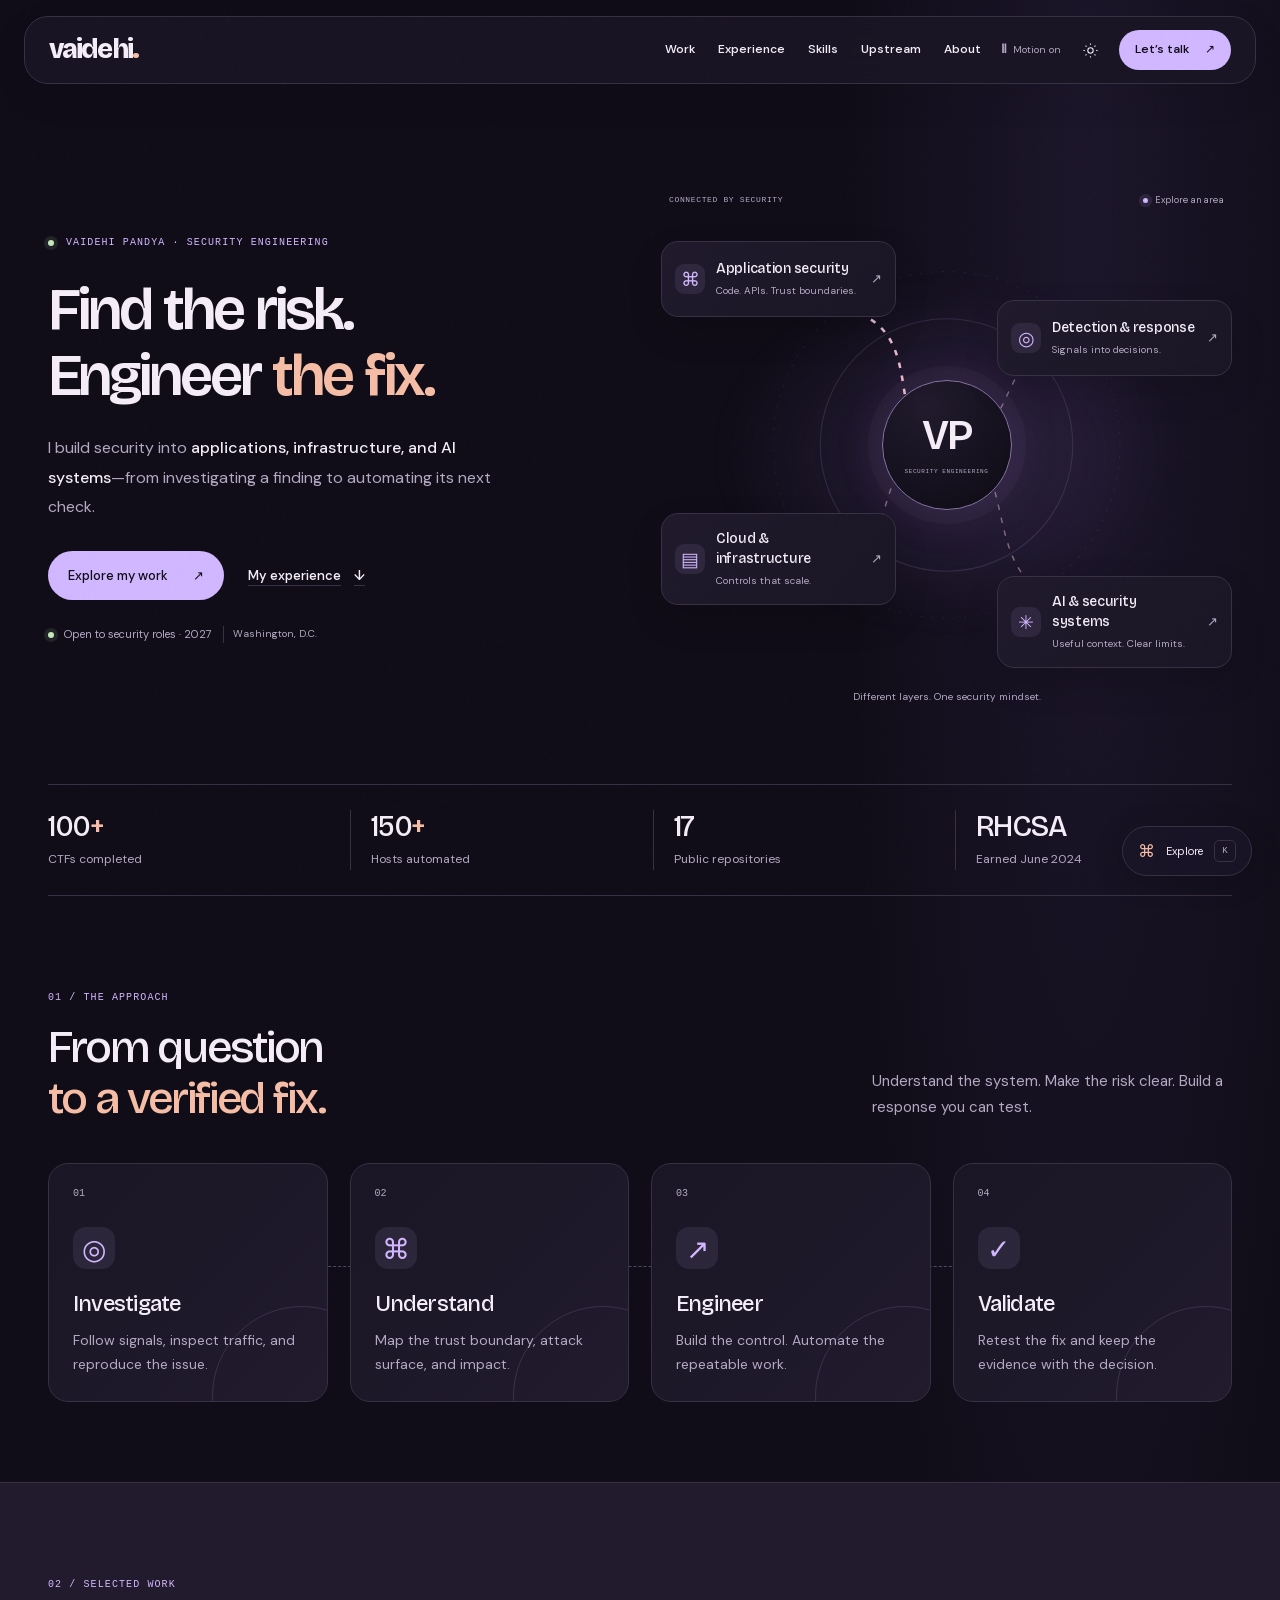
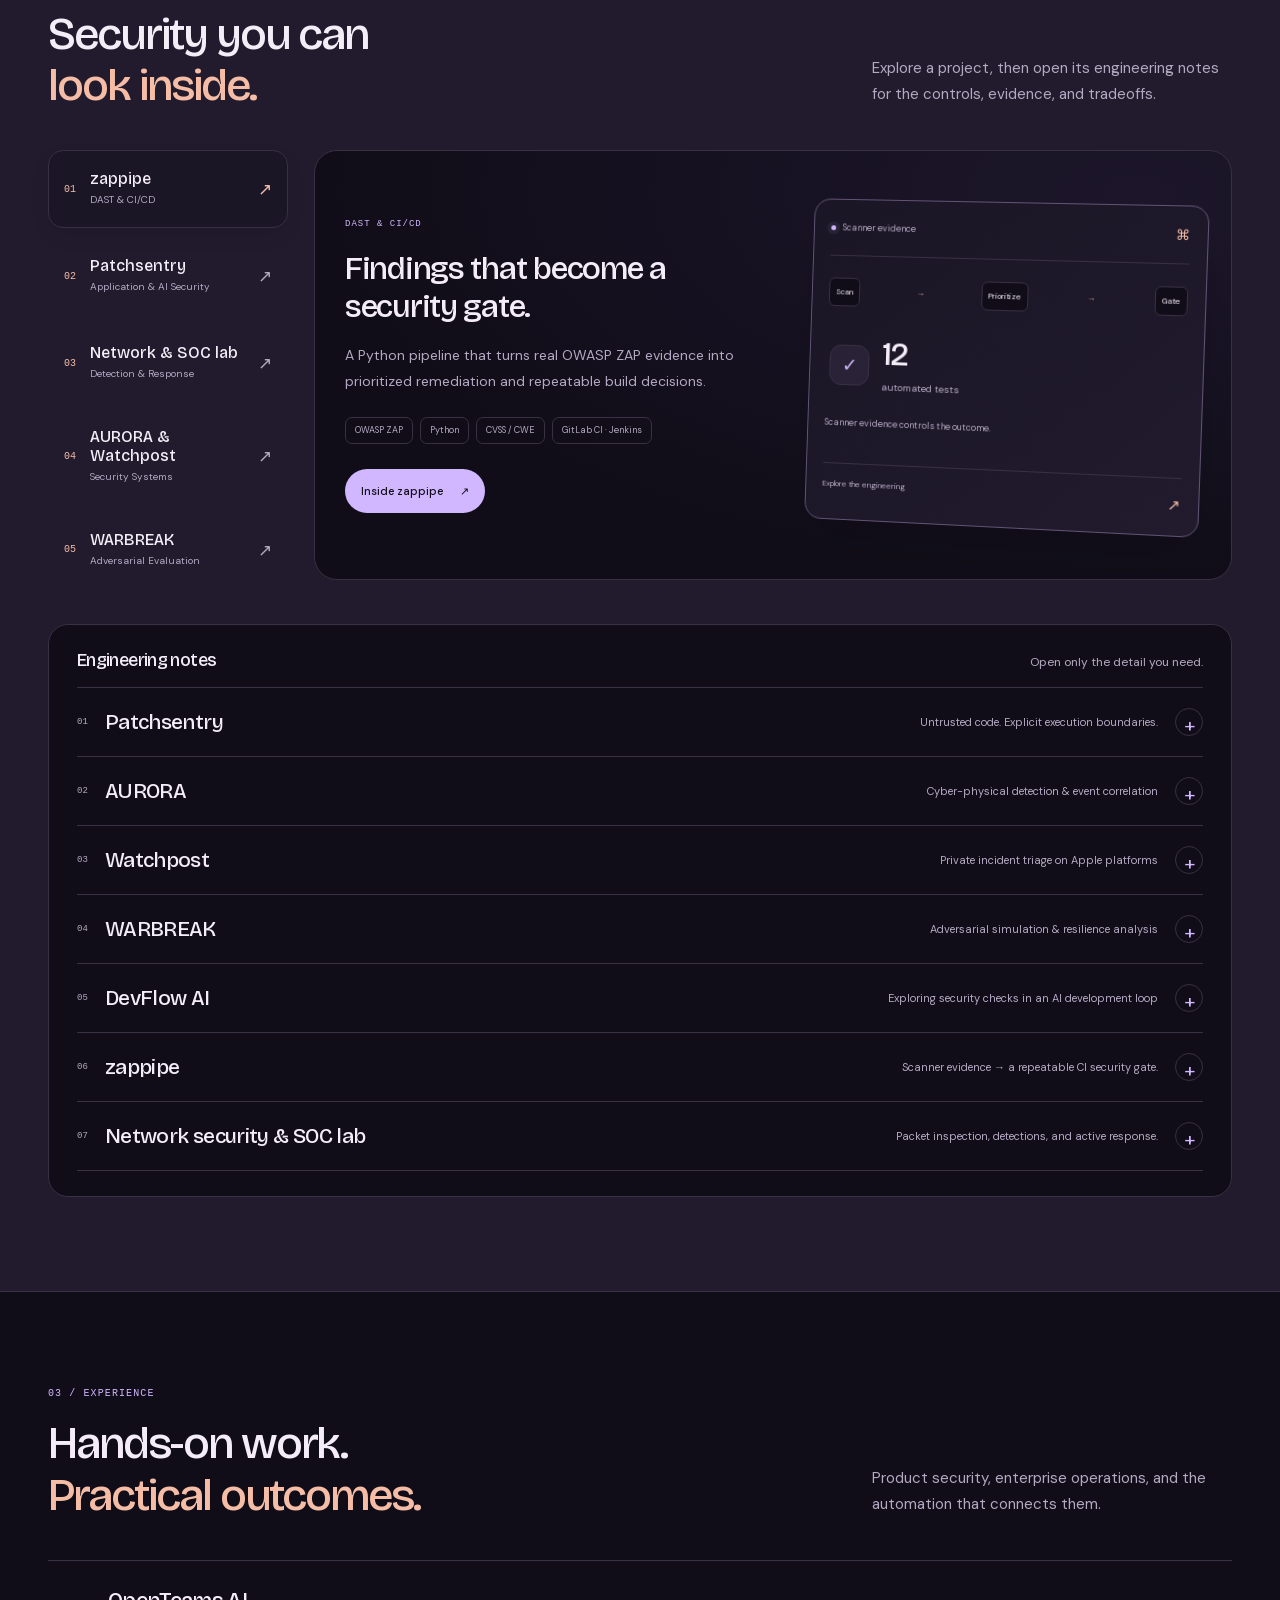
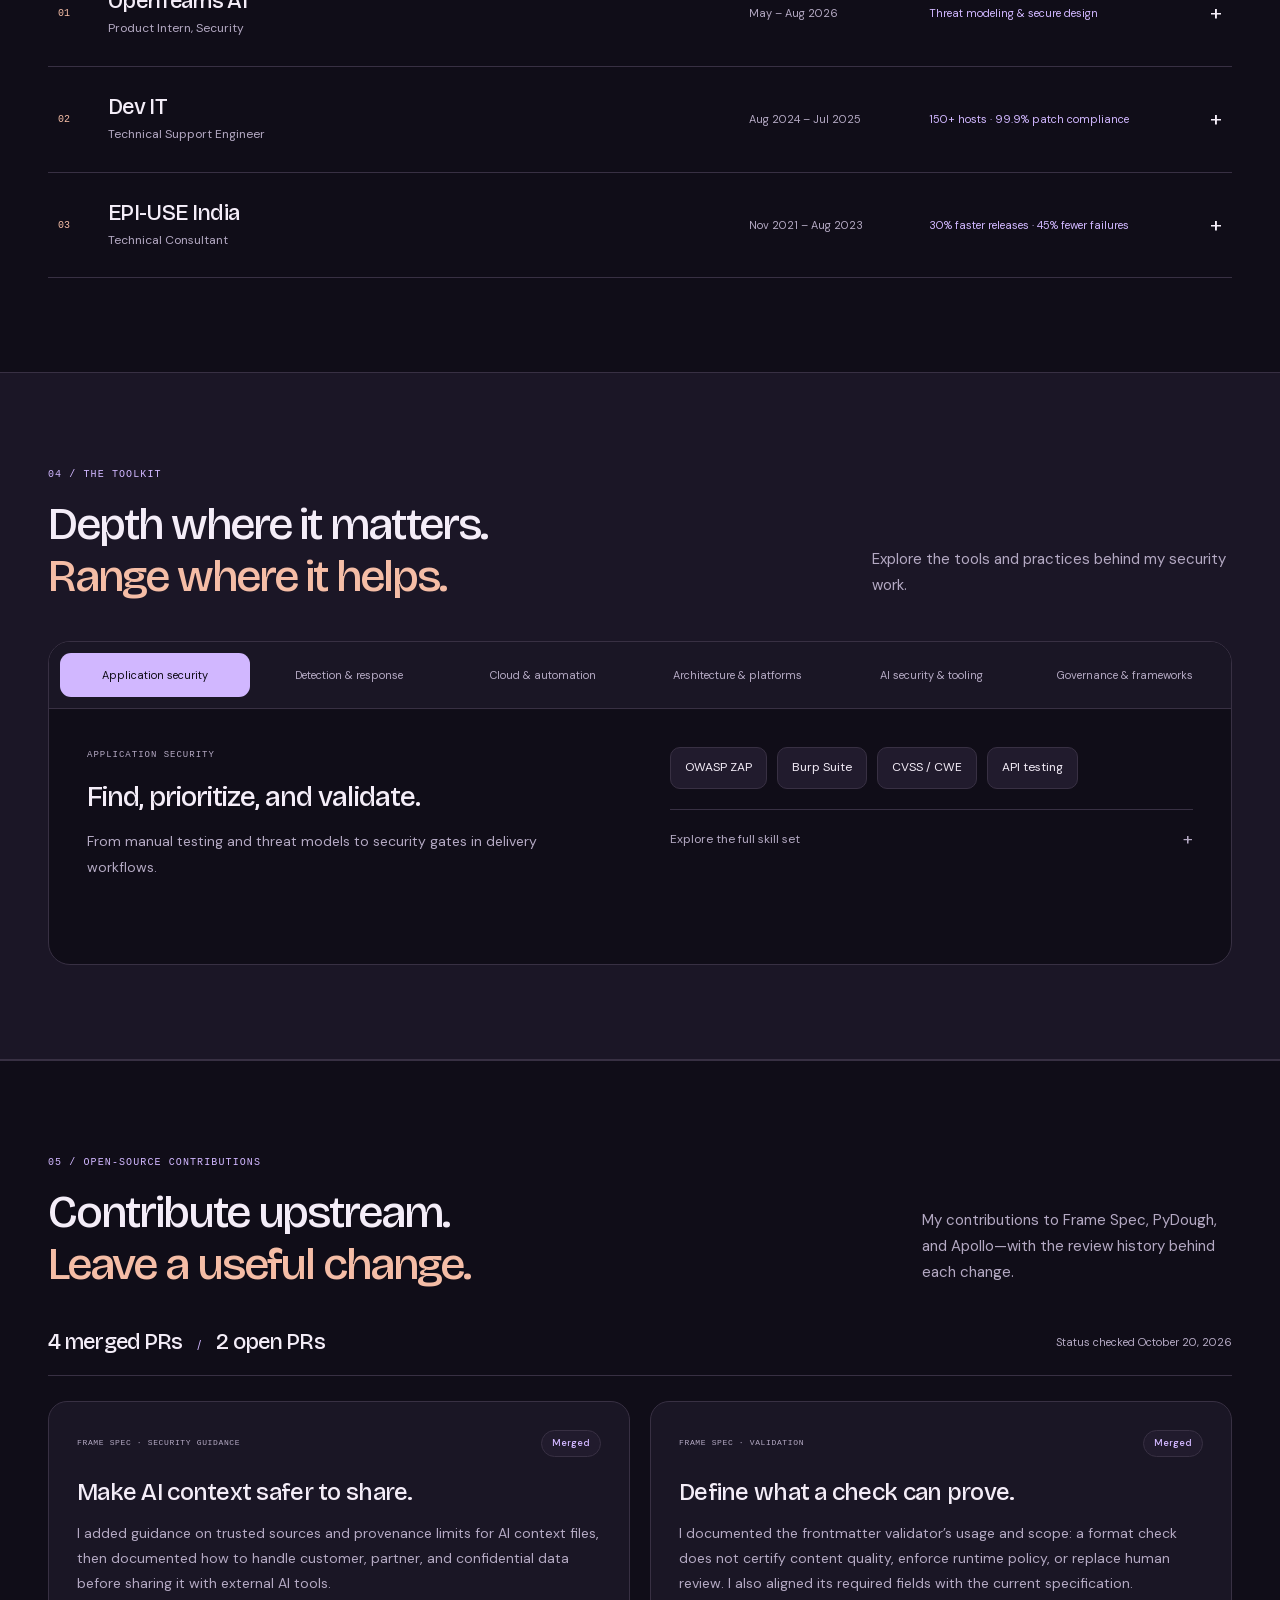
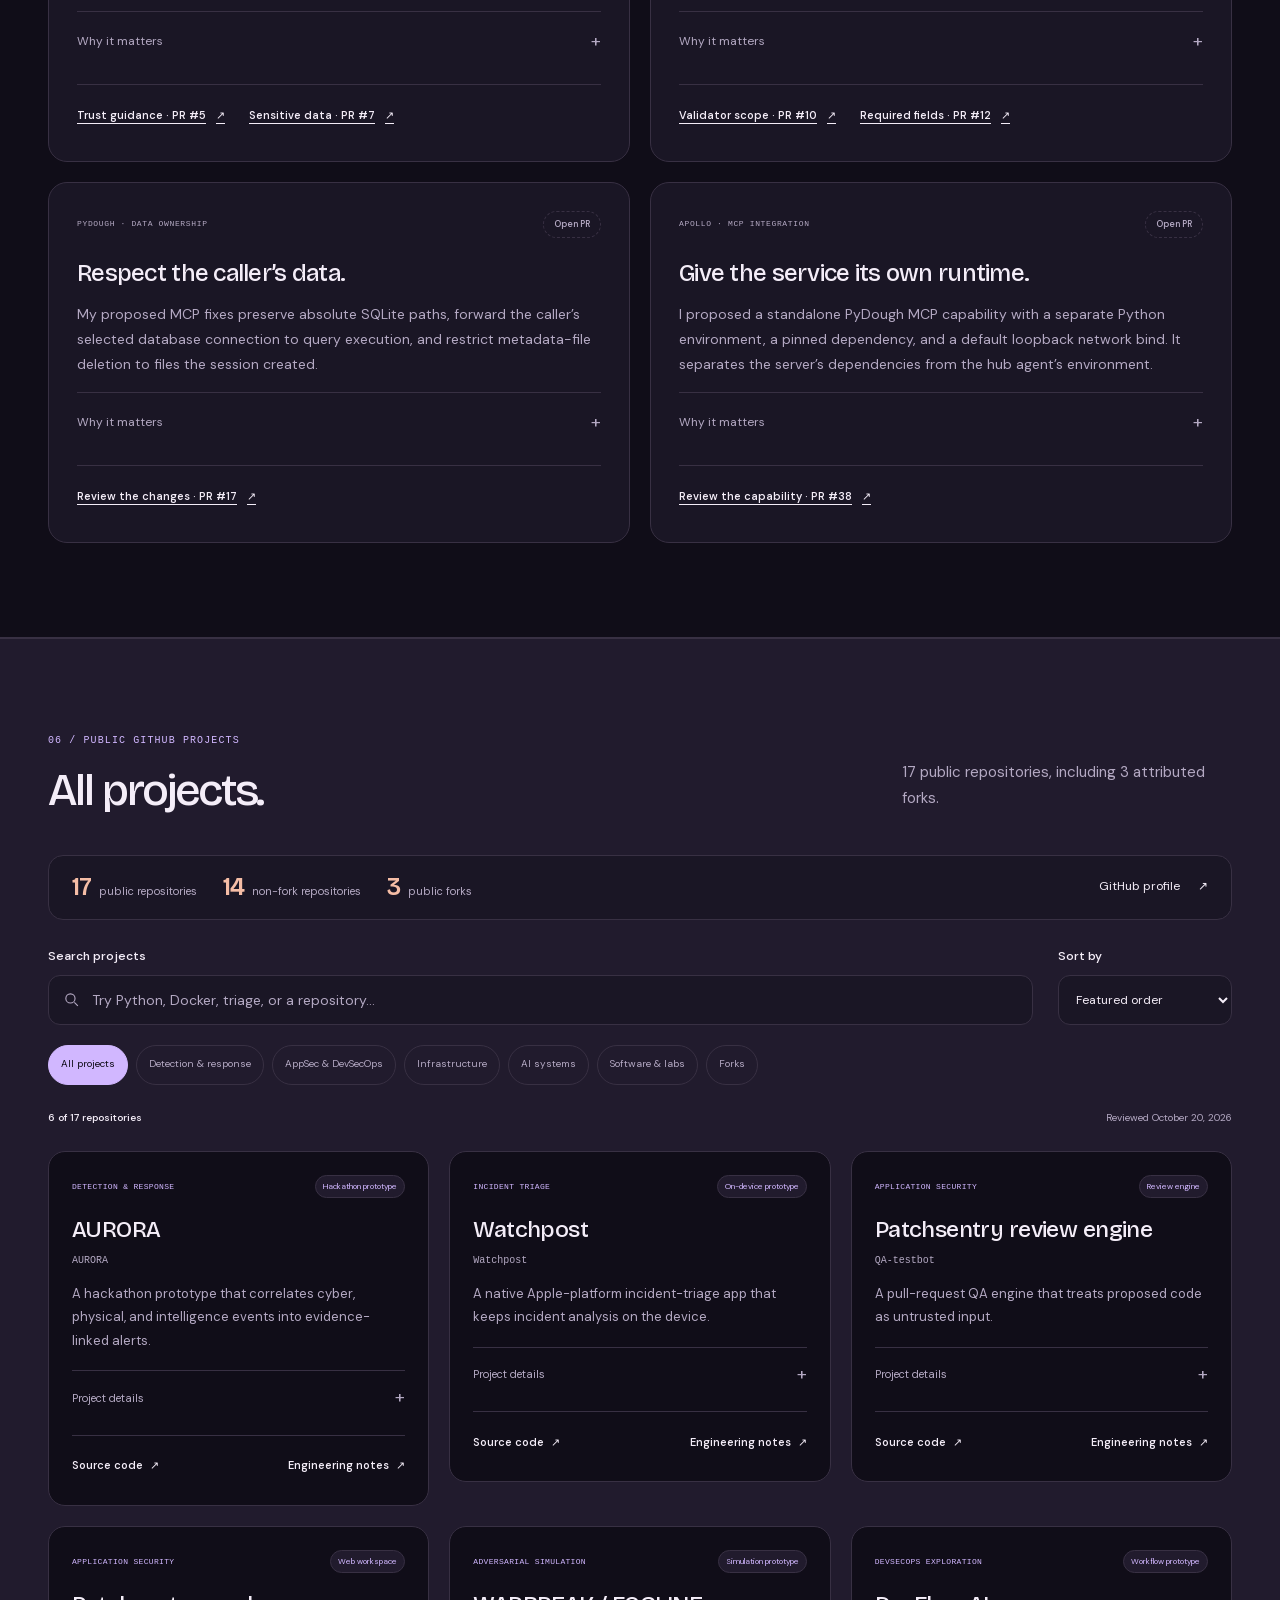
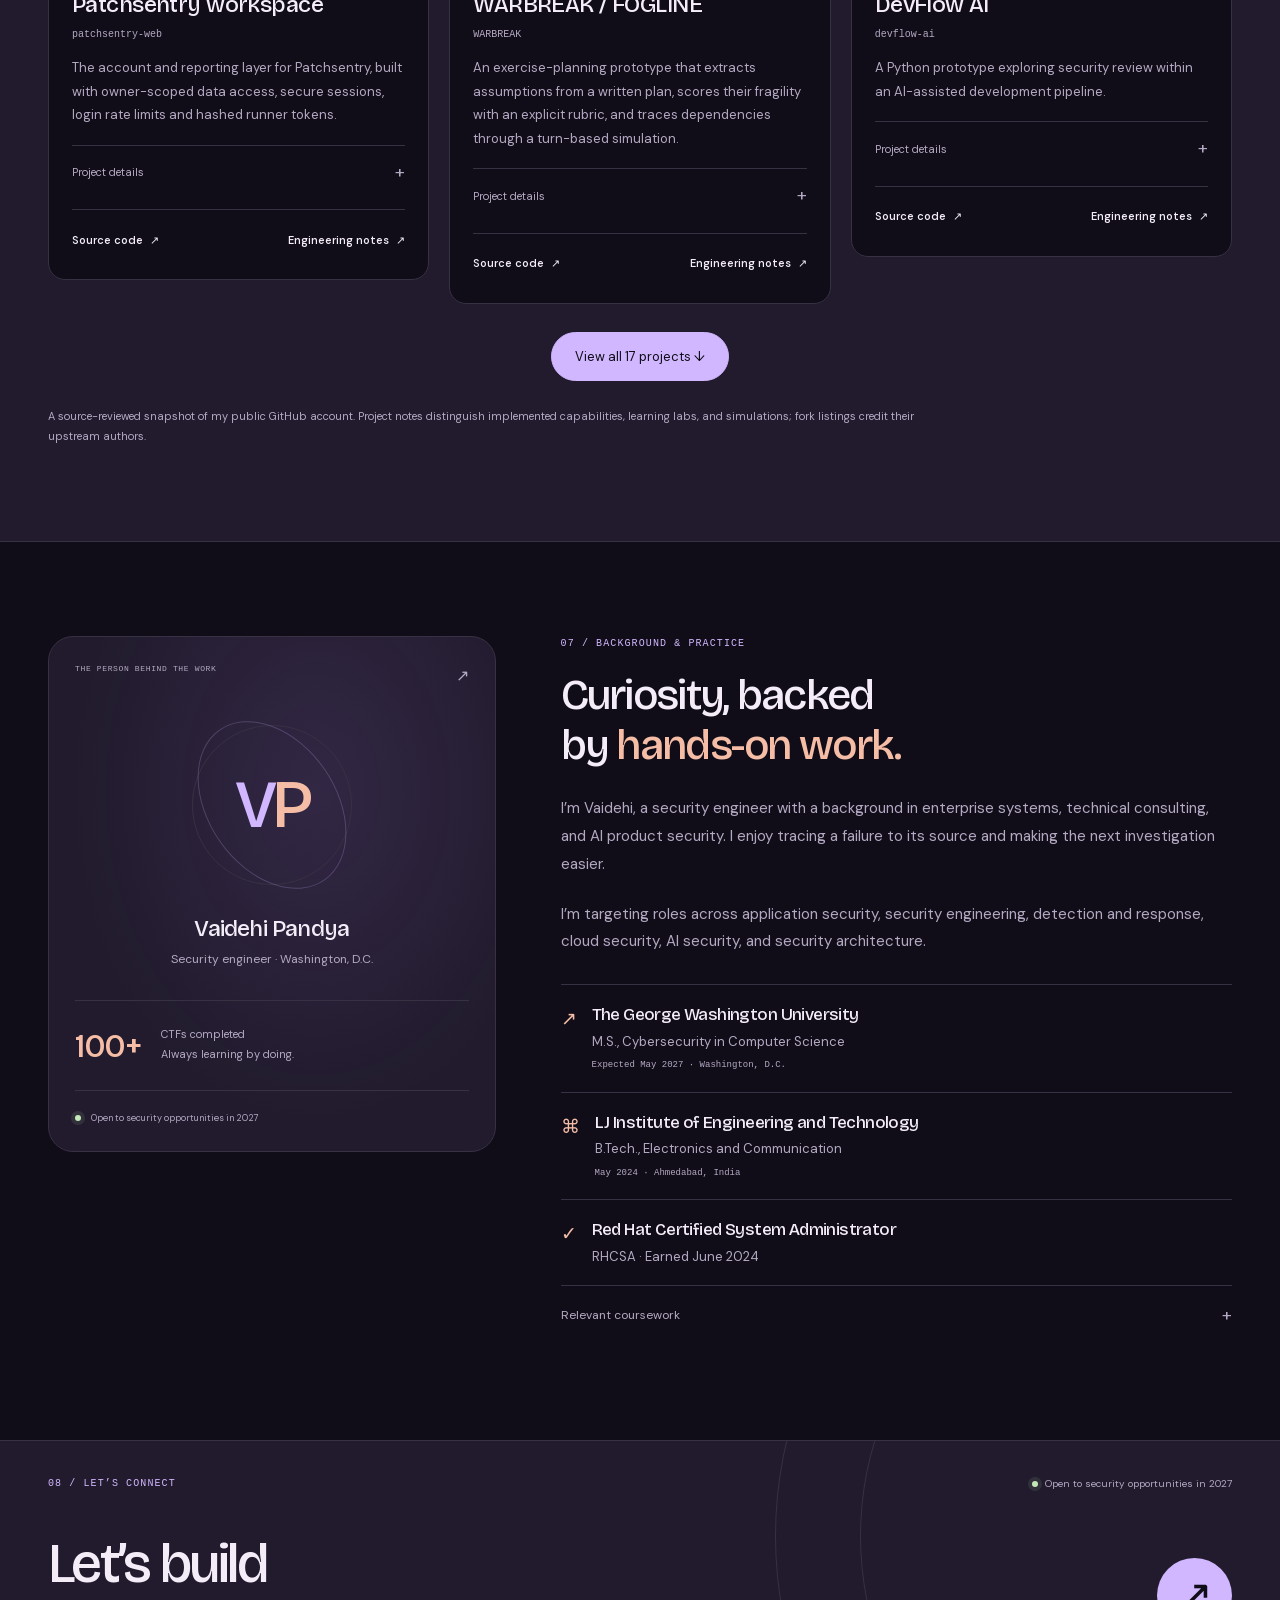
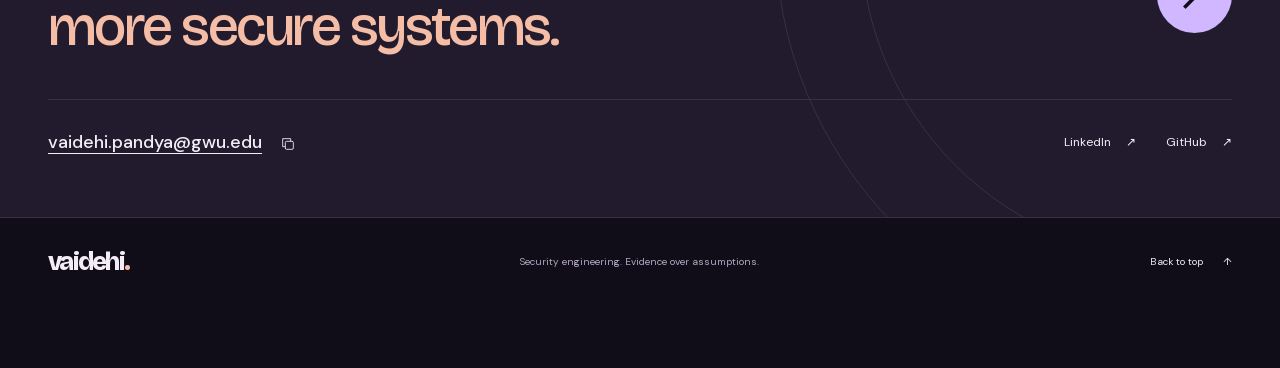
<file: index.html>
<!doctype html>
<html lang="en" data-theme="dark" data-motion="off">
<head>
  <meta charset="utf-8">
  <meta name="viewport" content="width=device-width, initial-scale=1, viewport-fit=cover">
  <meta name="theme-color" content="#100d18">
  <title>Vaidehi Pandya — Security Engineering</title>
  <meta name="description" content="Vaidehi Pandya: application security, detection and response, cloud automation, and AI security. Explore projects, experience, upstream contributions, and 100+ CTFs of hands-on practice.">
  <link rel="canonical" href="https://vaidehi2510.github.io/">
  <meta property="og:type" content="website">
  <meta property="og:title" content="Vaidehi Pandya — Security Engineering">
  <meta property="og:description" content="Security-focused engineering across detection, application security, infrastructure automation, and AI. Explore every public project.">
  <meta property="og:url" content="https://vaidehi2510.github.io/">
  <meta property="og:image" content="https://vaidehi2510.github.io/social-preview.png?v=security-studio-1">
  <meta property="og:image:width" content="1200">
  <meta property="og:image:height" content="630">
  <meta property="og:image:alt" content="Vaidehi Pandya. Find the risk. Engineer the fix.">
  <meta name="twitter:card" content="summary_large_image">
  <script type="application/ld+json">
    {"@context":"https://schema.org","@type":"Person","name":"Vaidehi Pandya","url":"https://vaidehi2510.github.io/","description":"Security-focused engineer building detection, incident triage, application security, and infrastructure automation projects.","sameAs":["https://www.linkedin.com/in/vaidehi-pandya/","https://github.com/Vaidehi2510"]}
  </script>
  <link rel="icon" type="image/svg+xml" href="favicon.svg?v=security-studio-1">
  <link rel="preload" href="assets/fonts/bricolage-grotesque-latin.woff2" as="font" type="font/woff2" crossorigin>
  <link rel="preload" href="assets/fonts/dm-sans-latin.woff2" as="font" type="font/woff2" crossorigin>
  <script>
    try {
      var theme = localStorage.getItem('vp-theme');
      var motion = localStorage.getItem('vp-motion');
      document.documentElement.dataset.theme = theme === 'dark' || theme === 'light' ? theme : 'dark';
      document.documentElement.dataset.motion = motion === 'off' || motion === 'on' ? motion : (matchMedia('(prefers-reduced-motion: reduce)').matches ? 'off' : 'on');
    } catch (e) {
      document.documentElement.dataset.motion = matchMedia('(prefers-reduced-motion: reduce)').matches ? 'off' : 'on';
    }
  </script>
  <link rel="stylesheet" href="styles.css?v=security-studio-1">
  <link rel="stylesheet" href="experience.css?v=security-studio-1">
  <link rel="stylesheet" href="studio.css?v=security-studio-1">
  <script src="script.js?v=security-studio-1" defer></script>
  <script src="projects.js?v=security-studio-1" defer></script>
  <script src="experience.js?v=security-studio-1" defer></script>
  <script src="navigator.js?v=security-studio-1" defer></script>
  <script src="interactions.js?v=security-studio-1" defer></script>
</head>
<body>
  <a class="skip-link" href="#main">Skip to content</a>
  <div id="reading-progress" aria-hidden="true"></div>
  <div class="cursor-halo" aria-hidden="true"></div>
  <header class="site-header"><div class="wrap header-inner">
    <a class="wordmark" href="#top" aria-label="Vaidehi Pandya, home">vaidehi<span>.</span></a>
    <nav class="main-nav" id="primary-nav" aria-label="Main navigation"><a href="#work" data-nav>Work</a><a href="#experience" data-nav>Experience</a><a href="#skills" data-nav>Skills</a><a href="#upstream" data-nav>Upstream</a><a href="#about" data-nav>About</a></nav>
    <div class="header-actions"><button id="motion-toggle" class="utility requires-js" type="button" aria-label="Pause animations" aria-pressed="false" hidden><span class="motion-icon" aria-hidden="true">Ⅱ</span><span data-motion-label>Motion on</span></button><button id="theme-toggle" class="theme-toggle requires-js" type="button" aria-label="Switch to light theme" hidden><svg viewBox="0 0 24 24" aria-hidden="true"><g class="theme-sun"><circle cx="12" cy="12" r="3.8"/><path d="M12 2v2m0 16v2M2 12h2m16 0h2M5 5l1.4 1.4m11.2 11.2L19 19M5 19l1.4-1.4M17.6 6.4 19 5"/></g><path class="theme-moon" d="M20.3 15.6A8.6 8.6 0 0 1 8.4 3.7a8.6 8.6 0 1 0 11.9 11.9Z"/></svg><span class="sr-only" data-theme-label>Light</span></button><a class="header-contact" href="#contact">Let’s talk <span aria-hidden="true">↗</span></a><button class="nav-menu-toggle requires-js" id="nav-menu-toggle" aria-controls="primary-nav" aria-expanded="false" aria-label="Open navigation" hidden><span>Menu</span><i aria-hidden="true"></i></button></div>
  </div></header>
  <main id="main">
    <section class="hero wrap" id="top" aria-labelledby="hero-heading">
      <div class="hero-copy"><p class="eyebrow"><span class="status-dot" aria-hidden="true"></span> VAIDEHI PANDYA · SECURITY ENGINEERING</p><h1 id="hero-heading"><span class="hero-line">Find the risk.</span><span class="hero-line">Engineer <em>the fix.</em></span></h1><p class="hero-intro">I build security into <strong>applications, infrastructure, and AI systems</strong>—from investigating a finding to automating its next check.</p><div class="hero-actions"><a class="button button-dark" href="#work" data-magnetic>Explore my work <span aria-hidden="true">↗</span></a><a class="text-link" href="#experience">My experience <span aria-hidden="true">↓</span></a></div><div class="availability"><span class="status-dot" aria-hidden="true"></span>Open to security roles · 2027<span class="availability-location">Washington, D.C.</span></div></div>
      <div class="security-map" aria-label="Explore the security areas behind my work"><div class="map-topline"><span class="mono">CONNECTED BY SECURITY</span><span class="map-status"><i aria-hidden="true"></i> Explore an area</span></div><svg class="map-connections" viewBox="0 0 520 460" aria-hidden="true"><defs><linearGradient id="connection-gradient"><stop stop-color="#d1b7ff"/><stop offset="1" stop-color="#f5bda6"/></linearGradient></defs><circle class="map-orbit" cx="260" cy="235" r="115"/><circle class="map-orbit outer" cx="260" cy="235" r="158"/><path data-flow="work-tab-zappipe" d="M145 110C260 110 190 235 260 235"/><path data-flow="work-tab-soc" d="M380 140C300 140 330 235 260 235"/><path data-flow="work-tab-patchsentry" d="M140 350C230 350 180 235 260 235"/><path data-flow="work-tab-aurora" d="M380 375C280 375 335 235 260 235"/></svg><div class="map-core" aria-hidden="true"><span>VP</span><small>SECURITY ENGINEERING</small></div><a class="map-card map-appsec" href="#work-panel-zappipe" data-area-target="work-tab-zappipe"><span class="map-symbol" aria-hidden="true">⌘</span><span><strong>Application security</strong><small>Code. APIs. Trust boundaries.</small></span><i aria-hidden="true">↗</i></a><a class="map-card map-detection" href="#work-panel-soc" data-area-target="work-tab-soc"><span class="map-symbol" aria-hidden="true">◎</span><span><strong>Detection &amp; response</strong><small>Signals into decisions.</small></span><i aria-hidden="true">↗</i></a><a class="map-card map-cloud" href="#work-panel-patchsentry" data-area-target="work-tab-patchsentry"><span class="map-symbol" aria-hidden="true">▤</span><span><strong>Cloud &amp; infrastructure</strong><small>Controls that scale.</small></span><i aria-hidden="true">↗</i></a><a class="map-card map-ai" href="#work-panel-aurora" data-area-target="work-tab-aurora"><span class="map-symbol" aria-hidden="true">✳</span><span><strong>AI &amp; security systems</strong><small>Useful context. Clear limits.</small></span><i aria-hidden="true">↗</i></a><p class="map-caption">Different layers. One security mindset.</p></div>
    </section>
    <section class="proof-strip wrap" aria-label="Experience at a glance"><a href="#about"><strong>100<span>+</span></strong><span>CTFs completed</span></a><a href="#experience"><strong>150<span>+</span></strong><span>Hosts automated</span></a><a href="#projects"><strong>17</strong><span>Public repositories</span></a><a href="#about"><strong>RHCSA</strong><span>Earned June 2024</span></a></section>
    <section class="workflow-section section-pad" aria-labelledby="workflow-heading"><div class="wrap"><div class="section-heading reveal"><div><p class="eyebrow">01 / THE APPROACH</p><h2 id="workflow-heading">From question<br><span class="muted-heading">to a verified fix.</span></h2></div><p>Understand the system. Make the risk clear. Build a response you can test.</p></div><div class="workflow-track"><article class="workflow-step reveal"><span class="step-number">01</span><span class="step-glyph" aria-hidden="true">◎</span><h3>Investigate</h3><p>Follow signals, inspect traffic, and reproduce the issue.</p></article><article class="workflow-step reveal"><span class="step-number">02</span><span class="step-glyph" aria-hidden="true">⌘</span><h3>Understand</h3><p>Map the trust boundary, attack surface, and impact.</p></article><article class="workflow-step reveal"><span class="step-number">03</span><span class="step-glyph" aria-hidden="true">↗</span><h3>Engineer</h3><p>Build the control. Automate the repeatable work.</p></article><article class="workflow-step reveal"><span class="step-number">04</span><span class="step-glyph" aria-hidden="true">✓</span><h3>Validate</h3><p>Retest the fix and keep the evidence with the decision.</p></article></div></div></section>
<section class="work-section section-pad" id="work" aria-labelledby="work-heading"><div class="wrap"><div class="section-heading reveal"><div><p class="eyebrow">02 / SELECTED WORK</p><h2 id="work-heading">Security you can<br><span class="muted-heading">look inside.</span></h2></div><p>Explore a project, then open its engineering notes for the controls, evidence, and tradeoffs.</p></div><div class="workbench reveal" data-tab-group><div class="panel-tabs work-tabs requires-js" role="tablist" aria-label="Selected security projects" aria-orientation="vertical" hidden><button role="tab" id="work-tab-zappipe" aria-controls="work-panel-zappipe" aria-selected="true" tabindex="0"><span>01</span><span><strong>zappipe</strong><small>DAST &amp; CI/CD</small></span><i aria-hidden="true">↗</i></button><button role="tab" id="work-tab-patchsentry" aria-controls="work-panel-patchsentry" aria-selected="false" tabindex="-1"><span>02</span><span><strong>Patchsentry</strong><small>Application &amp; AI Security</small></span><i aria-hidden="true">↗</i></button><button role="tab" id="work-tab-soc" aria-controls="work-panel-soc" aria-selected="false" tabindex="-1"><span>03</span><span><strong>Network & SOC lab</strong><small>Detection & Response</small></span><i aria-hidden="true">↗</i></button><button role="tab" id="work-tab-aurora" aria-controls="work-panel-aurora" aria-selected="false" tabindex="-1"><span>04</span><span><strong>AURORA & Watchpost</strong><small>Security Systems</small></span><i aria-hidden="true">↗</i></button><button role="tab" id="work-tab-warbreak" aria-controls="work-panel-warbreak" aria-selected="false" tabindex="-1"><span>05</span><span><strong>WARBREAK</strong><small>Adversarial Evaluation</small></span><i aria-hidden="true">↗</i></button></div><div class="work-panels"><section class="work-panel" id="work-panel-zappipe" role="tabpanel" aria-labelledby="work-tab-zappipe" tabindex="0"><div class="work-panel-copy"><p class="eyebrow">DAST & CI/CD</p><h3>Findings that become a security gate.</h3><p>A Python pipeline that turns real OWASP ZAP evidence into prioritized remediation and repeatable build decisions.</p><div class="panel-tags"><span>OWASP ZAP</span><span>Python</span><span>CVSS / CWE</span><span>GitLab CI · Jenkins</span></div><a href="#zappipe" class="button button-dark" data-case-link>Inside zappipe <span aria-hidden="true">↗</span></a></div><div class="project-system" aria-label="Scanner evidence"><div class="system-bar"><span class="system-dot"></span>Scanner evidence<span class="system-icon" aria-hidden="true">⌘</span></div><div class="system-flow"><span>Scan</span><i aria-hidden="true">→</i><span>Prioritize</span><i aria-hidden="true">→</i><span>Gate</span></div><div class="system-result"><div class="result-mark" aria-hidden="true">✓</div><div><strong>12</strong><span>automated tests</span></div></div><p class="system-note">Scanner evidence controls the outcome.</p><div class="system-footer"><span>Explore the engineering</span><span aria-hidden="true">↗</span></div></div></section><section class="work-panel" id="work-panel-patchsentry" role="tabpanel" aria-labelledby="work-tab-patchsentry" tabindex="0"><div class="work-panel-copy"><p class="eyebrow">APPLICATION & AI SECURITY</p><h3>A code review you can trace.</h3><p>Five specialist agents review with bounded tools, citation checks, isolated execution, and a local-model option.</p><div class="panel-tags"><span>TypeScript</span><span>Docker</span><span>LLM agents</span><span>Local models</span></div><a href="#patchsentry" class="button button-dark" data-case-link>Inside Patchsentry <span aria-hidden="true">↗</span></a></div><div class="project-system" aria-label="Evidence-linked review"><div class="system-bar"><span class="system-dot"></span>Evidence-linked review<span class="system-icon" aria-hidden="true">⌘</span></div><div class="system-flow"><span>Review</span><i aria-hidden="true">→</i><span>Cite</span><i aria-hidden="true">→</i><span>Verify</span></div><div class="system-result"><div class="result-mark" aria-hidden="true">✓</div><div><strong>5</strong><span>specialist agents</span></div></div><p class="system-note">244 tests · 77.8% coverage</p><div class="system-footer"><span>Explore the engineering</span><span aria-hidden="true">↗</span></div></div></section><section class="work-panel" id="work-panel-soc" role="tabpanel" aria-labelledby="work-tab-soc" tabindex="0"><div class="work-panel-copy"><p class="eyebrow">DETECTION & RESPONSE</p><h3>From packet to response.</h3><p>Packet-level inspection connects to a Wazuh and pfSense lab for detections, rule tuning, and active response.</p><div class="panel-tags"><span>Python · Scapy</span><span>Wazuh</span><span>pfSense</span><span>Packet analysis</span></div><a href="#soc-lab" class="button button-dark" data-case-link>Inside the SOC lab <span aria-hidden="true">↗</span></a></div><div class="project-system" aria-label="Lab workflow"><div class="system-bar"><span class="system-dot"></span>Lab workflow<span class="system-icon" aria-hidden="true">⌘</span></div><div class="system-flow"><span>Inspect</span><i aria-hidden="true">→</i><span>Detect</span><i aria-hidden="true">→</i><span>Respond</span></div><div class="system-result"><div class="result-mark" aria-hidden="true">✓</div><div><strong>5</strong><span>protocols inspected</span></div></div><p class="system-note">Ethernet · IPv4 · TCP · UDP · ICMP</p><div class="system-footer"><span>Explore the engineering</span><span aria-hidden="true">↗</span></div></div></section><section class="work-panel" id="work-panel-aurora" role="tabpanel" aria-labelledby="work-tab-aurora" tabindex="0"><div class="work-panel-copy"><p class="eyebrow">SECURITY SYSTEMS</p><h3>Give the signal its context.</h3><p>Threat retrieval and cyber-physical correlation, with a separate on-device project for private incident triage.</p><div class="panel-tags"><span>Python · FAISS</span><span>FastAPI</span><span>Swift</span><span>Local inference</span></div><a href="#aurora" class="button button-dark" data-case-link>Inside AURORA <span aria-hidden="true">↗</span></a></div><div class="project-system" aria-label="Threat knowledge"><div class="system-bar"><span class="system-dot"></span>Threat knowledge<span class="system-icon" aria-hidden="true">⌘</span></div><div class="system-flow"><span>Correlate</span><i aria-hidden="true">→</i><span>Retrieve</span><i aria-hidden="true">→</i><span>Triage</span></div><div class="system-result"><div class="result-mark" aria-hidden="true">✓</div><div><strong>3,557</strong><span>threat records</span></div></div><p class="system-note">DC Critical Ops Hackathon 2026</p><div class="system-footer"><span>Explore the engineering</span><span aria-hidden="true">↗</span></div></div></section><section class="work-panel" id="work-panel-warbreak" role="tabpanel" aria-labelledby="work-tab-warbreak" tabindex="0"><div class="work-panel-copy"><p class="eyebrow">ADVERSARIAL EVALUATION</p><h3>Test the assumptions first.</h3><p>An evaluation workflow extracts hidden assumptions and challenges the most fragile part of a plan.</p><div class="panel-tags"><span>FastAPI</span><span>Next.js</span><span>Gemini</span><span>Evaluation harness</span></div><a href="#warbreak" class="button button-dark" data-case-link>Inside WARBREAK <span aria-hidden="true">↗</span></a></div><div class="project-system" aria-label="Scenario analysis"><div class="system-bar"><span class="system-dot"></span>Scenario analysis<span class="system-icon" aria-hidden="true">⌘</span></div><div class="system-flow"><span>Extract</span><i aria-hidden="true">→</i><span>Challenge</span><i aria-hidden="true">→</i><span>Evaluate</span></div><div class="system-result"><div class="result-mark" aria-hidden="true">✓</div><div><strong>0–100</strong><span>fragility scale</span></div></div><p class="system-note">SCSP AI+ Expo 2026</p><div class="system-footer"><span>Explore the engineering</span><span aria-hidden="true">↗</span></div></div></section></div></div><div class="case-studies" aria-labelledby="case-studies-heading"><div class="case-studies-heading"><h3 id="case-studies-heading">Engineering notes</h3><p>Open only the detail you need.</p></div>          <details class="case-study" id="patchsentry">
  <summary class="case-summary">
    <span class="case-number">01</span>
    <span class="case-summary-title">Patchsentry</span>
    <span class="case-summary-note">Untrusted code. Explicit execution boundaries.</span>
    <span class="case-toggle" aria-hidden="true">+</span>
  </summary>
  <div class="case-detail">
    <p class="case-overview">A pull-request QA engine and web workspace built around a security question: how do you inspect proposed code without handing it the privileges of the system reviewing it?</p>
    <dl class="case-facts">
      <div><dt>Focus</dt><dd>Application security &amp; secure CI/CD</dd></div>
      <div><dt>Stack</dt><dd>Node.js · Docker · GitHub Actions · Next.js · PostgreSQL</dd></div>
      <div><dt>Source</dt><dd>QA-testbot + patchsentry-web</dd></div>
    </dl>
    <div class="case-story-grid">
      <section class="story-block">
        <h3>Separate code from privilege</h3>
        <p>A proposed change can alter tests, filenames and application behavior. The workflow separates privileged source preparation from execution, then runs configured tests in a container with no network, a read-only source mount, a non-root user and dropped Linux capabilities.</p>
        <p>Process, memory and CPU limits bound the work. Archive extraction checks a SHA-256 attestation and rejects traversal, links and oversized source bundles before execution.</p>
      </section>
      <section class="story-block">
        <h3>Bind trust to the revision</h3>
        <p>Evidence and human decisions refer to the exact commit being reviewed. A decision needs the matching revision, a planned check, an authorized responder and a reason; a previous commit’s approval cannot resolve a new change.</p>
        <p>AI findings remain separate from deterministic test results. Optional local inference accepts loopback endpoints, rejects redirects and has no cloud fallback.</p>
      </section>
      <section class="story-block">
        <h3>Keep accounts and runners scoped</h3>
        <p>The web workspace uses owner-scoped database queries, exact Origin checks, secure session cookies and persistent login rate limits. Project runner tokens are random, stored as hashes and invalidated on rotation.</p>
        <p>An outbound connector executes a fixed reviewed command only after local enrollment. Its policy constrains the repository, preview origins, browsers, AI backend and budget. The public web server does not execute product PR code.</p>
      </section>
      <section class="story-block">
        <h3>Check the failure paths</h3>
        <p>Repository tests exercise path traversal, symlink escape, stale revisions, credential filtering, cross-account access, token rotation and malformed reports. These are specific controls with inspectable implementation and test sources.</p>
        <p>Deployment still depends on a trusted runner, configured suites and authorized integrations. AI review is not a security audit; report redaction is pattern-based, and the web beta does not yet provide email verification or password-recovery delivery.</p>
      </section>
<section class="story-block"><h3>Review and evaluation</h3><p>Five specialist agents use bounded tool loops, citation checks, read-only repository access, and budget caps. The review tooling has 244 tests with 77.8% coverage. Local-model operation through Ollama or LM Studio has no cloud fallback.</p><p>Desktop and mobile browser checks include accessibility testing with axe-core. These accessibility checks are separate from security review and independent test evidence.</p></section>
<section class="story-block"><h3>A separate cloud-native companion</h3><p>A Java/Spring Boot companion service uses idempotent REST APIs, optimistic locking, Redis rate limiting, and SHA-256-hashed tokens. Docker and Kubernetes provide health probes and autoscaling from two to six pods.</p><p>Its 39 Testcontainers tests cover PostgreSQL, MongoDB, and Redis. This service is separate from the Node.js review engine and Next.js workspace.</p></section>
    </div>
    <div class="case-evidence" aria-label="Implemented Patchsentry security boundaries">
      <div class="evidence-item"><strong>Non-root</strong><span>restricted container execution</span></div>
      <div class="evidence-item"><strong>Read-only</strong><span>product source mounts</span></div>
      <div class="evidence-item"><strong>Exact SHA</strong><span>revision-bound evidence and decisions</span></div>
      <div class="evidence-item"><strong>Local opt-in</strong><span>runner execution policy</span></div>
    </div>
    <div class="case-actions">
      <a href="https://github.com/Vaidehi2510/QA-testbot">Inspect the QA engine <span aria-hidden="true">↗</span></a>
      <a href="https://github.com/Vaidehi2510/patchsentry-web">Inspect the web workspace <span aria-hidden="true">↗</span></a>
      <a href="https://github.com/Vaidehi2510/QA-testbot/blob/main/test/executor.test.js">Read the isolation tests <span aria-hidden="true">↗</span></a>
    </div>
  </div>
</details>

<details class="case-study" id="aurora">
  <summary class="case-summary">
    <span class="case-number">02</span>
    <span class="case-summary-title">AURORA</span>
    <span class="case-summary-note">Cyber-physical detection &amp; event correlation</span>
    <span class="case-toggle" aria-hidden="true">+</span>
  </summary>
  <div class="case-detail">
    <p class="case-overview">A cyber-physical threat correlation prototype that connects network, physical-security, and intelligence events into evidence-linked alerts for analyst review.</p>
    <dl class="case-facts">
      <div><dt>Role</dt><dd>Builder</dd></div>
      <div><dt>Context</dt><dd>DC Critical Ops Hackathon 2026</dd></div>
      <div><dt>Stack</dt><dd>Python · FastAPI · SQLite · NetworkX · React</dd></div>
    </dl>
    <div class="case-story-grid">
      <section class="story-block">
        <h3>The security problem</h3>
        <p>A network scan, a badge anomaly, and a relevant intelligence report can look unrelated in separate tools. AURORA explores how to bring those signals together with enough context for an analyst to investigate.</p>
      </section>
      <section class="story-block">
        <h3>Build a correlation pipeline</h3>
        <p>The engine normalizes events from SQLite and scores relationships using timing, location, semantic similarity, shared entities, anomaly support, and event compatibility. NetworkX groups connected events; gradient boosting and a rule score rank the resulting clusters.</p>
        <p>Supporting historical records and event-level evidence travel with each alert, so the output can be inspected beyond its headline.</p>
      </section>
      <section class="story-block">
        <h3>Connect analysis to an operator</h3>
        <p>A FastAPI backend serves a React dashboard with event, alert, map, and raw-data views. Optional AI analyst and voice integrations support follow-up questions. A separate vision prototype compares DINOv2 frame embeddings with a normal baseline and uses SAM to locate anomalies.</p>
      </section>
      <section class="story-block">
        <h3>Test the prototype in context</h3>
        <p>The repository includes an offline test that checks whether the engine finds a simulated cluster. The dashboard distinguishes demo events from its live database mode.</p>
        <p>This is a hackathon prototype with historical and simulated data. Its published vision results use synthetic demo frames; they are not a production detection benchmark.</p>
      </section>
<section class="story-block"><h3>Threat knowledge retrieval</h3><p>For the DC Critical Ops Hackathon 2026, I worked on a 3,557-record threat knowledge base, including CISA KEV, ICS advisories, and MITRE ATT&amp;CK for ICS. Embeddings and FAISS connect incoming signals to related threat context.</p><p>Prototype measurements recorded retrieval below 50 milliseconds and analyst briefs below 60 seconds. These measurements describe the retrieval prototype, rather than a production service guarantee.</p></section>
    </div>
    <div class="case-evidence" aria-label="AURORA implementation details">
      <div class="evidence-item"><strong>3</strong><span>signal domains correlated</span></div>
      <div class="evidence-item"><strong>6</strong><span>core pairwise scoring factors</span></div>
      <div class="evidence-item"><strong>Graph</strong><span>event clustering with NetworkX</span></div>
      <div class="evidence-item"><strong>SQLite</strong><span>events, evidence, and alert storage</span></div>
    </div>
    <div class="case-actions">
      <a href="https://github.com/Vaidehi2510/AURORA">Explore the repository <span aria-hidden="true">↗</span></a>
      <a href="https://github.com/Vaidehi2510/AURORA/blob/main/correlation_engine/engine.py">Read the correlation engine <span aria-hidden="true">↗</span></a>
    </div>
  </div>
</details>

<details class="case-study" id="watchpost">
  <summary class="case-summary">
    <span class="case-number">03</span>
    <span class="case-summary-title">Watchpost</span>
    <span class="case-summary-note">Private incident triage on Apple platforms</span>
    <span class="case-toggle" aria-hidden="true">+</span>
  </summary>
  <div class="case-detail">
    <p class="case-overview">A native incident-triage app that keeps analysis on the device. It connects local similarity search, explainable priority scores, and optional on-device AI briefs to Siri, Shortcuts, and Spotlight.</p>
    <dl class="case-facts">
      <div><dt>Role</dt><dd>Builder</dd></div>
      <div><dt>Context</dt><dd>Local incident-response tooling</dd></div>
      <div><dt>Stack</dt><dd>SwiftUI · SwiftData · App Intents · Foundation Models</dd></div>
    </dl>
    <div class="case-story-grid">
      <section class="story-block">
        <h3>Keep incident context close</h3>
        <p>Incident records can contain sensitive operational details. Watchpost explores a local alternative to cloud-assisted triage: store records on the device, find related incidents there, and produce the brief without a cloud inference service.</p>
      </section>
      <section class="story-block">
        <h3>Make priority reproducible</h3>
        <p>A deterministic engine computes a 0–100 score from severity, recency, recurrence, threat indicators, and resolution state. Local embeddings and exact cosine similarity surface related incidents.</p>
        <p>Apple Foundation Models can write the brief on supported devices. The priority always comes from the same rules, and a rules-based brief remains available when the model is unavailable.</p>
      </section>
      <section class="story-block">
        <h3>Build reliable state boundaries</h3>
        <p>The interface, App Intents, and Spotlight share one main-actor repository and SwiftData store. Value snapshots carry incident information across concurrency boundaries, while model identifiers keep cached embeddings aligned with the embedding model.</p>
        <p>Five intents support logging, triage, finding open incidents, resolution, and navigation.</p>
      </section>
      <section class="story-block">
        <h3>Verify the core behavior</h3>
        <p>The repository includes tests for priority ordering, score bounds, recurrence, similarity, and repository behavior. It ships with 30 sample incidents for exploring the workflow.</p>
        <p>This is an on-device triage project. It does not claim a deployed enterprise SOC integration or measured incident-response improvements.</p>
      </section>
    </div>
    <div class="case-evidence" aria-label="Watchpost implementation details">
      <div class="evidence-item"><strong>0–100</strong><span>deterministic priority scale</span></div>
      <div class="evidence-item"><strong>5</strong><span>incident workflow intents</span></div>
      <div class="evidence-item"><strong>3</strong><span>preconfigured App Shortcuts</span></div>
      <div class="evidence-item"><strong>Local</strong><span>similarity search and inference</span></div>
    </div>
    <div class="case-actions">
      <a href="https://github.com/Vaidehi2510/Watchpost">Explore the repository <span aria-hidden="true">↗</span></a>
      <a href="https://github.com/Vaidehi2510/Watchpost/blob/main/Packages/WatchpostCore/Sources/WatchpostCore/TriageEngine.swift">Read the triage engine <span aria-hidden="true">↗</span></a>
    </div>
  </div>
</details>

<details class="case-study" id="warbreak">
  <summary class="case-summary">
    <span class="case-number">04</span>
    <span class="case-summary-title">WARBREAK</span>
    <span class="case-summary-note">Adversarial simulation &amp; resilience analysis</span>
    <span class="case-toggle" aria-hidden="true">+</span>
  </summary>
  <div class="case-detail">
    <p class="case-overview">An exercise-planning prototype that turns a written plan into assumptions, risk scores, and dependency chains, then lets people explore how those assumptions behave under simulated pressure.</p>
    <dl class="case-facts">
      <div><dt>Role</dt><dd>Builder</dd></div>
      <div><dt>Context</dt><dd>SCSP AI+ Expo 2026 · Wargaming Track</dd></div>
      <div><dt>Stack</dt><dd>Python · FastAPI · Pydantic · Next.js · TypeScript</dd></div>
    </dl>
    <div class="case-story-grid">
      <section class="story-block">
        <h3>Make hidden dependencies visible</h3>
        <p>Resilience depends on assumptions about communication, infrastructure, coordination, and recovery. WARBREAK makes those assumptions explicit and traces how one failure can affect the rest of a plan.</p>
      </section>
      <section class="story-block">
        <h3>Compile assumptions into evidence</h3>
        <p>The FOGLINE pipeline combines optional LLM extraction with a local qualitative evidence catalog. A deterministic fallback keeps extraction available when a provider fails.</p>
        <p>Each assumption includes a source span, a seven-factor score breakdown, missing mitigations, monitoring indicators, validation questions, and fallback options.</p>
      </section>
      <section class="story-block">
        <h3>Trace decisions through a simulation</h3>
        <p>An assumption graph feeds adversary, cascade, and post-exercise analysis. Turn resolution combines rule-based effects with generated responses, while six metrics expose different consequences of each decision.</p>
        <p>The engineering focus is making risk, dependencies, and failure chains inspectable throughout the exercise.</p>
      </section>
      <section class="story-block">
        <h3>Keep the scope explicit</h3>
        <p>Source tests cover fallback extraction, short plans, and the training-scope gate. The API labels the scores as rubric-based and exposes warnings when extraction falls back.</p>
        <p>This is a fictional training simulation. Scores are not historical failure probabilities, and generated opponent estimates are not live threat intelligence.</p>
      </section>
    </div>
    <div class="case-evidence" aria-label="WARBREAK implementation details">
      <div class="evidence-item"><strong>7</strong><span>factors in the fragility rubric</span></div>
      <div class="evidence-item"><strong>6</strong><span>simulation consequence metrics</span></div>
      <div class="evidence-item"><strong>0–100</strong><span>explainable fragility scale</span></div>
      <div class="evidence-item"><strong>Fallback</strong><span>deterministic assumption extraction</span></div>
    </div>
    <div class="case-actions">
      <a href="https://github.com/Vaidehi2510/WARBREAK">Explore the repository <span aria-hidden="true">↗</span></a>
      <a href="https://github.com/Vaidehi2510/WARBREAK/blob/main/backend/extraction.py">Read the extraction pipeline <span aria-hidden="true">↗</span></a>
    </div>
  </div>
</details>

<details class="case-study" id="devflow">
  <summary class="case-summary">
    <span class="case-number">05</span>
    <span class="case-summary-title">DevFlow AI</span>
    <span class="case-summary-note">Exploring security checks in an AI development loop</span>
    <span class="case-toggle" aria-hidden="true">+</span>
  </summary>
  <div class="case-detail">
    <p class="case-overview">A Python prototype that connects generated code, model-assisted vulnerability review, remediation and GitLab merge requests. The experiment is about making security review a visible step in the development workflow.</p>
    <dl class="case-facts">
      <div><dt>Focus</dt><dd>AI-assisted secure development</dd></div>
      <div><dt>Stack</dt><dd>Python · Flask · Anthropic SDK · GitLab API</dd></div>
      <div><dt>Status</dt><dd>Exploratory prototype</dd></div>
    </dl>
    <div class="case-story-grid">
      <section class="story-block">
        <h3>Make findings part of the workflow</h3>
        <p>A dedicated review stage asks the model to inspect generated files for hardcoded secrets, injection, XSS and missing input validation. Findings include a file, issue, suggested fix and risk label.</p>
        <p>For medium or high model-reported risk, a remediation stage rewrites the affected file and requests another scan. The Flask dashboard streams these stages and records run history.</p>
      </section>
      <section class="story-block">
        <h3>Carry the context into review</h3>
        <p>The GitLab adapter creates a branch, commits generated files and opens a merge request. When model-reported risk remains elevated, the MR is marked for human review.</p>
        <p>This creates an inspectable workflow record. A generated risk label remains an assessment to verify, rather than evidence that the code is safe.</p>
      </section>
      <section class="story-block">
        <h3>Be precise about the prototype</h3>
        <p>The current tester writes test files but does not execute them. The deployment adapter opens merge requests; it does not implement an automatic merge operation. The webhook validates events but does not yet launch the pipeline.</p>
        <p>Those boundaries matter when describing the system’s capabilities. Generating a check is different from running it and evaluating its evidence.</p>
      </section>
      <section class="story-block">
        <h3>The next security gate</h3>
        <p>Invalid model output currently falls back to a low-risk result. The next hardening step is to block on missing or malformed analysis, run independent tests and static checks, and require verified results before treating remediation as successful.</p>
        <p>Authenticated run controls and stronger webhook configuration are also needed before exposing this prototype as a service.</p>
      </section>
    </div>
    <div class="case-evidence" aria-label="DevFlow prototype scope">
      <div class="evidence-item"><strong>LLM</strong><span>assisted vulnerability review</span></div>
      <div class="evidence-item"><strong>Rescan</strong><span>after model-proposed remediation</span></div>
      <div class="evidence-item"><strong>GitLab</strong><span>branch and merge-request workflow</span></div>
      <div class="evidence-item"><strong>Prototype</strong><span>independent verification still needed</span></div>
    </div>
    <div class="case-actions">
      <a href="https://github.com/Vaidehi2510/devflow-ai">Explore the project <span aria-hidden="true">↗</span></a>
      <a href="https://github.com/Vaidehi2510/devflow-ai/blob/main/agents/security_agent.py">Read the review stage <span aria-hidden="true">↗</span></a>
      <a href="https://github.com/Vaidehi2510/devflow-ai/blob/main/pipeline.py">Trace the pipeline <span aria-hidden="true">↗</span></a>
    </div>
  </div>
</details>

<details class="case-study" id="zappipe"><summary class="case-summary"><span class="case-number">06</span><span class="case-summary-title">zappipe</span><span class="case-summary-note">Scanner evidence → a repeatable CI security gate.</span><span class="case-toggle" aria-hidden="true">+</span></summary><div class="case-detail"><p class="case-overview">A Python pipeline around OWASP ZAP that turns web and API findings into prioritized remediation work and an enforceable build decision.</p><dl class="case-facts"><div><dt>Focus</dt><dd>DAST &amp; vulnerability management</dd></div><div><dt>Stack</dt><dd>Python · OWASP ZAP · Docker · GitLab CI · Jenkins</dd></div><div><dt>Practice</dt><dd>Scan, prioritize, remediate, validate</dd></div></dl><div class="case-story-grid"><section class="story-block"><h3>From alert to actionable finding</h3><p>Scans cover web applications and REST/GraphQL APIs. Results map to OWASP Top 10 (2021), 15+ CWEs, and computed CVSS v3.1 base scores. The pipeline deduplicates and risk-ranks findings, then exports Markdown, JSON, and SARIF with remediation guidance.</p></section><section class="story-block"><h3>Make the gate deterministic</h3><p>GitLab CI and Jenkins fail on high-severity findings. The gate takes the higher of the scanner and CVSS ratings, so a computed score never downgrades scanner severity. A real scan of the demo target found reflected XSS (CWE-79) among 12 findings and blocked the build.</p></section><section class="story-block"><h3>Assist triage, retain evidence</h3><p>Optional Claude-assisted triage writes risk and remediation notes with a deterministic offline fallback. Scanner evidence controls pass/fail; the model does not. SARIF output supports remediation tracking and fix validation.</p></section><section class="story-block"><h3>Make it repeatable</h3><p>Twelve automated tests use a captured ZAP report. Docker packages the scanner, with Terraform deployment work for AWS EC2 and S3.</p></section></div></div></details>
<details class="case-study" id="soc-lab"><summary class="case-summary"><span class="case-number">07</span><span class="case-summary-title">Network security &amp; SOC lab</span><span class="case-summary-note">Packet inspection, detections, and active response.</span><span class="case-toggle" aria-hidden="true">+</span></summary><div class="case-detail"><p class="case-overview">A Python/Scapy analyzer connected to a Wazuh and pfSense lab for investigating traffic and testing response workflows.</p><div class="case-story-grid"><section class="story-block"><h3>Inspect the traffic</h3><p>Parse Ethernet, IPv4, TCP, UDP, and ICMP headers from live traffic to flag port scans, anomalous TCP flag combinations, and malformed packets. Filter by source IP, port range, and protocol.</p></section><section class="story-block"><h3>Close the response loop</h3><p>Integrate Wazuh SIEM with a pfSense firewall/IDS, tune detection rules to reduce false positives, and use active-response scripts to block malicious IPs at the firewall and endpoint within the lab.</p></section></div></div></details></div></div></section>
<section class="experience-section section-pad" id="experience" aria-labelledby="experience-heading"><div class="wrap"><div class="section-heading reveal"><div><p class="eyebrow">03 / EXPERIENCE</p><h2 id="experience-heading">Hands-on work.<br><span class="muted-heading">Practical outcomes.</span></h2></div><p>Product security, enterprise operations, and the automation that connects them.</p></div><div class="career-list">
<details class="experience-entry reveal"><summary><span class="career-index">01</span><span class="career-company"><strong>OpenTeams AI</strong><span>Product Intern, Security</span></span><span class="career-dates">May – Aug 2026</span><span class="career-highlight">Threat modeling &amp; secure design</span><span class="disclosure-plus" aria-hidden="true">+</span></summary><div class="experience-detail"><p>Worked across threat modeling, secure code review, governance guidance, and product investigations.</p><ul><li>Identified a path-validation bypass exposing an internal hostname and a prompt-injection risk in an AI specification; validated fixes against the original reproduction steps and escalated high-severity findings.</li><li>Reviewed TypeScript and Go changes against secure-SDLC practices and mapped review norms to NIST 800-53 controls.</li><li>Documented why client-side owner checks are not a trust boundary and scoped server-side enforcement for multi-owner AI rule sets.</li><li>Diagnosed three server bugs in an open-source library and submitted two fixes through PRs. Communicated risk, impact, and remediation to product and engineering through 11 weeks of written reports.</li></ul><a class="text-link" href="#upstream">Read my public contributions <span aria-hidden="true">↗</span></a></div></details>
<details class="experience-entry reveal"><summary><span class="career-index">02</span><span class="career-company"><strong>Dev IT</strong><span>Technical Support Engineer</span></span><span class="career-dates">Aug 2024 – Jul 2025</span><span class="career-highlight">150+ hosts · 99.9% patch compliance</span><span class="disclosure-plus" aria-hidden="true">+</span></summary><div class="experience-detail"><p>Owned Tier 2/3 escalations for 15+ enterprise customers, combining network troubleshooting, system hardening, and operations automation.</p><ul><li>Automated patching and monitoring across 150+ Linux/Windows hosts with Python, Bash, and Ansible: 99.9% patch compliance, 99.7% uptime, and approximately 30 hours saved each week.</li><li>Hardened 50+ servers against CIS Benchmarks, reducing the attack surface by 40%.</li><li>Investigated TLS handshakes, certificate validation, DNS, NAT, and IPsec IKE Phase 1/2 failures using packet captures.</li><li>Configured Palo Alto PAN-OS security policies, NAT, and zone-based isolation; diagnosed policy misses and asymmetric routing using traffic and threat logs.</li></ul></div></details>
<details class="experience-entry reveal"><summary><span class="career-index">03</span><span class="career-company"><strong>EPI-USE India</strong><span>Technical Consultant</span></span><span class="career-dates">Nov 2021 – Aug 2023</span><span class="career-highlight">30% faster releases · 45% fewer failures</span><span class="disclosure-plus" aria-hidden="true">+</span></summary><div class="experience-detail"><p>Automated CI/CD and deployment workflows with Jenkins, Git, Bash, and PowerShell, reducing release time by 30% and deployment failures by 45%.</p></div></details>
</div></div></section>
<section class="skills-section section-pad" id="skills" aria-labelledby="skills-heading"><div class="wrap"><div class="section-heading reveal"><div><p class="eyebrow">04 / THE TOOLKIT</p><h2 id="skills-heading">Depth where it matters.<br><span class="muted-heading">Range where it helps.</span></h2></div><p>Explore the tools and practices behind my security work.</p></div><div class="skills-workspace reveal" data-tab-group><div class="panel-tabs skill-tabs requires-js" role="tablist" aria-label="Security skills" hidden><button role="tab" id="skills-tab-appsec" aria-controls="skills-panel-appsec" aria-selected="true" tabindex="0">Application security</button><button role="tab" id="skills-tab-detection" aria-controls="skills-panel-detection" aria-selected="false" tabindex="-1">Detection & response</button><button role="tab" id="skills-tab-cloud" aria-controls="skills-panel-cloud" aria-selected="false" tabindex="-1">Cloud & automation</button><button role="tab" id="skills-tab-architecture" aria-controls="skills-panel-architecture" aria-selected="false" tabindex="-1">Architecture & platforms</button><button role="tab" id="skills-tab-ai" aria-controls="skills-panel-ai" aria-selected="false" tabindex="-1">AI security & tooling</button><button role="tab" id="skills-tab-governance" aria-controls="skills-panel-governance" aria-selected="false" tabindex="-1">Governance & frameworks</button></div><div class="skill-panels"><section class="skill-panel" role="tabpanel" id="skills-panel-appsec" aria-labelledby="skills-tab-appsec" tabindex="0"><div><p class="eyebrow">Application security</p><h3>Find, prioritize, and validate.</h3><p>From manual testing and threat models to security gates in delivery workflows.</p></div><div class="skill-evidence"><div class="skill-chips"><span>OWASP ZAP</span><span>Burp Suite</span><span>CVSS / CWE</span><span>API testing</span></div><details class="skill-details"><summary>Explore the full skill set <span aria-hidden="true">+</span></summary><div class="disclosure-body"><ul><li>OWASP Top 10 · OWASP API Security Top 10 · OWASP ASVS</li><li>DAST · secure code review · threat modeling · REST/GraphQL testing</li><li>Vulnerability research · vulnerability assessment lifecycle · risk assessment · remediation tracking · fix validation</li><li>Postman · Nessus · MobSF · Python · Java · JavaScript/TypeScript · Node.js · Go code review · SQL</li></ul></div></details></div></section><section class="skill-panel" role="tabpanel" id="skills-panel-detection" aria-labelledby="skills-tab-detection" tabindex="0"><div><p class="eyebrow">Detection & response</p><h3>Understand the traffic.</h3><p>Packet analysis, practical detection rules, and response workflows.</p></div><div class="skill-evidence"><div class="skill-chips"><span>Wireshark</span><span>Scapy</span><span>Wazuh</span><span>pfSense</span></div><details class="skill-details"><summary>Explore the full skill set <span aria-hidden="true">+</span></summary><div class="disclosure-body"><ul><li>tcpdump · nmap · Splunk · Palo Alto Networks / PAN-OS</li><li>Ethernet · IPv4 · TCP · UDP · ICMP · firewall/IDS integration</li><li>Port-scan detection · packet inspection · false-positive tuning · lab active response</li></ul></div></details></div></section><section class="skill-panel" role="tabpanel" id="skills-panel-cloud" aria-labelledby="skills-tab-cloud" tabindex="0"><div><p class="eyebrow">Cloud & automation</p><h3>Make the secure path repeatable.</h3><p>Linux administration, infrastructure configuration, and automated delivery.</p></div><div class="skill-evidence"><div class="skill-chips"><span>RHCSA</span><span>Ansible</span><span>Docker</span><span>Terraform</span></div><details class="skill-details"><summary>Explore the full skill set <span aria-hidden="true">+</span></summary><div class="disclosure-body"><ul><li>GitLab CI · Jenkins · GitHub Actions · CI/CD security gates · SARIF</li><li>Kubernetes · AWS EC2 · IAM · S3 · Lightsail · KMS</li><li>Python · Bash · PowerShell · Linux / Windows operations · patch automation</li></ul></div></details></div></section><section class="skill-panel" role="tabpanel" id="skills-panel-architecture" aria-labelledby="skills-tab-architecture" tabindex="0"><div><p class="eyebrow">Architecture & platforms</p><h3>Start at the trust boundary.</h3><p>Security architecture and protocol work, supported by electronics and hardware foundations.</p></div><div class="skill-evidence"><div class="skill-chips"><span>Threat modeling</span><span>PKI / TLS</span><span>IPsec</span><span>Secure design</span></div><details class="skill-details"><summary>Explore the full skill set <span aria-hidden="true">+</span></summary><div class="disclosure-body"><ul><li>Attack-surface analysis · network isolation · NAT · certificate validation</li><li>IPsec IKE Phase 1/2 · key management · RADIUS · LDAP</li><li>Hardware foundations: digital logic · microprocessors · computer architecture · Verilog/VLSI</li><li>Embedded C/C++ · firmware and secure-boot concepts</li></ul></div></details></div></section><section class="skill-panel" role="tabpanel" id="skills-panel-ai" aria-labelledby="skills-tab-ai" tabindex="0"><div><p class="eyebrow">AI security & tooling</p><h3>Keep the model inside the boundary.</h3><p>Evidence-linked agents, local inference, retrieval, and evaluation workflows.</p></div><div class="skill-evidence"><div class="skill-chips"><span>Bounded agents</span><span>Ollama / LM Studio</span><span>FAISS</span><span>Evaluations</span></div><details class="skill-details"><summary>Explore the full skill set <span aria-hidden="true">+</span></summary><div class="disclosure-body"><ul><li>Claude Code · LLM-assisted scripting, triage, and debugging</li><li>Tool-loop limits · budget caps · citation checks · local models</li><li>Embeddings · retrieval · evaluation harnesses · Python · TypeScript</li></ul></div></details></div></section><section class="skill-panel" role="tabpanel" id="skills-panel-governance" aria-labelledby="skills-tab-governance" tabindex="0"><div><p class="eyebrow">Governance & frameworks</p><h3>Turn expectations into useful guidance.</h3><p>Map security decisions to reviewable engineering practices.</p></div><div class="skill-evidence"><div class="skill-chips"><span>NIST 800-53</span><span>NIST CSF</span><span>CIS Benchmarks</span><span>Secure SDLC</span></div><details class="skill-details"><summary>Explore the full skill set <span aria-hidden="true">+</span></summary><div class="disclosure-body"><ul><li>HIPAA knowledge · compliance mapping · risk assessment</li><li>Security governance documentation · GRC collaboration</li><li>Trust boundaries · sensitive-data handling · review and remediation guidance</li></ul></div></details></div></section></div></div></div></section>
    <section class="upstream-section section-pad" id="upstream" aria-labelledby="upstream-heading"><div class="wrap">
      <div class="section-heading reveal"><div><p class="eyebrow">05 / Open-source contributions</p><h2 id="upstream-heading">Contribute upstream.<br><span class="muted-heading">Leave a useful change.</span></h2></div><p>My contributions to Frame Spec, PyDough, and Apollo—with the review history behind each change.</p></div>
      <div class="upstream-summary"><p><strong>4 merged PRs</strong><span aria-hidden="true"> / </span><strong>2 open PRs</strong></p><p>Status checked <time datetime="2026-10-20">October 20, 2026</time></p></div>
      <div class="upstream-grid">
        <article class="upstream-card reveal" data-tilt>
          <div class="upstream-topline"><span class="mono">FRAME SPEC · SECURITY GUIDANCE</span><span class="contribution-status">Merged</span></div>
          <h3>Make AI context safer to share.</h3>
          <p>I added guidance on trusted sources and provenance limits for AI context files, then documented how to handle customer, partner, and confidential data before sharing it with external AI tools.</p>
          <details class="panel-disclosure"><summary>Why it matters <span aria-hidden="true">+</span></summary><div class="disclosure-body"><p class="upstream-impact">Clearer decisions about which context to trust and what information an organization permits people to share.</p></div></details>
          <div class="upstream-links"><a href="https://github.com/openteams-ai/frame-spec/pull/5">Trust guidance · PR #5 <span aria-hidden="true">↗</span></a><a href="https://github.com/openteams-ai/frame-spec/pull/7">Sensitive data · PR #7 <span aria-hidden="true">↗</span></a></div>
        </article>
        <article class="upstream-card reveal" data-tilt>
          <div class="upstream-topline"><span class="mono">FRAME SPEC · VALIDATION</span><span class="contribution-status">Merged</span></div>
          <h3>Define what a check can prove.</h3>
          <p>I documented the frontmatter validator’s usage and scope: a format check does not certify content quality, enforce runtime policy, or replace human review. I also aligned its required fields with the current specification.</p>
          <details class="panel-disclosure"><summary>Why it matters <span aria-hidden="true">+</span></summary><div class="disclosure-body"><p class="upstream-impact">Explicit review boundaries, plus a conformance fix that removes an obsolete required field.</p></div></details>
          <div class="upstream-links"><a href="https://github.com/openteams-ai/frame-spec/pull/10">Validator scope · PR #10 <span aria-hidden="true">↗</span></a><a href="https://github.com/openteams-ai/frame-spec/pull/12">Required fields · PR #12 <span aria-hidden="true">↗</span></a></div>
        </article>
        <article class="upstream-card reveal" data-tilt>
          <div class="upstream-topline"><span class="mono">PYDOUGH · DATA OWNERSHIP</span><span class="contribution-status is-open">Open PR</span></div>
          <h3>Respect the caller’s data.</h3>
          <p>My proposed MCP fixes preserve absolute SQLite paths, forward the caller’s selected database connection to query execution, and restrict metadata-file deletion to files the session created.</p>
          <details class="panel-disclosure"><summary>Why it matters <span aria-hidden="true">+</span></summary><div class="disclosure-body"><p class="upstream-impact">The ownership guard protects caller-owned metadata during session cleanup. Submitted upstream; awaiting merge.</p></div></details>
          <div class="upstream-links"><a href="https://github.com/bodo-ai/pydough-ce/pull/17">Review the changes · PR #17 <span aria-hidden="true">↗</span></a></div>
        </article>
        <article class="upstream-card reveal" data-tilt>
          <div class="upstream-topline"><span class="mono">APOLLO · MCP INTEGRATION</span><span class="contribution-status is-open">Open PR</span></div>
          <h3>Give the service its own runtime.</h3>
          <p>I proposed a standalone PyDough MCP capability with a separate Python environment, a pinned dependency, and a default loopback network bind. It separates the server’s dependencies from the hub agent’s environment.</p>
          <details class="panel-disclosure"><summary>Why it matters <span aria-hidden="true">+</span></summary><div class="disclosure-body"><p class="upstream-impact">Explicit dependency and network defaults for the integration. Submitted upstream; awaiting merge.</p></div></details>
          <div class="upstream-links"><a href="https://github.com/openteams-ai/apollo-capabilities/pull/38">Review the capability · PR #38 <span aria-hidden="true">↗</span></a></div>
        </article>
      </div>
    </div></section>

    <!-- PROJECT_DIRECTORY_START -->
<section class="directory-section section-pad" id="projects" aria-labelledby="projects-heading"><div class="wrap">
  <div class="section-heading reveal"><div><p class="eyebrow">06 / Public GitHub projects</p><h2 id="projects-heading">All projects.</h2></div><p>17 public repositories, including 3 attributed forks.</p></div>
  <div class="directory-summary"><span><strong>17</strong> public repositories</span><span><strong>14</strong> non-fork repositories</span><span><strong>3</strong> public forks</span><a href="https://github.com/Vaidehi2510?tab=repositories">GitHub profile <span aria-hidden="true">↗</span></a></div>
  <div class="project-controls requires-js" hidden>
    <div class="project-toolbar"><label class="project-search-label" for="project-search"><span>Search projects</span><span class="search-field"><svg viewBox="0 0 24 24" aria-hidden="true"><circle cx="10.5" cy="10.5" r="6.5"/><path d="m16 16 5 5"/></svg><input id="project-search" type="search" placeholder="Try Python, Docker, triage, or a repository…" autocomplete="off" aria-controls="project-grid"></span></label><label class="project-sort-label" for="project-sort"><span>Sort by</span><select id="project-sort" aria-controls="project-grid"><option value="featured">Featured order</option><option value="name">Repository name</option><option value="updated">Recently updated</option></select></label></div>
    <div class="project-filters" role="group" aria-label="Filter projects by area"><button type="button" data-project-filter="all" aria-pressed="true">All projects</button><button type="button" data-project-filter="detection" aria-pressed="false">Detection &amp; response</button><button type="button" data-project-filter="appsec" aria-pressed="false">AppSec &amp; DevSecOps</button><button type="button" data-project-filter="cloud" aria-pressed="false">Infrastructure</button><button type="button" data-project-filter="ai" aria-pressed="false">AI systems</button><button type="button" data-project-filter="foundations" aria-pressed="false">Software &amp; labs</button><button type="button" data-project-filter="forks" aria-pressed="false">Forks</button></div>
  </div>
  <div class="directory-status"><p id="project-count" role="status" aria-live="polite">17 of 17 repositories</p><p>Reviewed <time datetime="2026-10-20">October 20, 2026</time></p></div>
  <div class="repo-grid" id="project-grid"><article class="repo-card" id="repo-AURORA" data-name="AURORA" data-category="detection ai" data-updated="2026-04-21T17:03:52Z" data-order="0">
  <div class="repo-topline"><span class="repo-area">Detection &amp; response</span><span class="repo-scope">Hackathon prototype</span></div>
  <h3><a href="https://github.com/Vaidehi2510/AURORA">AURORA</a></h3>
  <p class="repo-slug">AURORA</p>
  <p class="repo-summary">A hackathon prototype that correlates cyber, physical, and intelligence events into evidence-linked alerts.</p>
  <details class="repo-details">
    <summary aria-label="Project details for AURORA">Project details <span aria-hidden="true">+</span></summary>
    <div class="repo-details-content">
      <p class="repo-description">A hackathon prototype that correlates cyber, physical, and intelligence events into evidence-linked alerts. A Python graph pipeline combines timing, location, semantic similarity, and shared entities; a React dashboard exposes the results, with optional AI analyst and voice integrations for incident review.</p>

      <div class="repo-stack" aria-label="Technologies"><span>Python</span><span>FastAPI</span><span>scikit-learn</span><span>React</span></div>
      <p class="repo-date">Code updated <time datetime="2026-04-21">Apr 21, 2026</time></p>
    </div>
  </details>
  <div class="repo-links"><a href="https://github.com/Vaidehi2510/AURORA" aria-label="View AURORA on GitHub">Source code <span aria-hidden="true">↗</span></a><a href="#aurora" data-case-link>Engineering notes <span aria-hidden="true">↗</span></a></div>
</article><article class="repo-card" id="repo-Watchpost" data-name="Watchpost" data-category="detection ai" data-updated="2026-09-30T08:02:25Z" data-order="1">
  <div class="repo-topline"><span class="repo-area">Incident triage</span><span class="repo-scope">On-device prototype</span></div>
  <h3><a href="https://github.com/Vaidehi2510/Watchpost">Watchpost</a></h3>
  <p class="repo-slug">Watchpost</p>
  <p class="repo-summary">A native Apple-platform incident-triage app that keeps incident analysis on the device.</p>
  <details class="repo-details">
    <summary aria-label="Project details for Watchpost">Project details <span aria-hidden="true">+</span></summary>
    <div class="repo-details-content">
      <p class="repo-description">A native Apple-platform incident-triage app that keeps incident analysis on the device. Local text similarity finds related incidents, deterministic rules rank priority, and optional Apple Foundation Models generate briefs. Siri, Shortcuts, and Spotlight connect incident logging, triage, and resolution to everyday workflows.</p>

      <div class="repo-stack" aria-label="Technologies"><span>Swift</span><span>SwiftUI</span><span>SwiftData</span><span>App Intents</span></div>
      <p class="repo-date">Code updated <time datetime="2026-09-30">Sep 30, 2026</time></p>
    </div>
  </details>
  <div class="repo-links"><a href="https://github.com/Vaidehi2510/Watchpost" aria-label="View Watchpost on GitHub">Source code <span aria-hidden="true">↗</span></a><a href="#watchpost" data-case-link>Engineering notes <span aria-hidden="true">↗</span></a></div>
</article><article class="repo-card" id="repo-QA-testbot" data-name="QA-testbot" data-category="appsec ai" data-updated="2026-10-01T21:25:57Z" data-order="2">
  <div class="repo-topline"><span class="repo-area">Application security</span><span class="repo-scope">Review engine</span></div>
  <h3><a href="https://github.com/Vaidehi2510/QA-testbot">Patchsentry review engine</a></h3>
  <p class="repo-slug">QA-testbot</p>
  <p class="repo-summary">A pull-request QA engine that treats proposed code as untrusted input.</p>
  <details class="repo-details">
    <summary aria-label="Project details for Patchsentry review engine">Project details <span aria-hidden="true">+</span></summary>
    <div class="repo-details-content">
      <p class="repo-description">A pull-request QA engine that treats proposed code as untrusted input. Trusted runners execute tests in restricted containers, bind evidence and human decisions to an exact commit, and keep optional AI analysis separate from deterministic results. Browser checks and local model policies add explicit execution boundaries.</p>

      <div class="repo-stack" aria-label="Technologies"><span>JavaScript</span><span>Node.js</span><span>Docker</span></div>
      <p class="repo-date">Code updated <time datetime="2026-10-01">Oct 1, 2026</time></p>
    </div>
  </details>
  <div class="repo-links"><a href="https://github.com/Vaidehi2510/QA-testbot" aria-label="View QA-testbot on GitHub">Source code <span aria-hidden="true">↗</span></a><a href="#patchsentry" data-case-link>Engineering notes <span aria-hidden="true">↗</span></a></div>
</article><article class="repo-card" id="repo-patchsentry-web" data-name="patchsentry-web" data-category="appsec ai" data-updated="2026-10-01T21:15:02Z" data-order="3">
  <div class="repo-topline"><span class="repo-area">Application security</span><span class="repo-scope">Web workspace</span></div>
  <h3><a href="https://github.com/Vaidehi2510/patchsentry-web">Patchsentry workspace</a></h3>
  <p class="repo-slug">patchsentry-web</p>
  <p class="repo-summary">The account and reporting layer for Patchsentry, built with owner-scoped data access, secure sessions, login rate limits and hashed runner tokens.</p>
  <details class="repo-details">
    <summary aria-label="Project details for Patchsentry workspace">Project details <span aria-hidden="true">+</span></summary>
    <div class="repo-details-content">
      <p class="repo-description">The account and reporting layer for Patchsentry, built with owner-scoped data access, secure sessions, login rate limits and hashed runner tokens. An outbound connector submits bounded reports and executes jobs only within a locally enrolled policy, keeping product-code execution outside the public web server.</p>

      <div class="repo-stack" aria-label="Technologies"><span>TypeScript</span><span>Next.js</span><span>PostgreSQL</span></div>
      <p class="repo-date">Code updated <time datetime="2026-10-01">Oct 1, 2026</time></p>
    </div>
  </details>
  <div class="repo-links"><a href="https://github.com/Vaidehi2510/patchsentry-web" aria-label="View patchsentry-web on GitHub">Source code <span aria-hidden="true">↗</span></a><a href="#patchsentry" data-case-link>Engineering notes <span aria-hidden="true">↗</span></a></div>
</article><article class="repo-card" id="repo-WARBREAK" data-name="WARBREAK" data-category="ai" data-updated="2026-04-26T21:00:30Z" data-order="4">
  <div class="repo-topline"><span class="repo-area">Adversarial simulation</span><span class="repo-scope">Simulation prototype</span></div>
  <h3><a href="https://github.com/Vaidehi2510/WARBREAK">WARBREAK / FOGLINE</a></h3>
  <p class="repo-slug">WARBREAK</p>
  <p class="repo-summary">An exercise-planning prototype that extracts assumptions from a written plan, scores their fragility with an explicit rubric, and traces dependencies through a turn-based simulation.</p>
  <details class="repo-details">
    <summary aria-label="Project details for WARBREAK / FOGLINE">Project details <span aria-hidden="true">+</span></summary>
    <div class="repo-details-content">
      <p class="repo-description">An exercise-planning prototype that extracts assumptions from a written plan, scores their fragility with an explicit rubric, and traces dependencies through a turn-based simulation. A local evidence catalog, fallback extraction, and post-exercise analysis support exploration of risk, resilience, and failure chains.</p>

      <div class="repo-stack" aria-label="Technologies"><span>TypeScript</span><span>Next.js</span><span>Python</span><span>FastAPI</span></div>
      <p class="repo-date">Code updated <time datetime="2026-04-26">Apr 26, 2026</time></p>
    </div>
  </details>
  <div class="repo-links"><a href="https://github.com/Vaidehi2510/WARBREAK" aria-label="View WARBREAK on GitHub">Source code <span aria-hidden="true">↗</span></a><a href="#warbreak" data-case-link>Engineering notes <span aria-hidden="true">↗</span></a></div>
</article><article class="repo-card" id="repo-devflow-ai" data-name="devflow-ai" data-category="appsec ai" data-updated="2026-05-12T19:01:36Z" data-order="5">
  <div class="repo-topline"><span class="repo-area">DevSecOps exploration</span><span class="repo-scope">Workflow prototype</span></div>
  <h3><a href="https://github.com/Vaidehi2510/devflow-ai">DevFlow AI</a></h3>
  <p class="repo-slug">devflow-ai</p>
  <p class="repo-summary">A Python prototype exploring security review within an AI-assisted development pipeline.</p>
  <details class="repo-details">
    <summary aria-label="Project details for DevFlow AI">Project details <span aria-hidden="true">+</span></summary>
    <div class="repo-details-content">
      <p class="repo-description">A Python prototype exploring security review within an AI-assisted development pipeline. It generates code and test files, asks Claude to identify vulnerabilities, attempts remediation, rescans the result and opens a GitLab merge request with risk context. The dashboard streams workflow events and records run history.</p>

      <div class="repo-stack" aria-label="Technologies"><span>Python</span><span>Flask</span><span>Anthropic SDK</span><span>GitLab API</span></div>
      <p class="repo-date">Code updated <time datetime="2026-05-12">May 12, 2026</time></p>
    </div>
  </details>
  <div class="repo-links"><a href="https://github.com/Vaidehi2510/devflow-ai" aria-label="View devflow-ai on GitHub">Source code <span aria-hidden="true">↗</span></a><a href="#devflow" data-case-link>Engineering notes <span aria-hidden="true">↗</span></a></div>
</article><article class="repo-card" id="repo-Automated-Server-Provisioning-with-Ansible" data-name="Automated-Server-Provisioning-with-Ansible" data-category="cloud" data-updated="2024-06-24T10:02:07Z" data-order="6">
  <div class="repo-topline"><span class="repo-area">Infrastructure automation</span><span class="repo-scope">Learning lab</span></div>
  <h3><a href="https://github.com/Vaidehi2510/Automated-Server-Provisioning-with-Ansible">Server provisioning with Ansible</a></h3>
  <p class="repo-slug">Automated-Server-Provisioning-with-Ansible</p>
  <p class="repo-summary">Ansible configuration for Linux web and database servers, with package installation, admin-user setup, and Nginx and MariaDB service tasks.</p>
  <details class="repo-details">
    <summary aria-label="Project details for Server provisioning with Ansible">Project details <span aria-hidden="true">+</span></summary>
    <div class="repo-details-content">
      <p class="repo-description">Ansible configuration for Linux web and database servers, with package installation, admin-user setup, and Nginx and MariaDB service tasks. A learning lab that connects repeatable provisioning with explicit service configuration.</p>

      <div class="repo-stack" aria-label="Technologies"><span>Ansible</span><span>YAML</span><span>Linux</span><span>AWS EC2</span></div>
      <p class="repo-date">Code updated <time datetime="2024-06-24">Jun 24, 2024</time></p>
    </div>
  </details>
  <div class="repo-links"><a href="https://github.com/Vaidehi2510/Automated-Server-Provisioning-with-Ansible" aria-label="View Automated-Server-Provisioning-with-Ansible on GitHub">Source code <span aria-hidden="true">↗</span></a></div>
</article><article class="repo-card" id="repo-rclone-Amazon-S3-project" data-name="rclone-Amazon-S3-project" data-category="cloud" data-updated="2024-06-03T10:13:03Z" data-order="7">
  <div class="repo-topline"><span class="repo-area">Cloud operations</span><span class="repo-scope">Shell lab</span></div>
  <h3><a href="https://github.com/Vaidehi2510/rclone-Amazon-S3-project">File transfers to Amazon S3</a></h3>
  <p class="repo-slug">rclone-Amazon-S3-project</p>
  <p class="repo-summary">A shell-script lab for copying files from a Linux virtual machine to Amazon S3 with rclone.</p>
  <details class="repo-details">
    <summary aria-label="Project details for File transfers to Amazon S3">Project details <span aria-hidden="true">+</span></summary>
    <div class="repo-details-content">
      <p class="repo-description">A shell-script lab for copying files from a Linux virtual machine to Amazon S3 with rclone. Documents remote configuration and a Vagrant / VirtualBox development environment for a basic cloud-storage workflow.</p>

      <div class="repo-stack" aria-label="Technologies"><span>Shell</span><span>rclone</span><span>Amazon S3</span><span>Vagrant</span></div>
      <p class="repo-date">Code updated <time datetime="2024-06-03">Jun 3, 2024</time></p>
    </div>
  </details>
  <div class="repo-links"><a href="https://github.com/Vaidehi2510/rclone-Amazon-S3-project" aria-label="View rclone-Amazon-S3-project on GitHub">Source code <span aria-hidden="true">↗</span></a></div>
</article><article class="repo-card" id="repo-rclone-gdrive-project" data-name="rclone-gdrive-project" data-category="cloud" data-updated="2024-06-04T05:09:13Z" data-order="8">
  <div class="repo-topline"><span class="repo-area">Infrastructure automation</span><span class="repo-scope">Shell lab</span></div>
  <h3><a href="https://github.com/Vaidehi2510/rclone-gdrive-project">File transfers to Google Drive</a></h3>
  <p class="repo-slug">rclone-gdrive-project</p>
  <p class="repo-summary">A small rclone transfer script and setup notes for copying files from a Linux virtual machine to Google Drive.</p>
  <details class="repo-details">
    <summary aria-label="Project details for File transfers to Google Drive">Project details <span aria-hidden="true">+</span></summary>
    <div class="repo-details-content">
      <p class="repo-description">A small rclone transfer script and setup notes for copying files from a Linux virtual machine to Google Drive. An early automation exercise focused on remote configuration and command-line file transfer.</p>

      <div class="repo-stack" aria-label="Technologies"><span>Shell</span><span>rclone</span><span>Google Drive</span><span>Linux</span></div>
      <p class="repo-date">Code updated <time datetime="2024-06-04">Jun 4, 2024</time></p>
    </div>
  </details>
  <div class="repo-links"><a href="https://github.com/Vaidehi2510/rclone-gdrive-project" aria-label="View rclone-gdrive-project on GitHub">Source code <span aria-hidden="true">↗</span></a></div>
</article><article class="repo-card" id="repo-pydough-mcp-agent" data-name="pydough-mcp-agent" data-category="ai" data-updated="2026-06-19T17:14:17Z" data-order="9">
  <div class="repo-topline"><span class="repo-area">AI systems integration</span><span class="repo-scope">Proof of concept</span></div>
  <h3><a href="https://github.com/Vaidehi2510/pydough-mcp-agent">PyDough MCP agent</a></h3>
  <p class="repo-slug">pydough-mcp-agent</p>
  <p class="repo-summary">Connects a Pydantic AI agent to a PyDough MCP server over stdio.</p>
  <details class="repo-details">
    <summary aria-label="Project details for PyDough MCP agent">Project details <span aria-hidden="true">+</span></summary>
    <div class="repo-details-content">
      <p class="repo-description">Connects a Pydantic AI agent to a PyDough MCP server over stdio. Python opens the database session before the agent asks a question and requests closure, demonstrating an end-to-end tool workflow against SQLite sample data.</p>

      <div class="repo-stack" aria-label="Technologies"><span>Python</span><span>Pydantic AI</span><span>MCP</span><span>SQLite</span></div>
      <p class="repo-date">Code updated <time datetime="2026-06-19">Jun 19, 2026</time></p>
    </div>
  </details>
  <div class="repo-links"><a href="https://github.com/Vaidehi2510/pydough-mcp-agent" aria-label="View pydough-mcp-agent on GitHub">Source code <span aria-hidden="true">↗</span></a></div>
</article><article class="repo-card" id="repo-Collab_website" data-name="Collab_website" data-category="foundations" data-updated="2026-07-28T05:26:43Z" data-order="10">
  <div class="repo-topline"><span class="repo-area">Supporting software</span><span class="repo-scope">Web project</span></div>
  <h3><a href="https://github.com/Vaidehi2510/Collab_website">OpenTeams Collab release site</a></h3>
  <p class="repo-slug">Collab_website</p>
  <p class="repo-summary">An interactive release-notes website for OpenTeams Collab.</p>
  <details class="repo-details">
    <summary aria-label="Project details for OpenTeams Collab release site">Project details <span aria-hidden="true">+</span></summary>
    <div class="repo-details-content">
      <p class="repo-description">An interactive release-notes website for OpenTeams Collab. Built with HTML, CSS, and JavaScript, with accessible navigation, feature switching, responsive layouts, and motion controls; included as supporting frontend engineering work.</p>

      <div class="repo-stack" aria-label="Technologies"><span>HTML</span><span>CSS</span><span>JavaScript</span></div>
      <p class="repo-date">Code updated <time datetime="2026-07-28">Jul 28, 2026</time></p>
    </div>
  </details>
  <div class="repo-links"><a href="https://github.com/Vaidehi2510/Collab_website" aria-label="View Collab_website on GitHub">Source code <span aria-hidden="true">↗</span></a><a href="https://collab-website-pi.vercel.app">Visit site <span aria-hidden="true">↗</span></a></div>
</article><article class="repo-card" id="repo-Convex-Hull-using-Divide-and-Conquer" data-name="Convex-Hull-using-Divide-and-Conquer" data-category="foundations" data-updated="2025-10-15T21:36:56Z" data-order="11">
  <div class="repo-topline"><span class="repo-area">Engineering fundamentals</span><span class="repo-scope">Algorithm lab</span></div>
  <h3><a href="https://github.com/Vaidehi2510/Convex-Hull-using-Divide-and-Conquer">Convex hull: divide and conquer</a></h3>
  <p class="repo-slug">Convex-Hull-using-Divide-and-Conquer</p>
  <p class="repo-summary">Python implementation of a convex-hull algorithm using divide and conquer, brute-force handling for small inputs, and upper/lower tangent merging.</p>
  <details class="repo-details">
    <summary aria-label="Project details for Convex hull: divide and conquer">Project details <span aria-hidden="true">+</span></summary>
    <div class="repo-details-content">
      <p class="repo-description">Python implementation of a convex-hull algorithm using divide and conquer, brute-force handling for small inputs, and upper/lower tangent merging. Includes runtime measurements and a project report exploring the algorithm.</p>

      <div class="repo-stack" aria-label="Technologies"><span>Python</span><span>Algorithms</span></div>
      <p class="repo-date">Code updated <time datetime="2025-10-15">Oct 15, 2025</time></p>
    </div>
  </details>
  <div class="repo-links"><a href="https://github.com/Vaidehi2510/Convex-Hull-using-Divide-and-Conquer" aria-label="View Convex-Hull-using-Divide-and-Conquer on GitHub">Source code <span aria-hidden="true">↗</span></a></div>
</article><article class="repo-card" id="repo-project1-runtime-analysis" data-name="project1-runtime-analysis" data-category="foundations" data-updated="2025-09-26T00:18:02Z" data-order="12">
  <div class="repo-topline"><span class="repo-area">Engineering fundamentals</span><span class="repo-scope">Benchmark lab</span></div>
  <h3><a href="https://github.com/Vaidehi2510/project1-runtime-analysis">Experimental runtime analysis</a></h3>
  <p class="repo-slug">project1-runtime-analysis</p>
  <p class="repo-summary">Measures an algorithm’s runtime across increasing input sizes and repeated trials, then reports average execution times.</p>
  <details class="repo-details">
    <summary aria-label="Project details for Experimental runtime analysis">Project details <span aria-hidden="true">+</span></summary>
    <div class="repo-details-content">
      <p class="repo-description">Measures an algorithm’s runtime across increasing input sizes and repeated trials, then reports average execution times. A Python exercise connecting empirical performance measurements with theoretical complexity analysis.</p>

      <div class="repo-stack" aria-label="Technologies"><span>Python</span><span>Benchmarking</span></div>
      <p class="repo-date">Code updated <time datetime="2025-09-26">Sep 26, 2025</time></p>
    </div>
  </details>
  <div class="repo-links"><a href="https://github.com/Vaidehi2510/project1-runtime-analysis" aria-label="View project1-runtime-analysis on GitHub">Source code <span aria-hidden="true">↗</span></a></div>
</article><article class="repo-card" id="repo-Vaidehi2510.github.io" data-name="Vaidehi2510.github.io" data-category="foundations" data-updated="2026-10-20T19:25:07Z" data-order="13">
  <div class="repo-topline"><span class="repo-area">Supporting software</span><span class="repo-scope">This website</span></div>
  <h3><a href="https://github.com/Vaidehi2510/Vaidehi2510.github.io">Security engineering portfolio</a></h3>
  <p class="repo-slug">Vaidehi2510.github.io</p>
  <p class="repo-summary">The source for this security engineering portfolio: a responsive static site with searchable public projects, technical case studies, keyboard navigation, dark mode, and reduced-motion support.</p>
  <details class="repo-details">
    <summary aria-label="Project details for Security engineering portfolio">Project details <span aria-hidden="true">+</span></summary>
    <div class="repo-details-content">
      <p class="repo-description">The source for this security engineering portfolio: a responsive static site with searchable public projects, technical case studies, keyboard navigation, dark mode, and reduced-motion support. Published through GitHub Pages.</p>

      <div class="repo-stack" aria-label="Technologies"><span>HTML</span><span>CSS</span><span>JavaScript</span><span>GitHub Pages</span></div>
      <p class="repo-date">Code updated <time datetime="2026-10-20">Oct 20, 2026</time></p>
    </div>
  </details>
  <div class="repo-links"><a href="https://github.com/Vaidehi2510/Vaidehi2510.github.io" aria-label="View Vaidehi2510.github.io on GitHub">Source code <span aria-hidden="true">↗</span></a></div>
</article><article class="repo-card" id="repo-apollo-capabilities" data-name="apollo-capabilities" data-category="forks ai" data-updated="2026-06-26T23:50:05Z" data-order="14">
  <div class="repo-topline"><span class="repo-area">Public fork</span><span class="repo-scope is-fork">Fork</span></div>
  <h3><a href="https://github.com/Vaidehi2510/apollo-capabilities">Apollo capabilities</a></h3>
  <p class="repo-slug">apollo-capabilities</p>
  <p class="repo-summary">A public fork of OpenTeams’ catalog of standalone Pixi applications distributed as OCI artifacts.</p>
  <details class="repo-details">
    <summary aria-label="Project details for Apollo capabilities">Project details <span aria-hidden="true">+</span></summary>
    <div class="repo-details-content">
      <p class="repo-description">A public fork of OpenTeams’ catalog of standalone Pixi applications distributed as OCI artifacts. My open upstream PR proposes a PyDough MCP capability with a separate Python environment, a pinned dependency, and a default loopback bind.</p>
      <p class="repo-attribution">Fork of <a href="https://github.com/openteams-ai/apollo-capabilities">openteams-ai/apollo-capabilities</a></p>
      <div class="repo-stack" aria-label="Technologies"><span>Pixi</span><span>Python</span><span>OCI</span></div>
      <p class="repo-date">Code updated <time datetime="2026-06-26">Jun 26, 2026</time></p>
    </div>
  </details>
  <div class="repo-links"><a href="https://github.com/Vaidehi2510/apollo-capabilities" aria-label="View apollo-capabilities on GitHub">Source code <span aria-hidden="true">↗</span></a><a href="#upstream">My contributions <span aria-hidden="true">↗</span></a></div>
</article><article class="repo-card" id="repo-pydough-ce" data-name="pydough-ce" data-category="forks ai" data-updated="2026-06-23T22:14:06Z" data-order="15">
  <div class="repo-topline"><span class="repo-area">Public fork</span><span class="repo-scope is-fork">Fork</span></div>
  <h3><a href="https://github.com/Vaidehi2510/pydough-ce">PyDough Community Edition</a></h3>
  <p class="repo-slug">pydough-ce</p>
  <p class="repo-summary">A public fork of PyDough Community Edition for declarative analytics and SQL execution.</p>
  <details class="repo-details">
    <summary aria-label="Project details for PyDough Community Edition">Project details <span aria-hidden="true">+</span></summary>
    <div class="repo-details-content">
      <p class="repo-description">A public fork of PyDough Community Edition for declarative analytics and SQL execution. My open upstream PR proposes fixes for SQLite paths, caller-selected database connections, and protecting caller-owned metadata during MCP session cleanup.</p>
      <p class="repo-attribution">Fork of <a href="https://github.com/bodo-ai/pydough-ce">bodo-ai/pydough-ce</a></p>
      <div class="repo-stack" aria-label="Technologies"><span>Python</span><span>PyDough</span><span>SQL</span><span>DSPy</span></div>
      <p class="repo-date">Code updated <time datetime="2026-06-23">Jun 23, 2026</time></p>
    </div>
  </details>
  <div class="repo-links"><a href="https://github.com/Vaidehi2510/pydough-ce" aria-label="View pydough-ce on GitHub">Source code <span aria-hidden="true">↗</span></a><a href="#upstream">My contributions <span aria-hidden="true">↗</span></a></div>
</article><article class="repo-card" id="repo-frame-spec" data-name="frame-spec" data-category="forks ai" data-updated="2026-06-09T20:48:37Z" data-order="16">
  <div class="repo-topline"><span class="repo-area">Public fork</span><span class="repo-scope is-fork">Fork</span></div>
  <h3><a href="https://github.com/Vaidehi2510/frame-spec">Frame specification</a></h3>
  <p class="repo-slug">frame-spec</p>
  <p class="repo-summary">A public fork of OpenTeams’ draft specification for text-based AI context.</p>
  <details class="repo-details">
    <summary aria-label="Project details for Frame specification">Project details <span aria-hidden="true">+</span></summary>
    <div class="repo-details-content">
      <p class="repo-description">A public fork of OpenTeams’ draft specification for text-based AI context. My merged contributions cover trusted-source guidance, sensitive-data handling, validator scope, and aligning required fields with the specification.</p>
      <p class="repo-attribution">Fork of <a href="https://github.com/openteams-ai/frame-spec">openteams-ai/frame-spec</a></p>
      <div class="repo-stack" aria-label="Technologies"><span>Markdown</span><span>Python</span><span>HTML</span></div>
      <p class="repo-date">Code updated <time datetime="2026-06-09">Jun 9, 2026</time></p>
    </div>
  </details>
  <div class="repo-links"><a href="https://github.com/Vaidehi2510/frame-spec" aria-label="View frame-spec on GitHub">Source code <span aria-hidden="true">↗</span></a><a href="#upstream">My contributions <span aria-hidden="true">↗</span></a></div>
</article></div>
  <div class="project-more requires-js" hidden><button type="button" id="project-show-all" aria-controls="project-grid">View all 17 projects <span aria-hidden="true">↓</span></button></div>
  <div class="project-empty" id="project-empty" hidden><span aria-hidden="true">⌕</span><h3>No projects match that search.</h3><p>Try another keyword or clear your filters to see every repository.</p><button type="button" id="reset-project-filters">Show all projects <span aria-hidden="true">↗</span></button></div>
  <p class="directory-note">A source-reviewed snapshot of my public GitHub account. Project notes distinguish implemented capabilities, learning labs, and simulations; fork listings credit their upstream authors.</p>
</div></section>
    <!-- PROJECT_DIRECTORY_END -->

<section class="about-section section-pad" id="about" aria-labelledby="about-heading"><div class="wrap"><div class="about-grid"><div class="identity-card reveal"><div class="identity-top"><span class="mono">THE PERSON BEHIND THE WORK</span><span aria-hidden="true">↗</span></div><div class="identity-mark" aria-hidden="true">V<span>P</span></div><h3>Vaidehi Pandya</h3><p>Security engineer · Washington, D.C.</p><div class="identity-practice"><strong>100+</strong><span>CTFs completed<br>Always learning by doing.</span></div><div class="identity-bottom"><span class="status-dot" aria-hidden="true"></span>Open to security opportunities in 2027</div></div><div class="about-copy reveal"><p class="eyebrow">07 / BACKGROUND &amp; PRACTICE</p><h2 id="about-heading">Curiosity, backed<br>by <em>hands-on work.</em></h2><p>I’m Vaidehi, a security engineer with a background in enterprise systems, technical consulting, and AI product security. I enjoy tracing a failure to its source and making the next investigation easier.</p><p>I’m targeting roles across application security, security engineering, detection and response, cloud security, AI security, and security architecture.</p><div class="education-list"><div><span class="education-icon" aria-hidden="true">↗</span><div><h3>The George Washington University</h3><p>M.S., Cybersecurity in Computer Science</p><span>Expected May 2027 · Washington, D.C.</span></div></div><div><span class="education-icon" aria-hidden="true">⌘</span><div><h3>LJ Institute of Engineering and Technology</h3><p>B.Tech., Electronics and Communication</p><span>May 2024 · Ahmedabad, India</span></div></div><div><span class="education-icon" aria-hidden="true">✓</span><div><h3>Red Hat Certified System Administrator</h3><p>RHCSA · Earned June 2024</p></div></div></div><details class="panel-disclosure coursework"><summary>Relevant coursework <span aria-hidden="true">+</span></summary><div class="disclosure-body"><p>Secure software, cryptography, operating systems, networks, digital logic, microprocessors, computer architecture, Verilog/VLSI, and embedded C/C++.</p></div></details></div></div></div></section>
    <section class="contact-section" id="contact" aria-labelledby="contact-heading"><div class="wrap">
      <div class="contact-topline"><p class="eyebrow">08 / Let’s connect</p><span class="contact-availability"><span class="status-dot" aria-hidden="true"></span> Open to security opportunities in 2027</span></div>
      <div class="contact-main reveal"><h2 id="contact-heading">Let’s build<br><em>more secure systems.</em></h2><a class="contact-arrow" data-magnetic href="mailto:vaidehi.pandya@gwu.edu" aria-label="Email Vaidehi" data-email-link>↗</a></div>
      <div class="contact-bottom"><div><a class="email-link" href="mailto:vaidehi.pandya@gwu.edu" data-email-link>vaidehi.pandya@gwu.edu</a><button class="copy-button requires-js" id="copy-email" type="button" data-email="vaidehi.pandya@gwu.edu" aria-label="Copy email address" hidden><svg viewBox="0 0 24 24" aria-hidden="true"><rect x="8" y="8" width="12" height="12" rx="2"/><path d="M16 8V4H4v12h4"/></svg></button><p id="copy-status" class="copy-status" role="status" aria-live="polite"></p></div><div class="social-links"><a href="https://www.linkedin.com/in/vaidehi-pandya/">LinkedIn <span aria-hidden="true">↗</span></a><a href="https://github.com/Vaidehi2510">GitHub <span aria-hidden="true">↗</span></a></div></div>
    </div></section>
  </main>
  <button id="explore-toggle" class="explore-trigger requires-js" type="button" aria-label="Explore projects and sections" hidden><span aria-hidden="true">⌘</span> Explore <kbd aria-hidden="true">K</kbd></button>
  <footer class="site-footer wrap"><a class="wordmark" href="#top">vaidehi<span>.</span></a><p>Security engineering. Evidence over assumptions.</p><a class="back-top" href="#top">Back to top <span aria-hidden="true">↑</span></a></footer>
</body>
</html>
</file>
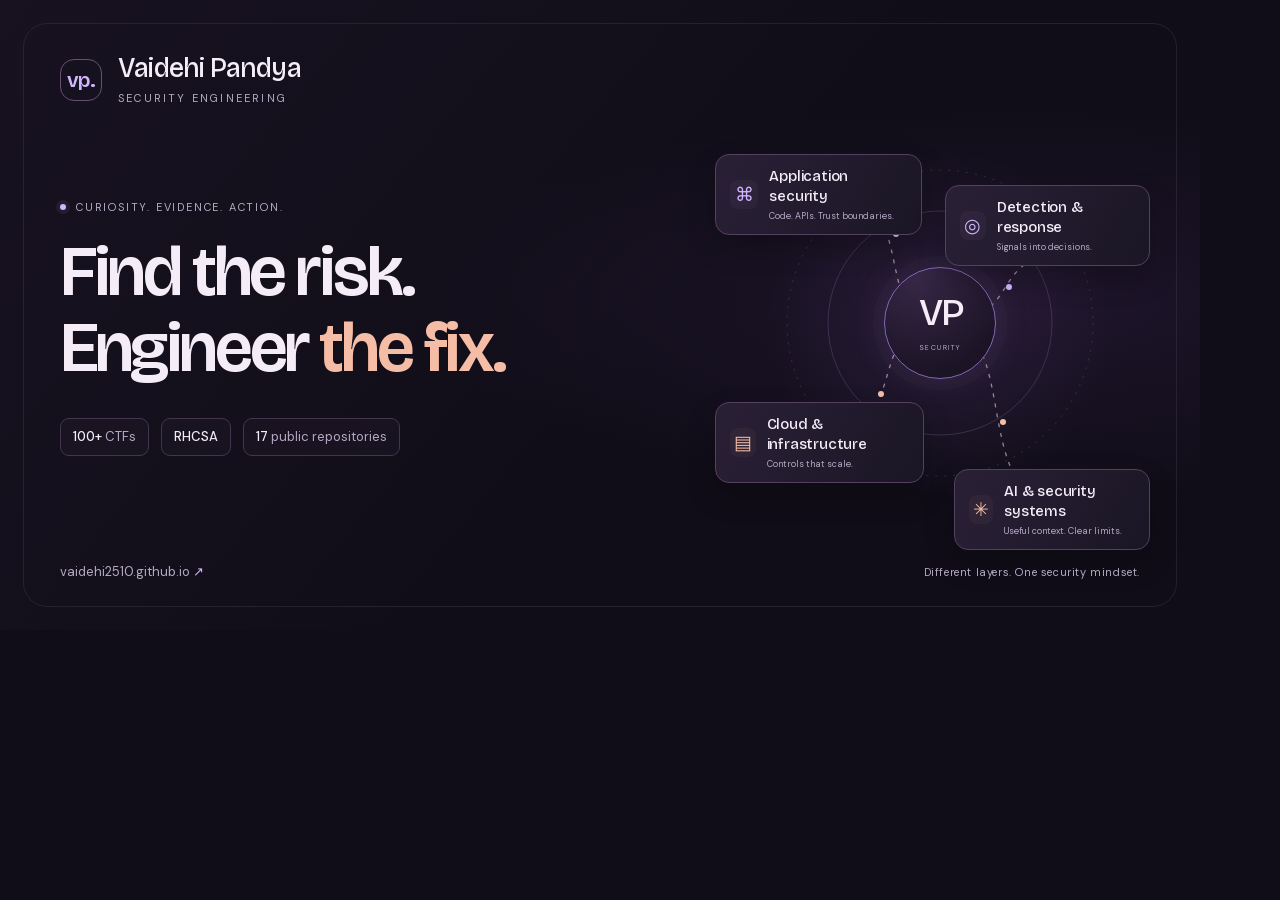
<file: scripts/social-preview.html>
<!doctype html>
<html lang="en">
<head>
<meta charset="utf-8">
<meta name="viewport" content="width=1200, initial-scale=1">
<title>Vaidehi Pandya — Security Engineering</title>
<style>
@font-face{font-family:Bricolage;src:url('../assets/fonts/bricolage-grotesque-latin.woff2') format('woff2');font-weight:200 800;font-display:block}
@font-face{font-family:DM;src:url('../assets/fonts/dm-sans-latin.woff2') format('woff2');font-weight:100 1000;font-display:block}
*{box-sizing:border-box}html,body{margin:0;width:1200px;height:630px;overflow:hidden}body{background:#100d18;color:#f4edf8;font-family:DM,sans-serif}.card{position:relative;width:1200px;height:630px;padding:52px 60px;background:radial-gradient(ellipse at 85% 48%,#3d25544d,transparent 42%),linear-gradient(130deg,#181220,#100d18 56%)}.card::before{content:'';position:absolute;inset:23px;border:1px solid #38304385;border-radius:24px;pointer-events:none}.brand{position:relative;display:flex;gap:16px;align-items:center}.brand-mark{width:42px;height:42px;border:1px solid #665075;border-radius:14px;display:grid;place-items:center;color:#d1b7ff;font-family:Bricolage,sans-serif;font-size:21px;font-weight:600;letter-spacing:-1px}.name{font:500 27px/1.2 Bricolage,sans-serif;letter-spacing:-.8px}.role{font-size:11px;line-height:1.7;color:#b4a9c3;letter-spacing:2.2px;text-transform:uppercase;margin-top:5px}.copy{position:absolute;top:200px;left:60px;width:660px}.eyebrow{display:flex;align-items:center;gap:10px;color:#b4a9c3;font-size:11px;letter-spacing:1.8px;text-transform:uppercase;margin:0 0 21px}.eyebrow i{width:6px;height:6px;border-radius:50%;background:#d1b7ff;box-shadow:0 0 0 4px #d1b7ff12}h1{font:600 70px/1.08 Bricolage,sans-serif;letter-spacing:-3.4px;margin:0}h1 span{display:block}h1 em{color:#f5bda6;font-style:normal}.proof{display:flex;gap:12px;align-items:center;margin-top:32px}.proof span{font-size:13px;line-height:1.5;padding:8px 12px;border:1px solid #44354f;border-radius:9px;color:#b4a9c3;background:#21192c66}.proof strong{color:#f4edf8;font-weight:500}.footer{position:absolute;bottom:50px;left:60px;right:60px;display:flex;align-items:center;justify-content:space-between;color:#b4a9c3;font-size:13px}.footer span:last-child{font-size:11px;letter-spacing:.6px}.footer b{font-weight:400;color:#d1b7ff}.map{position:absolute;left:715px;top:115px;width:435px;height:430px}.connections{position:absolute;inset:0;width:435px;height:430px}.core{position:absolute;left:169px;top:152px;width:112px;height:112px;border-radius:50%;border:1px solid #8966b6;display:flex;flex-direction:column;align-items:center;justify-content:center;background:radial-gradient(circle at 30% 10%,#372747,#1b1425 76%);box-shadow:0 0 0 11px #d1b7ff05,0 0 40px #a77ce418}.core strong{font:500 38px/1 Bricolage,sans-serif;letter-spacing:-2px}.core span{font-size:7px;letter-spacing:1.5px;color:#b4a9c3;margin-top:11px}.node{position:absolute;display:flex;gap:11px;align-items:center;min-height:63px;border:1px solid #54405f;border-radius:14px;padding:12px 14px;background:linear-gradient(120deg,#2a2036,#1a1625);box-shadow:0 13px 30px #0003}.node strong{display:block;font:500 15px/1.3 Bricolage,sans-serif;letter-spacing:-.2px}.node small{display:block;font-size:9px;color:#b4a9c3;margin-top:4px}.symbol{width:29px;height:29px;border-radius:8px;background:#d1b7ff0b;color:#d1b7ff;display:grid;place-items:center;font-size:19px}.appsec{left:0;top:39px;width:207px}.detection{right:0;top:70px;width:205px}.infra{left:0;top:287px;width:209px}.ai{right:0;top:354px;width:196px}.ai .symbol,.infra .symbol{color:#f5bda6;background:#f5bda60b}
</style>
</head>
<body>
<main class="card">
  <header class="brand"><div class="brand-mark" aria-hidden="true">vp.</div><div><div class="name">Vaidehi Pandya</div><div class="role">Security Engineering</div></div></header>
  <section class="copy"><p class="eyebrow"><i aria-hidden="true"></i>Curiosity. Evidence. Action.</p><h1><span>Find the risk.</span><span>Engineer <em>the fix.</em></span></h1><div class="proof"><span><strong>100+</strong> CTFs</span><span><strong>RHCSA</strong></span><span><strong>17</strong> public repositories</span></div></section>
  <div class="map" aria-hidden="true">
    <svg class="connections" viewBox="0 0 435 430" xmlns="http://www.w3.org/2000/svg"><defs><linearGradient id="flow" x1="0" y1="0" x2="1" y2="1"><stop stop-color="#d1b7ff"/><stop offset="1" stop-color="#f5bda6"/></linearGradient><radialGradient id="halo"><stop stop-color="#b688e9" stop-opacity=".09"/><stop offset="1" stop-color="#b688e9" stop-opacity="0"/></radialGradient></defs><circle cx="225" cy="208" r="175" fill="url(#halo)"/><circle cx="225" cy="208" r="112" fill="none" stroke="#d1b7ff" stroke-opacity=".17"/><circle cx="225" cy="208" r="153" fill="none" stroke="#d1b7ff" stroke-opacity=".16" stroke-dasharray="2 7"/><g fill="none" stroke="url(#flow)" stroke-opacity=".65" stroke-width="1.3" stroke-dasharray="4 6"><path d="M110 73C209 73 153 208 225 208"/><path d="M338 142C278 142 304 208 225 208"/><path d="M111 318C197 318 148 208 225 208"/><path d="M340 384C255 384 307 208 225 208"/></g><g fill="#d1b7ff"><circle cx="181" cy="119" r="3"/><circle cx="294" cy="172" r="3"/></g><g fill="#f5bda6"><circle cx="166" cy="279" r="3"/><circle cx="288" cy="307" r="3"/></g></svg>
    <div class="core"><strong>VP</strong><span>SECURITY</span></div>
    <div class="node appsec"><div class="symbol">⌘</div><div><strong>Application security</strong><small>Code. APIs. Trust boundaries.</small></div></div>
    <div class="node detection"><div class="symbol">◎</div><div><strong>Detection &amp; response</strong><small>Signals into decisions.</small></div></div>
    <div class="node infra"><div class="symbol">▤</div><div><strong>Cloud &amp; infrastructure</strong><small>Controls that scale.</small></div></div>
    <div class="node ai"><div class="symbol">✳</div><div><strong>AI &amp; security systems</strong><small>Useful context. Clear limits.</small></div></div>
  </div>
  <footer class="footer"><span>vaidehi2510.github.io <b>↗</b></span><span>Different layers. One security mindset.</span></footer>
</main>
</body>
</html>
</file>
<file: styles.css>
@font-face {
  font-family: 'Bricolage Grotesque'; font-style: normal; font-weight: 500 800; font-display: swap;
  src: url('assets/fonts/bricolage-grotesque-latin.woff2') format('woff2');
}
@font-face {
  font-family: 'DM Sans'; font-style: normal; font-weight: 400 700; font-display: swap;
  src: url('assets/fonts/dm-sans-latin.woff2') format('woff2');
}
:root {
  --bg: #f3f5f1; --surface: #fcfdf9; --ink: #20352d; --muted: #53675d;
  --line: #d5dfd6; --accent: #17664b; --coral: #86b79d; --soft: #e9efe6;
  --green: #33664f; --display: 'Bricolage Grotesque', 'Avenir Next', sans-serif;
  --body: 'DM Sans', 'Segoe UI', sans-serif; --mono: 'SFMono-Regular', Consolas, 'Liberation Mono', monospace;
  color-scheme: light;
}
:root[data-theme='dark'] {
  --bg: #14211e; --surface: #1d3028; --ink: #eff5eb; --muted: #b6c7bb;
  --line: #3a5044; --accent: #91d7af; --coral: #91d7af; --soft: #1c3028; --green: #a2c9ac;
  color-scheme: dark;
}
*, *::before, *::after { box-sizing: border-box; }
html { scroll-behavior: smooth; scroll-padding-top: 105px; }
body { margin: 0; background: var(--bg); color: var(--ink); font-family: var(--body); font-size: 16px; line-height: 1.65; -webkit-font-smoothing: antialiased; }
::selection { background: #eed793; color: #272824; }
[hidden] { display: none !important; }
a { color: inherit; text-decoration-thickness: 1px; text-underline-offset: 5px; }
button, a { -webkit-tap-highlight-color: transparent; }
button { font: inherit; color: inherit; cursor: pointer; }
button, input { touch-action: manipulation; }
:focus-visible { outline: 3px solid var(--accent); outline-offset: 5px; }
h1, h2, h3, h4, p { margin: 0; }
h1, h2, h3, h4 { font-family: var(--display); font-weight: 600; }
h1, h2 { letter-spacing: -.055em; line-height: 1.06; }
h3 { letter-spacing: -.035em; line-height: 1.2; }
svg { display: block; max-width: 100%; }
.wrap { width: min(1240px, calc(100% - 112px)); margin-inline: auto; }
.section-pad { padding-block: 108px; }
.eyebrow, .mono { font-family: var(--mono); font-size: 10px; font-weight: 500; letter-spacing: .1em; line-height: 1.6; }
.eyebrow { text-transform: uppercase; margin-bottom: 22px; }
.sr-only { position: absolute; width: 1px; height: 1px; overflow: hidden; clip: rect(0, 0, 0, 0); white-space: nowrap; clip-path: inset(50%); }
.skip-link { position: fixed; top: -80px; left: 20px; padding: 12px 20px; z-index: 100; background: var(--ink); color: var(--bg); }
.skip-link:focus { top: 12px; }
#reading-progress { position: fixed; top: 0; left: 0; z-index: 70; width: 100%; height: 3px; background: var(--coral); transform: scaleX(0); transform-origin: left; pointer-events: none; }
.site-header { position: sticky; top: 0; z-index: 60; background: var(--bg); background: color-mix(in srgb, var(--bg) 92%, transparent); backdrop-filter: blur(18px); border-bottom: 1px solid var(--line); }
.header-inner { height: 88px; display: flex; align-items: center; justify-content: space-between; gap: 24px; }
.wordmark { font-family: var(--display); font-size: 31px; font-weight: 800; letter-spacing: -.065em; text-decoration: none; line-height: 1.3; }
.wordmark span { color: var(--accent); }
.main-nav { display: flex; align-items: center; gap: 32px; margin-left: 70px; }
.main-nav a { font-size: 13px; font-weight: 550; text-decoration: none; position: relative; padding-block: 12px; }
.main-nav a::after { content: ''; position: absolute; bottom: 5px; left: 0; width: 100%; height: 2px; background: var(--accent); transform: scaleX(0); transform-origin: left; transition: transform .2s; }
.main-nav a:hover::after, .main-nav a[aria-current='location']::after { transform: scaleX(1); }
.header-actions { display: flex; align-items: center; gap: 18px; }
.utility, .theme-toggle { display: inline-flex; justify-content: center; align-items: center; border: 0; padding: 10px 0; background: transparent; min-height: 44px; }
.utility { gap: 6px; font-size: 11px; color: var(--muted); }
.motion-icon { font-size: 12px; font-weight: 700; }
.theme-toggle { width: 32px; }
.theme-toggle svg { width: 17px; height: 17px; fill: none; stroke: currentColor; stroke-width: 1.5; }
.header-contact { display: flex; gap: 24px; align-items: center; padding: 11px 18px; border-radius: 5px; background: var(--ink); color: var(--bg); font-size: 12px; font-weight: 550; text-decoration: none; transition: background .2s, transform .2s; }
.header-contact:hover { background: var(--accent); transform: translateY(-2px); }
.hero { padding-top: 95px; display: grid; grid-template-columns: 1.14fr 1fr; column-gap: 58px; align-items: center; }
.hero-copy .eyebrow { display: flex; align-items: center; gap: 10px; margin-bottom: 26px; }
.tiny-star { font-size: 23px; color: var(--accent); line-height: 1; }
.hero h1 { font-size: clamp(58px, 6.5vw, 92px); line-height: 1.035; font-weight: 600; letter-spacing: -.065em; white-space: nowrap; }
.hero h1 em { font-family: Georgia, 'Times New Roman', serif; font-weight: 400; color: var(--accent); letter-spacing: -.065em; position: relative; }
.hero h1 em::after { content: ''; position: absolute; left: 3%; right: -4%; bottom: -10px; height: 12px; border-top: 2px solid var(--coral); border-radius: 50%; transform: rotate(-3deg); }
.hero-intro { max-width: 425px; margin-top: 32px; color: var(--muted); font-size: 17px; line-height: 1.8; }
.hero-intro strong { color: var(--ink); font-weight: 500; }
.hero-actions { display: flex; align-items: center; gap: 28px; margin-top: 30px; }
.button { display: inline-flex; align-items: center; justify-content: center; gap: 30px; padding: 15px 22px; border-radius: 5px; font-size: 13px; font-weight: 500; text-decoration: none; transition: transform .2s, box-shadow .2s; }
.button-dark { background: var(--ink); color: var(--bg); }
.button:hover { transform: translateY(-3px); box-shadow: 0 6px 0 color-mix(in srgb, var(--accent) 30%, transparent); }
.text-link { display: inline-flex; gap: 12px; align-items: center; font-size: 12px; font-weight: 550; padding-block: 12px; }
.availability { display: flex; flex-wrap: wrap; align-items: center; gap: 8px; margin-top: 30px; font-size: 10px; color: var(--muted); }
.status-dot { flex: 0 0 6px; width: 6px; height: 6px; display: inline-block; border-radius: 50%; background: var(--green); }
.availability-location { padding-left: 9px; margin-left: 1px; border-left: 1px solid var(--line); }
.hero-lab { position: relative; align-self: center; background-color: #e9ece5; background-image: radial-gradient(#b4b9ab 1px, transparent 1px); background-size: 16px 16px; border: 1px solid #dce0d4; border-radius: 12px; padding: 24px 23px 57px; isolation: isolate; color: #292d27; }
.lab-topline { display: flex; justify-content: space-between; align-items: center; margin-bottom: 33px; color: #53604f; }
.lab-topline .mono { font-size: 9px; }
.lab-spark { width: 88px; position: absolute; right: -10px; top: 25px; z-index: -1; animation: slow-turn 40s linear infinite; }
.lab-spark svg { fill: #719b7b; }
.lab-orbit { position: absolute; width: 200px; height: 200px; left: -25px; bottom: 10px; border: 1px solid #a5ad9e; border-radius: 50%; z-index: -1; }
.demo-window { border: 1px solid #d2d6ca; background: #fffef9; border-radius: 9px; transform: rotate(-2deg); box-shadow: 8px 13px 0 #d5dbce, 0 12px 30px #3b483a0c; transition: transform .4s; }
.hero-lab:hover .demo-window, .hero-lab:focus-within .demo-window { transform: rotate(0); }
.window-chrome { display: flex; align-items: center; justify-content: space-between; border-bottom: 1px solid #e2e5dc; padding: 13px 15px; font-size: 9px; color: #646b60; gap: 10px; }
.window-dots { display: flex; gap: 4px; }
.window-dots i { width: 5px; height: 5px; border-radius: 50%; background: #c8cdc1; }
.demo-tabs { display: flex; padding: 17px 16px 0; gap: 4px; }
.demo-tab { flex: 1; border: 0; background: #eeeee7; border-radius: 4px; padding: 9px 4px; color: #565e50; font-size: 10px; font-weight: 550; min-height: 36px; transition: color .2s, background .2s; }
.demo-tab[aria-selected='true'] { background: #2a332b; color: #fffef9; }
.demo-tab:hover:not([aria-selected='true']) { background: #dce2d3; }
.demo-tab:focus-visible, .demo-content [role='tabpanel']:focus-visible { outline-color: #17664b; }
.demo-content { padding: 22px 21px 21px; min-height: 279px; }
.demo-kicker { font-family: var(--mono); font-size: 8px; color: #686d62; letter-spacing: .07em; }
.demo-content h2 { font-size: 22px; letter-spacing: -.04em; margin: 8px 0; line-height: 1.2; }
.demo-content p { font-size: 11px; line-height: 1.7; max-width: 310px; color: #62695d; }
.signal-list { display: grid; gap: 6px; margin-top: 17px; }
.signal-list > div { display: flex; align-items: center; gap: 8px; padding: 7px 8px; border: 1px solid #e6e8df; border-radius: 4px; font-size: 10px; }
.signal-icon { width: 21px; height: 21px; flex: 0 0 21px; display: inline-grid; place-items: center; border-radius: 4px; font-weight: 700; }
.icon-green { background: #deebd7; color: #416044; }.icon-purple { background: #e6dff2; color: #65537d; }.icon-orange { background: #fae5cf; color: #8c5532; }
.signal-tag { margin-left: auto; color: #5f6659; font-size: 9px; }
.demo-bottom { display: flex; align-items: center; gap: 6px; border-top: 1px solid #e2e5dc; padding: 10px 16px; font-size: 8px; color: #626a5b; }
.demo-bottom .status-dot { background: #506f45; width: 4px; height: 4px; flex-basis: 4px; }
.lab-note { position: absolute; right: 60px; bottom: 13px; font-family: Georgia, serif; font-style: italic; font-size: 16px; transform: rotate(-5deg); color: #606b54; }
.lab-note svg { position: absolute; width: 52px; right: -55px; bottom: 4px; fill: none; stroke: currentColor; stroke-width: 1.4; }
.context-sources { display: flex; gap: 6px; margin-top: 24px; }
.context-sources span { flex: 1; border: 1px solid #dcded4; background: #f1f2e9; border-radius: 4px; padding: 9px 4px; text-align: center; font-size: 10px; }
.context-connector { text-align: center; color: #829178; font-size: 18px; letter-spacing: 20px; margin-left: 20px; line-height: 1.5; }
.context-result { display: flex; align-items: center; gap: 9px; padding: 12px 10px; border: 1px solid #e1dbc7; border-radius: 4px; background: #f9f4e8; font-size: 11px; }
.context-result strong, .context-result small { display: block; }.context-result small { margin-top: 2px; color: #646956; font-size: 9px; }
.action-path { display: flex; gap: 10px; align-items: center; margin-top: 23px; font-size: 11px; }
.action-path strong, .action-path small { display: block; }.action-path small { font-size: 10px; color: #636a5d; }
.action-check { width: 30px; height: 30px; border-radius: 50%; display: grid; place-items: center; background: #deebd7; color: #416044; }
.action-choice { display: flex; justify-content: space-between; margin-top: 15px; padding: 12px 14px; border-radius: 4px; background: #29392b; color: #f6f7ee; font-size: 11px; }
.action-footnote { display: block; text-align: center; font-size: 9px; color: #626a5b; margin-top: 10px; }
.hero-bottom { grid-column: 1 / -1; display: flex; justify-content: space-between; align-items: center; border-bottom: 1px solid var(--line); margin-top: 78px; padding-bottom: 26px; color: var(--muted); }
.hero-bottom .mono { font-size: 9px; letter-spacing: .09em; }.scroll-cue { display: inline-flex; gap: 22px; align-items: center; font-size: 10px; text-decoration: none; }.scroll-cue span { font-size: 18px; }
.section-heading { display: flex; align-items: flex-end; justify-content: space-between; gap: 40px; margin-bottom: 42px; }
.section-heading h2 { font-size: clamp(40px, 4.2vw, 60px); }
.section-heading > p { color: var(--muted); max-width: 270px; font-size: 14px; line-height: 1.8; padding-bottom: 5px; }
.muted-heading { color: var(--muted); }.section-heading .eyebrow { margin-bottom: 18px; }
.project-visual { display: block; position: relative; border-radius: 11px; overflow: hidden; text-decoration: none; color: #2f2e38; }
.visual-topline { position: absolute; top: 22px; left: 25px; right: 25px; display: flex; justify-content: space-between; font: 9px var(--mono); letter-spacing: .07em; z-index: 2; }
.patch-visual { height: 460px; background: #e5def2; background-image: radial-gradient(ellipse at 48% 80%, #f3eefa 0%, #e5def2 70%); display: grid; place-items: center; }
.patch-visual::before { content: ''; position: absolute; width: 550px; height: 550px; border: 1px solid #cbbddd; border-radius: 50%; top: 22px; left: calc(50% - 275px); }
.patch-visual::after { content: ''; position: absolute; width: 740px; height: 740px; border: 1px solid #d5c9e2; border-radius: 50%; top: -68px; left: calc(50% - 370px); pointer-events: none; }
.patch-app { position: relative; z-index: 1; width: min(690px, 76%); margin-top: 12px; display: flex; background: #fffefd; border: 1px solid #d9d3e3; border-radius: 8px; box-shadow: 0 24px 48px #4c385625; transform: perspective(1400px) rotateY(-6deg) rotateX(5deg) rotateZ(-2deg); transition: transform .6s cubic-bezier(.2,.8,.2,1), box-shadow .6s; font-family: var(--body); color: #2f2d37; }
.project-visual:hover .patch-app, .project-visual:focus-visible .patch-app { transform: perspective(1400px) rotateY(0) rotateX(0) rotateZ(0) translateY(-6px); box-shadow: 0 30px 55px #4c38562c; }
.app-sidebar { width: 57px; flex: 0 0 57px; padding: 16px 12px; border-right: 1px solid #ece8f0; display: flex; flex-direction: column; align-items: center; gap: 14px; }.app-logo { font: 800 25px var(--display); margin-bottom: 12px; }.app-logo span { color: #9b7ac4; }.sidebar-icon { display: grid; place-items: center; width: 30px; height: 28px; color: #82798d; font-size: 16px; border-radius: 4px; }.sidebar-icon.selected { background: #eae2f3; color: #604378; }.sidebar-bottom { margin-top: auto; font-size: 8px; border-radius: 50%; width: 24px; height: 24px; display: grid; place-items: center; background: #efe6d9; }.app-main { flex: 1; min-width: 0; padding: 17px 24px; }.app-breadcrumb { display: flex; align-items: center; gap: 10px; font-size: 9px; color: #706778; }.app-breadcrumb > span:not(.app-avatar) { color: #c0b8c9; }.app-avatar { margin-left: auto; display: grid; place-items: center; width: 21px; height: 21px; font-size: 7px; background: #e5eada; border-radius: 50%; color: #4b5940; }
.app-title { margin: 17px 0; display: flex; align-items: center; justify-content: space-between; gap: 8px; }.app-title small { display: block; font-size: 7px; color: #7b7382; letter-spacing: .1em; margin-bottom: 4px; }.app-title strong { font: 600 24px var(--display); letter-spacing: -.04em; }.attention-badge { background: #fff0d6; color: #8a601f; border: 1px solid #efddb9; padding: 4px 7px; font-size: 8px; border-radius: 4px; white-space: nowrap; }
.app-stats { display: grid; grid-template-columns: repeat(3,1fr); gap: 8px; }.app-stats > div { padding: 9px 12px; border: 1px solid #e7e2ec; border-radius: 5px; }.app-stats > div > span { display: block; color: #77707e; font-size: 8px; }.app-stats strong { display: block; font: 500 25px var(--display); margin-top: 5px; }.app-stats strong span { font-size: 14px; color: #706778; }
.app-tabs { display: flex; gap: 20px; margin-top: 14px; border-bottom: 1px solid #e7e2ec; font-size: 8px; color: #7a7182; }.app-tabs span { padding-bottom: 7px; }.app-tabs .active { color: #5b3b78; border-bottom: 2px solid #8d6eac; }
.app-finding { display: flex; align-items: center; gap: 9px; padding: 11px 0; border-bottom: 1px solid #eeeaf1; }.finding-symbol { width: 21px; height: 21px; display: grid; place-items: center; font-size: 11px; color: #4c6e3a; background: #e9f0e0; border-radius: 4px; }.finding-symbol.warn { color: #9c672a; background: #f8efdb; }.app-finding strong, .app-finding small { display: block; }.app-finding strong { font-size: 9px; font-weight: 600; }.app-finding small { font-size: 7px; color: #706078; }.pass-badge, .review-badge { margin-left: auto; font-size: 6px; padding: 3px 6px; border-radius: 3px; color: #4f6c3e; background: #edf3e6; }.review-badge { color: #8f6227; background: #f8efdb; }
.app-ai-note { display: flex; align-items: center; gap: 10px; background: #f0eaf6; border-radius: 4px; padding: 10px 12px; margin-top: 10px; }.app-ai-note > span { font-size: 17px; color: #83669d; }.app-ai-note > span:last-child { margin-left: auto; }.app-ai-note strong, .app-ai-note small { display: block; }.app-ai-note strong { font-size: 8px; font-weight: 600; }.app-ai-note small { font-size: 7px; color: #6e597c; }
.floating-note { position: absolute; z-index: 3; font-family: Georgia, serif; font-style: italic; padding: 14px 18px; box-shadow: 0 6px 12px #38264b10; }.patch-note { right: 4%; bottom: 70px; background: #fff6ce; font-size: 18px; color: #665733; transform: rotate(6deg); }.patch-note span { font-size: 26px; padding-right: 8px; }.visual-caption { position: absolute; left: 25px; bottom: 20px; font-family: var(--mono); font-size: 8px; letter-spacing: .01em; color: #473e54; z-index: 3; }.project-open { position: absolute; display: grid; place-items: center; width: 39px; height: 39px; border-radius: 50%; background: #fff9; bottom: 16px; right: 22px; font-size: 22px; z-index: 3; transition: transform .25s, background .25s; }.project-visual:hover .project-open { transform: rotate(45deg); background: #fff; }
.project-info { display: flex; justify-content: space-between; align-items: center; gap: 20px; padding-top: 24px; }.project-tags { display: flex; flex-wrap: wrap; gap: 7px; margin-bottom: 13px; }.project-tags span { font-size: 9px; padding: 3px 8px; border: 1px solid var(--line); border-radius: 4px; color: var(--muted); }.project-info h3 { font-size: 32px; margin-bottom: 8px; }.project-info h3 a { text-decoration: none; }.project-info h3 a:hover { color: var(--accent); }.project-info p { font-size: 14px; color: var(--muted); line-height: 1.8; }.case-link { display: flex; align-items: center; gap: 28px; font-size: 11px; font-weight: 550; white-space: nowrap; padding-block: 12px; text-decoration: none; }.case-link span { font-size: 20px; transition: transform .2s; }.case-link:hover span { transform: translate(3px,-3px); }.project-takeaway { margin-top: 24px; padding: 19px 0; border-block: 1px solid var(--line); display: flex; align-items: center; gap: 28px; }.project-takeaway .mono { flex: 0 0 auto; font-size: 8px; color: var(--muted); }.project-takeaway p { font-size: 12px; }
.project-pair { display: grid; grid-template-columns: 1fr 1fr; gap: 30px; margin-top: 56px; }.project-pair .project-info { display: block; }.project-pair .project-info h3 { font-size: 29px; }.project-pair .case-link { margin-top: 11px; justify-content: space-between; width: fit-content; }.project-pair .project-info p { max-width: 390px; }
.aurora-visual, .warbreak-visual { height: 410px; }.aurora-visual { background: #dbe5dc; color: #3f5548; }.radar-grid { position: absolute; inset: 0; background-image: linear-gradient(#bdd1c34d 1px, transparent 1px),linear-gradient(90deg,#bdd1c34d 1px,transparent 1px); background-size: 32px 32px; }.radar-ring { position: absolute; top: 50%; left: 50%; width: 270px; height: 270px; border: 1px solid #b5cbb9; border-radius: 50%; transform: translate(-50%,-50%); }.ring-two { width: 400px; height: 400px; }.ring-three { width: 520px; height: 520px; }.radar-line { position: absolute; width: 260px; height: 260px; left: 50%; top: 50%; transform-origin: 0 0; background: conic-gradient(from 250deg at 0 0, transparent 0deg, #6a9d7b26 20deg, transparent 60deg); animation: slow-turn 25s linear infinite; }.radar-dot { position: absolute; width: 6px; height: 6px; border-radius: 50%; background: #7c9e84; box-shadow: 0 0 0 5px #83a68b20; }.dot-one { top: 23%; left: 19%; }.dot-two { top: 71%; right: 14%; }.dot-three { top: 82%; left: 31%; }
.alert-preview { position: absolute; width: 75%; left: 12.5%; top: 68px; padding: 20px 23px; border-radius: 10px; background: #213e32; color: #f4f5e8; box-shadow: 12px 18px 35px #36513f25; transform: rotate(-3deg); transition: transform .5s; }.project-visual:hover .alert-preview, .project-visual:focus-visible .alert-preview { transform: rotate(0) translateY(-5px); }.alert-preview-top { display: flex; gap: 8px; align-items: center; font: 8px var(--mono); letter-spacing: .08em; }.alert-mark { display: grid; place-items: center; width: 21px; height: 21px; background: #c6d9aa; color: #284333; border-radius: 5px; font-size: 18px; }.alert-live { margin-left: auto; border: 1px solid #688672; color: #c2d6b3; border-radius: 3px; padding: 3px 5px; font-size: 6px; }.alert-overline { display: block; font: 6px var(--mono); letter-spacing: .08em; color: #a8bfae; margin-top: 28px; }.alert-preview > strong { display: block; font: 500 34px/.99 var(--display); letter-spacing: -.045em; margin-top: 10px; }.alert-separator { border-top: 1px solid #48634f; margin-block: 19px 12px; }.alert-incident { display: flex; align-items: center; gap: 8px; }.incident-dot { width: 6px; height: 6px; border-radius: 50%; background: #e89a70; }.alert-incident b, .alert-incident small { display: block; }.alert-incident b { font-size: 10px; font-weight: 500; }.alert-incident small { font-size: 7px; color: #b0c3b2; }.alert-incident > span:last-child { margin-left: auto; }
.waveform { display: flex; gap: 3px; align-items: center; margin-top: 17px; height: 26px; }.waveform i { width: 2px; height: 8px; border-radius: 2px; background: #c2d5a7; animation: waveform 1.8s ease-in-out infinite alternate; }.waveform i:nth-child(3n) { height: 18px; animation-delay: -.6s; }.waveform i:nth-child(3n + 1) { height: 12px; animation-delay: -.9s; }.waveform i:nth-child(4n) { height: 24px; animation-delay: -.3s; }.waveform span { font-size: 7px; margin-left: auto; color: #b0c3b2; }.aurora-visual .visual-caption { color: #425b4a; }
.warbreak-visual { background: #f1dec8; color: #573c2b; }.warbreak-visual::before, .warbreak-visual::after { content: ''; position: absolute; width: 460px; height: 460px; border: 1px solid #ddc7ab; border-radius: 45%; top: -30px; left: -160px; transform: rotate(35deg); }.warbreak-visual::after { width: 600px; height: 600px; top: -100px; left: -230px; }.strategy-board { position: absolute; left: 10%; top: 71px; width: 80%; padding: 18px 19px; background: #fff9ed; border: 1px solid #dbcbb2; border-radius: 8px; color: #5a483b; z-index: 1; transform: rotate(3deg); box-shadow: 10px 18px 30px #79533320; transition: transform .5s; }.project-visual:hover .strategy-board, .project-visual:focus-visible .strategy-board { transform: rotate(0) translateY(-5px); }.board-topline { display: flex; align-items: center; gap: 12px; font: 7px var(--mono); color: #796955; }.board-logo { font: 800 20px var(--display); color: #494238; }.board-logo span { color: #a35730; }.board-turn { margin-left: auto; border: 1px solid #dcd0bb; padding: 4px 5px; border-radius: 3px; font-size: 6px; }.strategy-map { width: 100%; height: 143px; margin-top: 5px; overflow: visible; }.map-contour { stroke: #e0d8c5; stroke-width: 1; }.map-route { stroke: #a76a38; stroke-width: 1.5; stroke-dasharray: 4 4; }.map-node { fill: #a16334; }.map-end { fill: #495d47; }.map-target { stroke: #bd9873; stroke-width: 1; }.strategy-map text { font: 7px var(--mono); fill: #77624b; }.board-risk { display: flex; align-items: center; justify-content: space-between; font: 7px var(--mono); letter-spacing: .03em; }.board-risk strong { font: 500 22px var(--display); }.board-risk strong span { font-size: 10px; color: #73624e; }.risk-bar { height: 4px; border-radius: 5px; background: #e8dfcd; margin-block: 7px 14px; }.risk-bar span { display: block; height: 100%; width: 74%; border-radius: 5px; background: #bd7652; }.board-footer { display: flex; justify-content: space-between; font-size: 8px; color: #77624b; }.warbreak-note { right: 5%; bottom: 45px; background: #eeb797; color: #653f2b; font-size: 15px; transform: rotate(-7deg); padding: 9px 13px; }.warbreak-visual .visual-caption { color: #604127; }
.case-studies { margin-top: 70px; }.case-studies-heading { display: flex; align-items: baseline; justify-content: space-between; gap: 20px; margin-bottom: 23px; }.case-studies-heading h3 { font-size: 22px; }.case-studies-heading p { color: var(--muted); font-size: 11px; }
.case-study { border-top: 1px solid var(--line); scroll-margin-top: 20px; }.case-study:last-child { border-bottom: 1px solid var(--line); }.case-study summary { list-style: none; cursor: pointer; padding: 26px 0; }.case-study summary::-webkit-details-marker { display: none; }.case-summary { display: flex; align-items: center; gap: 24px; }.case-number { font: 10px var(--mono); color: var(--muted); }.case-summary-title { font: 500 25px var(--display); letter-spacing: -.03em; }.case-summary-note { margin-left: auto; color: var(--muted); font-size: 11px; }.case-toggle { display: grid; place-items: center; width: 28px; height: 28px; font-size: 23px; font-weight: 400; color: var(--accent); transition: transform .2s; }.case-study[open] .case-toggle { transform: rotate(45deg); }.case-study summary:hover .case-summary-title { color: var(--accent); }.case-detail { padding: 8px 0 38px 42px; }.case-overview { max-width: 770px; font-size: 17px; line-height: 1.75; }.case-facts { display: grid; grid-template-columns: 1fr 1fr 1fr; gap: 20px; border-block: 1px solid var(--line); padding-block: 20px; margin: 25px 0; }.case-facts dt { font: 9px var(--mono); color: var(--muted); text-transform: uppercase; margin-bottom: 6px; }.case-facts dd { margin: 0; font-size: 12px; }.case-story-grid { display: grid; grid-template-columns: 1fr 1fr; gap: 28px 45px; }.story-block h3, .story-block h4 { font-size: 19px; margin-bottom: 12px; }.story-block p, .story-block li { color: var(--muted); font-size: 13px; line-height: 1.85; }.story-block p + p { margin-top: 10px; }.story-block strong { color: var(--ink); font-weight: 550; }.story-block ol, .story-block ul { margin: 0; padding-left: 19px; }.story-block li + li { margin-top: 10px; }.story-block li::marker { color: var(--accent); }.case-evidence { display: grid; grid-template-columns: repeat(4,1fr); gap: 24px; padding: 24px; background: var(--soft); border-radius: 6px; margin-top: 30px; }.evidence-item strong { display: block; font: 500 28px var(--display); letter-spacing: -.04em; }.evidence-item span { display: block; font-size: 10px; color: var(--muted); line-height: 1.7; margin-top: 5px; }.case-actions { display: flex; gap: 25px; margin-top: 20px; flex-wrap: wrap; }.case-actions a { font-size: 12px; font-weight: 550; }
.approach-section { background: var(--soft); border-block: 1px solid var(--line); }.process-grid { display: grid; grid-template-columns: repeat(4,1fr); gap: 25px; padding: 0; margin: 50px 0 40px; list-style: none; }.process-card { min-width: 0; }.process-step { display: block; color: var(--muted); font-size: 9px; margin-bottom: 12px; }.process-card h3 { font-size: 22px; margin-bottom: 14px; }.process-card p { color: var(--muted); font-size: 12px; line-height: 1.9; max-width: 240px; }.process-output { display: block; border-top: 1px solid var(--line); padding-top: 14px; margin-top: 24px; font-size: 9px; color: var(--muted); }.process-art { position: relative; height: 107px; margin-bottom: 26px; border-bottom: 1px solid var(--line); color: var(--ink); }.listen-bubble { display: grid; place-items: center; width: 57px; height: 47px; border: 1.5px solid currentColor; border-radius: 15px 15px 15px 0; font: 400 28px Georgia,serif; transform: rotate(-8deg); position: absolute; top: 9px; left: 20px; }.listen-small { display: grid; place-items: center; width: 40px; height: 35px; border-radius: 12px 12px 0 12px; background: var(--coral); color: #2f2a22; font: 400 22px Georgia,serif; position: absolute; left: 66px; top: 37px; transform: rotate(8deg); }.art-map i { position: absolute; width: 28px; height: 24px; border: 1.5px solid currentColor; border-radius: 3px; top: 16px; left: 20px; }.art-map i:nth-child(2) { top: 44px; left: 72px; background: #c3cfb3; color: #67745a; }.art-map i:nth-child(3) { top: 8px; left: 117px; }.art-map::before { content: ''; position: absolute; left: 45px; top: 27px; width: 42px; height: 31px; border-bottom: 1px dashed currentColor; border-right: 1px dashed currentColor; }.art-map span { position: absolute; left: 105px; top: 26px; font-size: 21px; }.build-window { position: absolute; left: 25px; top: 12px; width: 72px; height: 53px; border: 1.5px solid currentColor; border-radius: 4px; transform: rotate(-5deg); }.build-window i { display: block; height: 11px; border-bottom: 1px solid currentColor; }.build-window b { display: grid; place-items: center; width: 20px; height: 16px; margin: 11px auto; background: #d8c5eb; color: #634c78; font-size: 14px; font-weight: 400; }.build-cursor { position: absolute; left: 92px; top: 44px; color: var(--accent); font-size: 32px; line-height: 1; }.art-refine > span { position: absolute; left: 22px; top: -14px; font-size: 96px; line-height: 1; font-weight: 400; }.art-refine i { display: grid; place-items: center; position: absolute; left: 55px; top: 32px; width: 25px; height: 25px; border-radius: 50%; background: #c4d0b4; color: #38452e; font-style: normal; }
.toolkit { display: flex; align-items: center; justify-content: space-between; gap: 30px; padding-top: 30px; border-top: 1px solid var(--line); }.toolkit > .mono { flex-shrink: 0; font-size: 8px; color: var(--muted); }.toolkit > div { display: flex; flex-wrap: wrap; gap: 9px; }.toolkit > div span { font-size: 10px; border: 1px solid var(--line); padding: 5px 11px; border-radius: 4px; }
.about-grid { display: grid; grid-template-columns: .85fr 1.15fr; gap: 100px; align-items: start; }.about-art { background: #cbdcc9; position: relative; min-height: 490px; border-radius: 10px; overflow: hidden; color: #3c5a46; background-image: repeating-linear-gradient(0deg, transparent 0, transparent 31px, #78977a25 31px, #78977a25 32px); }.about-art-top { display: flex; align-items: center; justify-content: space-between; margin: 24px 25px; font-size: 8px; }.about-art-top > span:last-child { font-size: 20px; }.monogram { position: absolute; left: 8%; top: 77px; font: 600 190px/1 var(--display); letter-spacing: -.11em; color: #37634d; transform: rotate(-7deg); }.monogram > span { color: #fff1db; }.about-sticker { position: absolute; background: #fff9e9; color: #64533d; padding: 9px 19px; font: 400 21px Georgia,serif; box-shadow: 3px 5px 10px #7d4a2c13; }.sticker-one { left: 12%; top: 303px; transform: rotate(-8deg); }.sticker-two { left: 45%; top: 324px; background: #d3dcc2; transform: rotate(7deg); }.sticker-three { left: 20%; top: 375px; background: #e0d4ef; transform: rotate(-3deg); }.about-art-bottom { position: absolute; bottom: 22px; left: 25px; font-size: 9px; display: flex; align-items: center; gap: 7px; }.about-art-bottom .status-dot { background: #6a6c3a; }.about-spark { position: absolute; right: 15px; top: 83px; width: 66px; fill: #789571; animation: slow-turn 40s linear infinite reverse; }.about-copy .eyebrow { margin-bottom: 22px; }.about-copy h2 { font-size: clamp(38px,3.7vw,52px); margin-bottom: 25px; }.about-copy > p:not(.eyebrow) { font-size: 13px; color: var(--muted); line-height: 1.95; }.about-copy > p + p { margin-top: 15px; }.about-copy > p strong { color: var(--ink); font-weight: 500; }.experience-list { margin-top: 30px; }.experience-list > div { display: flex; align-items: center; gap: 21px; padding: 15px 0; border-top: 1px solid var(--line); }.experience-year { flex: 0 0 57px; color: var(--muted); font: 9px var(--mono); }.experience-list h3 { font-size: 14px; letter-spacing: -.015em; margin-bottom: 3px; }.experience-list p { font-size: 10px; color: var(--muted); }.experience-list > div > span:last-child { margin-left: auto; font-size: 16px; color: var(--muted); }
.contact-section { background: #c5d9b9; color: #20352d; padding: 50px 0 42px; }.contact-topline { display: flex; justify-content: space-between; gap: 24px; align-items: center; }.contact-topline .eyebrow { margin: 0; font-size: 9px; }.contact-availability { display: flex; align-items: center; gap: 7px; font-size: 10px; }.contact-availability .status-dot { background: #3c5b3c; }.contact-main { display: flex; align-items: center; justify-content: space-between; padding-block: 55px 46px; gap: 30px; }.contact-main h2 { font-size: clamp(55px,7.7vw,105px); font-weight: 500; }.contact-main h2 em { font-family: Georgia,serif; font-weight: 400; }.contact-arrow { display: grid; place-items: center; width: 112px; height: 112px; border: 1px solid #67866d; border-radius: 50%; text-decoration: none; font-size: 62px; font-weight: 400; transition: background .25s, transform .25s; }.contact-arrow:hover { background: #e2edd8; transform: rotate(45deg); }.contact-bottom { display: flex; justify-content: space-between; align-items: flex-start; gap: 25px; border-top: 1px solid #8ca682; padding-top: 24px; }.contact-bottom > div:first-child { position: relative; }.email-link { font-size: 18px; font-weight: 500; text-decoration-thickness: 1px; }.copy-button { display: inline-grid; place-items: center; vertical-align: middle; border: 0; background: transparent; color: #41352b; width: 40px; height: 40px; margin-left: 6px; padding: 10px; border-radius: 5px; }.copy-button:hover { background: #adc89f; }.copy-button svg { width: 16px; stroke: currentColor; fill: none; stroke-width: 1.3; }.copy-status { min-height: 18px; font-size: 11px; }.social-links { display: flex; align-items: center; gap: 30px; padding-top: 9px; }.social-links a { font-size: 11px; text-decoration: none; }.social-links a span { margin-left: 12px; }.social-links a:hover { text-decoration: underline; }.contact-section :focus-visible { outline-color: #302c24; }
.site-footer { display: flex; align-items: center; justify-content: space-between; gap: 20px; padding-block: 28px; }.site-footer .wordmark { font-size: 25px; }.site-footer p { color: var(--muted); font-size: 10px; }.back-top { display: flex; align-items: center; gap: 20px; text-decoration: none; font-size: 10px; }
@keyframes slow-turn { to { transform: rotate(360deg); } }
@keyframes waveform { from { transform: scaleY(.6); } to { transform: scaleY(1); } }
html[data-motion='off'] { scroll-behavior: auto; }
html[data-motion='off'] *, html[data-motion='off'] *::before, html[data-motion='off'] *::after { animation: none !important; transition: none !important; scroll-behavior: auto !important; }
@media (prefers-reduced-motion: reduce) { html:not([data-motion='on']) { scroll-behavior: auto; } html:not([data-motion='on']) *, html:not([data-motion='on']) *::before, html:not([data-motion='on']) *::after { animation: none !important; transition: none !important; scroll-behavior: auto !important; } }
@media (min-width: 1500px) { .hero { padding-top: 110px; padding-bottom: 0; }.hero-bottom { margin-top: 95px; } }
@media (max-width: 1150px) {
  .wrap { width: calc(100% - 72px); }.main-nav { margin-left: 0; gap: 24px; }.header-actions { gap: 13px; }.hero { gap: 35px; padding-top: 74px; }.hero h1 { font-size: 7vw; }.hero-intro { font-size: 15px; }.hero-lab { padding-inline: 16px; }.demo-content { padding-inline: 16px; }.demo-content h2 { font-size: 20px; }.demo-tabs { padding-inline: 12px; }.demo-tab { font-size: 9px; }.hero-actions { gap: 18px; }.button { padding: 13px 17px; gap: 22px; }.availability-location { display: none; }.section-pad { padding-block: 80px; }.about-grid { gap: 60px; }.about-art { min-height: 470px; }.monogram { font-size: 165px; }.process-grid { gap: 20px; }.process-card h3 { font-size: 20px; }.alert-preview { width: 80%; left: 10%; padding-inline: 19px; }.alert-preview > strong { font-size: 30px; }.project-pair { gap: 24px; }.project-pair .project-info h3 { font-size: 25px; }.project-pair .project-info p { font-size: 13px; }.toolkit { align-items: flex-start; }.toolkit > .mono { margin-top: 8px; }.contact-main h2 { font-size: 8vw; }
}
@media (max-width: 900px) {
  .wrap { width: calc(100% - 48px); }.header-inner { height: 76px; gap: 15px; }.main-nav { gap: 20px; }.main-nav a { font-size: 12px; }.header-contact { gap: 15px; font-size: 11px; padding: 10px 13px; }.utility { font-size: 0; gap: 0; width: 28px; }.motion-icon { font-size: 15px; }.header-actions { gap: 7px; }.wordmark { font-size: 29px; }.hero { grid-template-columns: 1fr 1fr; gap: 25px; }.hero h1 { font-size: 6.8vw; }.hero-copy .eyebrow { font-size: 9px; gap: 7px; }.tiny-star { font-size: 20px; }.hero-intro { font-size: 14px; margin-top: 26px; }.hero-actions { gap: 15px; flex-wrap: wrap; margin-top: 24px; }.hero-actions .text-link { font-size: 11px; }.button { font-size: 12px; }.availability { font-size: 9px; margin-top: 22px; }.hero-lab { padding: 20px 12px 52px; }.lab-spark { width: 62px; right: -12px; }.demo-content { min-height: 285px; padding-inline: 13px; }.signal-list > div { font-size: 9px; padding-inline: 6px; gap: 6px; }.signal-tag { font-size: 8px; }.window-chrome { padding-inline: 12px; font-size: 8px; }.window-chrome > span:last-child { display: none; }.lab-note { font-size: 14px; right: 54px; }.hero-bottom { margin-top: 58px; }.hero-bottom .mono { font-size: 8px; }.section-heading h2 { font-size: 44px; }.section-heading > p { max-width: 235px; font-size: 13px; }.patch-visual { height: 420px; }.patch-app { width: 83%; }.patch-note { bottom: 52px; right: 3%; font-size: 15px; }.aurora-visual,.warbreak-visual { height: 370px; }.alert-preview { top: 63px; padding: 17px; }.alert-preview > strong { font-size: 27px; }.alert-overline { font-size: 5px; margin-top: 23px; }.alert-separator { margin-block: 16px 12px; }.alert-incident small { font-size: 6px; }.alert-incident b { font-size: 9px; }.waveform { gap: 2px; margin-top: 10px; }.waveform span { font-size: 6px; }.alert-preview-top { font-size: 6px; gap: 5px; }.alert-live { font-size: 5px; }.visual-topline { left: 18px; right: 18px; font-size: 8px; }.visual-caption { left: 18px; font-size: 7px; max-width: calc(100% - 80px); }.project-open { right: 16px; width: 34px; height: 34px; }.strategy-board { left: 8%; width: 84%; padding: 15px; top: 67px; }.strategy-map { height: 120px; }.board-topline { gap: 7px; font-size: 6px; }.board-turn { font-size: 5px; }.board-footer { font-size: 7px; }.warbreak-note { bottom: 44px; font-size: 13px; }.process-grid { grid-template-columns: 1fr 1fr; gap: 36px; }.process-art { height: 95px; margin-bottom: 20px; }.process-card p { max-width: none; }.process-card h3 { font-size: 23px; }.process-output { margin-top: 17px; }.toolkit { flex-direction: column; gap: 15px; }.about-grid { grid-template-columns: .85fr 1.15fr; gap: 35px; }.about-art { min-height: 440px; }.monogram { top: 90px; font-size: 150px; }.about-spark { top: 62px; width: 50px; }.about-sticker { font-size: 17px; padding: 8px 15px; }.sticker-one { top: 270px; }.sticker-two { top: 295px; }.sticker-three { top: 342px; }.about-copy h2 { font-size: 36px; }.about-copy .eyebrow { font-size: 8px; }.about-copy > p:not(.eyebrow) { font-size: 12px; }.experience-list > div { gap: 13px; }.experience-year { flex-basis: 51px; font-size: 8px; }.experience-list p { font-size: 9px; }.contact-arrow { width: 90px; height: 90px; font-size: 48px; }.email-link { font-size: 16px; }.case-summary-note { max-width: 220px; text-align: right; font-size: 10px; }.case-summary-title { font-size: 23px; }.case-detail { padding-left: 0; }.case-overview { font-size: 15px; }
}
@media (max-width: 680px) {
  html { scroll-padding-top: 91px; }.wrap { width: calc(100% - 40px); }.header-inner { height: 72px; gap: 12px; }.wordmark { font-size: 28px; }.header-contact { display: none; }.main-nav { gap: 18px; margin-left: auto; }.main-nav a { font-size: 11px; }.header-actions { gap: 0; }.theme-toggle { width: 30px; }.utility { width: 29px; }.hero { display: flex; flex-direction: column; align-items: stretch; padding-top: 53px; gap: 0; }.hero-copy .eyebrow { font-size: 9px; margin-bottom: 25px; }.hero h1 { font-size: clamp(50px,11.9vw,78px); line-height: 1.05; }.hero-intro { max-width: 420px; font-size: 15px; line-height: 1.8; margin-top: 28px; }.hero-actions { gap: 24px; margin-top: 25px; }.button { padding: 14px 18px; font-size: 12px; }.hero-actions .text-link { font-size: 11px; }.availability { font-size: 10px; margin-top: 25px; }.availability-location { display: inline; }.hero-lab { margin: 47px 8px 0; padding: 21px 20px 52px; max-width: 460px; align-self: center; width: calc(100% - 16px); }.lab-topline { margin-bottom: 25px; }.lab-spark { width: 76px; right: -8px; top: 28px; }.window-chrome { font-size: 9px; padding: 12px 15px; }.window-chrome > span:last-child { display: inline; }.demo-tabs { padding-inline: 13px; }.demo-tab { font-size: 10px; padding-block: 10px; }.demo-content { padding: 20px 18px; min-height: 276px; }.demo-content h2 { font-size: 22px; }.demo-content p { font-size: 11px; }.signal-list > div { font-size: 10px; padding: 7px 8px; gap: 8px; }.signal-tag { font-size: 9px; }.lab-note { font-size: 15px; right: 62px; }.hero-bottom { margin-top: 43px; padding-bottom: 20px; }.hero-bottom .mono { font-size: 7px; max-width: 190px; }.scroll-cue { font-size: 9px; gap: 12px; }.section-pad { padding-block: 64px; }.section-heading { display: block; margin-bottom: 30px; }.section-heading .eyebrow { font-size: 9px; margin-bottom: 15px; }.section-heading h2 { font-size: 43px; }.section-heading > p { margin-top: 20px; max-width: 300px; font-size: 13px; line-height: 1.8; }.patch-visual { height: 330px; }.visual-topline { left: 17px; right: 17px; top: 18px; font-size: 7px; }.patch-app { width: 90%; margin-top: 12px; }.app-sidebar { width: 35px; flex-basis: 35px; padding: 11px 5px; gap: 12px; }.app-logo { font-size: 20px; margin-bottom: 5px; }.sidebar-icon { width: 23px; height: 22px; font-size: 12px; }.sidebar-bottom { font-size: 6px; width: 18px; height: 18px; }.app-main { padding: 11px 12px; }.app-breadcrumb { font-size: 6px; gap: 6px; }.app-avatar { width: 16px; height: 16px; font-size: 5px; }.app-title { margin: 11px 0; gap: 5px; }.app-title small { font-size: 5px; }.app-title strong { font-size: 16px; }.attention-badge { font-size: 5px; padding: 3px 4px; }.app-stats { gap: 5px; }.app-stats > div { padding: 6px; }.app-stats > div > span { font-size: 6px; }.app-stats strong { font-size: 18px; margin-top: 3px; }.app-stats strong span { font-size: 10px; }.app-tabs { margin-top: 10px; gap: 15px; font-size: 6px; }.app-tabs span { padding-bottom: 5px; }.app-finding { padding: 7px 0; gap: 6px; }.finding-symbol { width: 16px; height: 16px; font-size: 8px; }.app-finding strong { font-size: 7px; }.app-finding small { font-size: 5px; }.pass-badge,.review-badge { font-size: 5px; padding: 2px 4px; }.app-ai-note { gap: 7px; margin-top: 7px; padding: 7px; }.app-ai-note > span { font-size: 14px; }.app-ai-note strong { font-size: 6px; }.app-ai-note small { font-size: 5px; }.patch-note { bottom: 34px; right: 4%; padding: 7px 10px; font-size: 11px; }.patch-note span { font-size: 18px; padding-right: 4px; }.visual-caption { bottom: 16px; font-size: 6px; }.project-open { width: 29px; height: 29px; font-size: 18px; bottom: 11px; right: 14px; }.project-info { display: block; padding-top: 20px; }.project-info h3 { font-size: 28px; }.project-info p { font-size: 13px; }.project-tags { gap: 6px; margin-bottom: 12px; }.project-tags span { font-size: 8px; }.case-link { margin-top: 10px; font-size: 11px; width: fit-content; gap: 22px; }.project-takeaway { display: block; padding-block: 16px; margin-top: 13px; }.project-takeaway .mono { display: block; margin-bottom: 8px; }.project-takeaway p { font-size: 11px; }.project-pair { grid-template-columns: 1fr; gap: 36px; margin-top: 36px; }.aurora-visual,.warbreak-visual { height: 370px; }.alert-preview { width: 75%; left: 12.5%; top: 56px; padding: 20px; }.alert-preview-top { font-size: 8px; }.alert-live { font-size: 6px; }.alert-overline { font-size: 6px; }.alert-preview > strong { font-size: 32px; }.alert-incident b { font-size: 10px; }.alert-incident small { font-size: 7px; }.waveform span { font-size: 7px; }.waveform { margin-top: 13px; gap: 3px; }.strategy-board { width: 78%; left: 11%; top: 60px; padding: 17px; }.strategy-map { height: 138px; }.board-topline { font-size: 7px; }.board-turn { font-size: 6px; }.board-footer { font-size: 8px; }.warbreak-note { bottom: 39px; font-size: 14px; }.project-pair .project-info h3 { font-size: 27px; }.case-studies { margin-top: 45px; }.case-studies-heading { display: block; margin-bottom: 19px; }.case-studies-heading h3 { font-size: 23px; margin-bottom: 8px; }.case-studies-heading p { font-size: 12px; }.case-summary { gap: 13px; flex-wrap: wrap; position: relative; padding-right: 36px; }.case-summary-title { font-size: 22px; }.case-summary-note { width: 100%; max-width: none; text-align: left; margin-left: 29px; margin-top: -4px; font-size: 10px; }.case-toggle { position: absolute; right: 0; top: 0; }.case-study summary { padding: 22px 0; }.case-overview { font-size: 14px; }.case-facts { grid-template-columns: 1fr; gap: 13px; padding-block: 17px; margin-block: 20px; }.case-facts > div { display: grid; grid-template-columns: 75px 1fr; gap: 10px; }.case-facts dt { margin: 2px 0 0; }.case-story-grid { grid-template-columns: 1fr; gap: 24px; }.story-block p,.story-block li { font-size: 13px; }.case-evidence { grid-template-columns: 1fr 1fr; padding: 18px; gap: 22px; }.evidence-item strong { font-size: 27px; }.case-detail { padding-bottom: 28px; }.process-grid { gap: 32px 22px; margin: 34px 0; }.process-art { height: 90px; margin-bottom: 20px; }.process-card h3 { font-size: 21px; max-width: 160px; }.process-step { font-size: 8px; }.process-card p { font-size: 12px; line-height: 1.85; }.process-output { font-size: 8px; padding-top: 12px; }.art-map i { left: 5px; }.art-map i:nth-child(2) { left: 45px; }.art-map i:nth-child(3) { left: 92px; }.art-map::before { left: 28px; width: 31px; }.art-map span { left: 79px; }.listen-bubble { left: 6px; }.listen-small { left: 52px; }.build-window { left: 9px; }.build-cursor { left: 77px; }.art-refine > span { left: 8px; }.art-refine i { left: 42px; }.toolkit { gap: 16px; padding-top: 23px; }.toolkit > div { gap: 8px; }.toolkit > div span { font-size: 9px; padding: 5px 9px; }.about-grid { display: flex; flex-direction: column; gap: 37px; }.about-art { min-height: 410px; width: 100%; max-width: 430px; align-self: center; }.monogram { font-size: 190px; top: 60px; left: 17%; }.about-spark { top: 61px; right: 30px; width: 60px; }.sticker-one { top: 248px; left: 16%; font-size: 20px; }.sticker-two { top: 267px; font-size: 20px; }.sticker-three { top: 313px; font-size: 20px; left: 25%; }.about-copy .eyebrow { font-size: 9px; margin-bottom: 17px; }.about-copy h2 { font-size: 41px; margin-bottom: 23px; }.about-copy > p:not(.eyebrow) { font-size: 13px; }.experience-list { margin-top: 25px; }.experience-list > div { padding-block: 17px; gap: 20px; }.experience-year { font-size: 9px; flex-basis: 58px; }.experience-list h3 { font-size: 16px; }.experience-list p { font-size: 10px; }.contact-section { padding-block: 34px 26px; }.contact-topline { display: block; }.contact-topline .eyebrow { font-size: 8px; }.contact-availability { margin-top: 13px; font-size: 9px; }.contact-main { padding-block: 32px; gap: 10px; }.contact-main h2 { font-size: 10.4vw; }.contact-arrow { width: 54px; height: 54px; flex: 0 0 54px; font-size: 33px; }.contact-bottom { display: block; padding-top: 18px; }.email-link { font-size: 15px; }.copy-button { width: 35px; height: 35px; margin-left: 0; }.social-links { gap: 30px; padding-top: 8px; }.social-links a { font-size: 11px; padding-block: 7px; }.site-footer { flex-wrap: wrap; padding-block: 24px; gap: 13px; }.site-footer .wordmark { font-size: 24px; }.site-footer p { order: 3; width: 100%; font-size: 9px; }.back-top { font-size: 9px; }.about-art-top { font-size: 8px; }
}
@media (max-width: 370px) {
  .wrap { width: calc(100% - 32px); }.header-inner { gap: 8px; }.main-nav { gap: 12px; }.wordmark { font-size: 25px; }.main-nav a { font-size: 10px; }.utility { width: 25px; }.theme-toggle { width: 26px; }.theme-toggle svg { width: 15px; }.hero h1 { font-size: 11.9vw; }.hero-actions { gap: 17px; }.hero-actions .text-link { font-size: 10px; gap: 8px; }.button { font-size: 11px; padding: 13px 15px; gap: 19px; }.availability { font-size: 9px; }.availability-location { display: none; }.hero-lab { padding-inline: 12px; }.demo-content { padding-inline: 12px; }.demo-content h2 { font-size: 20px; }.demo-tab { font-size: 9px; }.signal-list > div { font-size: 9px; }.signal-tag { font-size: 8px; }.window-chrome { font-size: 8px; }.section-heading h2 { font-size: 39px; }.patch-visual { height: 305px; }.app-main { padding-inline: 9px; }.app-title strong { font-size: 14px; }.app-title small { font-size: 4px; }.attention-badge { font-size: 4px; }.app-finding strong { font-size: 6px; }.app-finding small { font-size: 4px; }.alert-preview { width: 82%; left: 9%; }.strategy-board { width: 84%; left: 8%; }.monogram { left: 12%; font-size: 180px; }.about-copy h2 { font-size: 37px; }.case-summary-title { font-size: 20px; }.process-card h3 { font-size: 19px; }.process-card p { font-size: 11px; }.email-link { font-size: 14px; }
}
@media (hover: none) { .hero-lab:hover .demo-window { transform: rotate(-2deg); }.project-visual:hover .patch-app { transform: perspective(1400px) rotateY(-6deg) rotateX(5deg) rotateZ(-2deg); }.project-visual:hover .alert-preview { transform: rotate(-3deg); }.project-visual:hover .strategy-board { transform: rotate(3deg); } }

/* Reading copy stays comfortable across screen sizes. */
.story-block p, .story-block li { font-size: 14px; }
.process-card p, .about-copy > p:not(.eyebrow) { font-size: 14px; }
.process-output { font-size: 10px; }
.experience-list p { font-size: 11px; }
.site-footer p, .back-top { font-size: 11px; }
.header-contact[aria-current='location'] { background: var(--accent); }
@media (max-width: 680px) {
  .process-card p { font-size: 13px; }
  .process-output { font-size: 9px; }
  .site-footer p, .back-top { font-size: 10px; }
}

/* Security engineering: project evidence, searchable catalog, and role focus. */
.upstream-section { border-top: 1px solid var(--line); background: var(--soft); }
.upstream-section .section-heading > p { max-width: 310px; }
.upstream-summary { display: flex; justify-content: space-between; align-items: center; flex-wrap: wrap; gap: 12px 24px; margin-bottom: 28px; font-size: 11px; color: var(--muted); }
.upstream-summary strong { font-weight: 550; color: var(--ink); }
.upstream-summary span { margin-inline: 12px; color: var(--accent); }
.upstream-grid { display: grid; grid-template-columns: repeat(2, minmax(0, 1fr)); gap: 24px; }
.upstream-card { display: flex; flex-direction: column; min-width: 0; background: var(--surface); border: 1px solid var(--line); border-radius: 8px; padding: 30px; transition: border-color .2s, box-shadow .2s; }
.upstream-card:hover { border-color: var(--accent); box-shadow: 0 6px 20px color-mix(in srgb, var(--ink) 5%, transparent); }
.upstream-topline { display: flex; align-items: center; justify-content: space-between; flex-wrap: wrap; gap: 12px; margin-bottom: 26px; }
.upstream-topline .mono { font-size: 9px; color: var(--muted); }
.contribution-status { color: var(--accent); background: var(--soft); border: 1px solid var(--line); border-radius: 4px; padding: 4px 8px; font-size: 10px; font-weight: 550; white-space: nowrap; }
.contribution-status.is-open { background: transparent; border-style: dashed; color: var(--muted); }
.upstream-card h3 { font-size: 28px; line-height: 1.2; letter-spacing: -.035em; margin-bottom: 18px; }
.upstream-card > p { font-size: 14px; line-height: 1.85; color: var(--muted); }
.upstream-card .upstream-impact { border-left: 2px solid var(--accent); padding-left: 14px; margin: 22px 0 26px; font-size: 12px; color: var(--ink); }
.upstream-links { display: flex; flex-wrap: wrap; gap: 8px 24px; border-top: 1px solid var(--line); padding-top: 16px; margin-top: auto; }
.upstream-links a { display: inline-flex; align-items: center; gap: 10px; font-size: 11px; font-weight: 550; padding-block: 5px; text-underline-offset: 4px; }
.upstream-links a:hover { color: var(--accent); }
@media (max-width: 900px) { .upstream-card { padding: 24px; }.upstream-card h3 { font-size: 25px; }.upstream-topline .mono { font-size: 8px; } }
@media (max-width: 680px) { .upstream-grid { grid-template-columns: 1fr; gap: 16px; }.upstream-card { padding: 25px; }.upstream-card h3 { font-size: 27px; }.upstream-summary { font-size: 10px; }.upstream-topline { margin-bottom: 22px; }.upstream-section .section-heading h2 { font-size: 39px; } }
@media (max-width: 370px) { .upstream-card { padding: 21px; }.upstream-card h3 { font-size: 25px; }.upstream-section .section-heading h2 { font-size: 35px; } }
.hero h1 { letter-spacing: -.05em; }
.hero-intro { max-width: 465px; }
.hero-lab { background-color: #e2ebe1; }
.hero-bottom .mono { letter-spacing: .04em; }
.contact-main h2 { font-size: clamp(48px, 6.2vw, 85px); }
.case-evidence .evidence-item strong { font-size: clamp(21px, 2.2vw, 28px); overflow-wrap: anywhere; }
.directory-section { border-top: 1px solid var(--line); }
.directory-section .section-heading > p { max-width: 330px; }
.directory-summary { display: flex; align-items: center; gap: 28px; padding: 24px 0; border-block: 1px solid var(--line); margin-bottom: 32px; }
.directory-summary > span { font-size: 11px; color: var(--muted); display: flex; align-items: baseline; gap: 8px; }
.directory-summary strong { font-family: var(--display); font-size: 26px; line-height: 1; font-weight: 600; letter-spacing: -.04em; color: var(--ink); }
.directory-summary > a { margin-left: auto; font-size: 11px; text-decoration: none; }
.directory-summary > a span { margin-left: 15px; }
.project-toolbar { display: flex; align-items: flex-end; gap: 22px; }
.project-search-label { flex: 1; min-width: 0; }
.project-search-label > span:first-child, .project-sort-label > span { display: block; font-size: 11px; font-weight: 550; margin-bottom: 8px; }
.search-field { display: flex; align-items: center; border: 1px solid var(--line); background: var(--surface); border-radius: 6px; padding-left: 14px; }
.search-field:focus-within { outline: 2px solid var(--accent); outline-offset: 3px; }
.search-field svg { width: 17px; height: 17px; flex-shrink: 0; fill: none; stroke: var(--muted); stroke-width: 1.6; }
#project-search { min-width: 0; width: 100%; font: 13px var(--body); color: var(--ink); background: transparent; padding: 15px 12px; border: 0; border-radius: 6px; }
#project-search:focus-visible { outline: none; }
#project-search::placeholder { color: var(--muted); opacity: 1; }
#project-sort { font: 12px var(--body); color: var(--ink); background: var(--surface); border: 1px solid var(--line); border-radius: 6px; min-height: 48px; padding: 11px 35px 11px 13px; }
.project-filters { display: flex; flex-wrap: wrap; gap: 8px; margin-top: 18px; }
.project-filters button { background: transparent; color: var(--muted); border: 1px solid var(--line); border-radius: 5px; padding: 9px 12px; font-size: 11px; transition: color .18s, background .18s, border-color .18s; min-height: 36px; }
.project-filters button:hover { background: var(--soft); color: var(--ink); border-color: var(--accent); }
.project-filters button[aria-pressed='true'] { background: var(--ink); color: var(--bg); border-color: var(--ink); }
.directory-status { display: flex; justify-content: space-between; gap: 18px; font-size: 10px; color: var(--muted); margin-block: 22px 16px; }
#project-count { color: var(--ink); font-weight: 550; }
.repo-grid { display: grid; grid-template-columns: repeat(3, minmax(0, 1fr)); gap: 18px; }
.repo-card { display: flex; flex-direction: column; min-width: 0; padding: 25px 24px 18px; border: 1px solid var(--line); border-radius: 8px; background: var(--surface); scroll-margin-top: 20px; transition: border-color .22s, box-shadow .22s; }
.repo-card:hover { border-color: color-mix(in srgb, var(--accent) 65%, var(--line)); box-shadow: 0 7px 20px color-mix(in srgb, var(--ink) 5%, transparent); }
.repo-card:target { border-color: var(--accent); outline: 2px solid var(--accent); outline-offset: 3px; }
.repo-topline { display: flex; gap: 12px; align-items: center; justify-content: space-between; margin-bottom: 23px; }
.repo-area { font-family: var(--mono); font-size: 8px; letter-spacing: .04em; text-transform: uppercase; color: var(--muted); }
.repo-scope { font-size: 8px; color: var(--accent); background: var(--soft); border: 1px solid var(--line); padding: 3px 6px; border-radius: 4px; white-space: nowrap; }
.repo-scope.is-fork { border-style: dashed; }
.repo-card h3 { font-size: 24px; line-height: 1.15; letter-spacing: -.035em; overflow-wrap: anywhere; }
.repo-card h3 a { text-decoration: none; }
.repo-card h3 a:hover { color: var(--accent); }
.repo-slug { font-family: var(--mono); font-size: 9px; line-height: 1.7; color: var(--muted); margin-top: 10px; overflow-wrap: anywhere; }
.repo-description { font-size: 13px; line-height: 1.9; margin-top: 18px; color: var(--muted); }
.repo-attribution { font-size: 10px; line-height: 1.8; padding: 12px 0 0; color: var(--muted); overflow-wrap: anywhere; }
.repo-attribution a { color: var(--accent); }
.repo-stack { display: flex; flex-wrap: wrap; gap: 6px; padding-top: 20px; margin-top: auto; }
.repo-stack > span { padding: 3px 7px; border: 1px solid var(--line); border-radius: 3px; font-size: 9px; color: var(--muted); }
.repo-links { display: flex; justify-content: space-between; align-items: center; gap: 14px; border-top: 1px solid var(--line); margin-top: 21px; padding-top: 14px; }
.repo-links a { display: inline-flex; align-items: center; gap: 7px; text-decoration: none; font-size: 10px; font-weight: 550; padding-block: 4px; }
.repo-links a:hover { color: var(--accent); text-decoration: underline; }
.repo-date { font-size: 9px; color: var(--muted); margin-top: 14px; }
.directory-note { font-size: 11px; line-height: 1.9; color: var(--muted); max-width: 800px; margin-top: 25px; }
.project-empty { text-align: center; border: 1px dashed var(--line); padding: 50px 20px; border-radius: 8px; }
.project-empty > span { display: block; font-size: 40px; color: var(--muted); }
.project-empty h3 { font-size: 25px; margin-block: 8px 12px; }
.project-empty p { font-size: 13px; color: var(--muted); }
.project-empty button { border: 0; background: var(--ink); color: var(--bg); border-radius: 5px; padding: 12px 17px; margin-top: 24px; font-size: 12px; }
.project-empty button span { margin-left: 12px; }
.security-focus-grid { display: grid; grid-template-columns: repeat(2, minmax(0, 1fr)); gap: 25px; margin: 44px 0 36px; }
.focus-card { display: flex; flex-direction: column; align-items: flex-start; border: 1px solid var(--line); border-radius: 8px; padding: 30px; text-decoration: none; background: var(--bg); transition: border-color .2s, transform .2s; }
.focus-card:hover { border-color: var(--accent); transform: translateY(-3px); }
.focus-icon { width: 38px; height: 38px; display: grid; place-items: center; border: 1px solid var(--line); border-radius: 6px; color: var(--accent); font-size: 24px; margin-bottom: 24px; }
.focus-card .mono { font-size: 9px; color: var(--muted); margin-bottom: 13px; }
.focus-card h3 { font-size: 27px; margin-bottom: 13px; }
.focus-card > p { font-size: 14px; line-height: 1.9; color: var(--muted); max-width: 430px; }
.focus-evidence { margin-top: 24px; display: flex; align-items: center; gap: 22px; font-size: 11px; font-weight: 550; color: var(--accent); }
.role-note { font-size: 12px; color: var(--muted); max-width: 850px; line-height: 1.9; margin-top: 25px; }
@media (max-width: 1150px) { .repo-grid { grid-template-columns: repeat(2, minmax(0, 1fr)); }.repo-card { padding: 25px; }.directory-summary { gap: 22px; }.directory-summary > span { font-size: 10px; }.repo-topline { margin-bottom: 21px; } }
@media (max-width: 900px) { .directory-summary { flex-wrap: wrap; gap: 18px 24px; }.directory-summary strong { font-size: 23px; }.directory-summary > a { margin-left: 0; }.repo-card { padding: 22px 20px; }.repo-topline { flex-wrap: wrap; gap: 8px; }.repo-card h3 { font-size: 23px; }.repo-description { font-size: 12px; }.repo-links { gap: 8px; }.repo-links a { font-size: 9px; }.security-focus-grid { gap: 20px; }.focus-card { padding: 24px; }.focus-card h3 { font-size: 24px; }.focus-card > p { font-size: 13px; }.contact-main h2 { font-size: 6.6vw; } }
@media (max-width: 680px) {
  .main-nav { gap: 14px; }.main-nav a { font-size: 10px; }.header-inner { gap: 10px; }.wordmark { font-size: 26px; }
  .hero-actions { gap: 20px; }.hero-actions .button { gap: 20px; padding-inline: 16px; font-size: 11px; }.hero-actions .text-link { gap: 8px; font-size: 10px; }
  .hero-bottom .mono { max-width: 190px; font-size: 7px; }.work-section .section-heading h2 { font-size: 37px; }
  .directory-summary { gap: 17px 20px; padding-block: 20px; margin-bottom: 25px; }.directory-summary > span { font-size: 9px; gap: 7px; }.directory-summary strong { font-size: 23px; }.directory-summary > a { width: 100%; font-size: 10px; }
  .project-toolbar { flex-direction: column; gap: 16px; align-items: stretch; }.project-sort-label { display: flex; align-items: center; justify-content: space-between; gap: 12px; }.project-sort-label > span { margin-bottom: 0; }.project-search-label > span:first-child,.project-sort-label > span { font-size: 11px; }#project-sort { min-height: 42px; font-size: 11px; padding-block: 10px; }#project-search { font-size: 12px; padding-block: 15px; }.search-field { padding-left: 12px; }
  .project-filters { gap: 7px; margin-top: 20px; }.project-filters button { font-size: 10px; padding: 8px 10px; }.directory-status { margin-block: 20px 15px; font-size: 9px; gap: 10px; }.repo-grid { grid-template-columns: 1fr; gap: 16px; }.repo-card { padding: 23px 22px 19px; }.repo-topline { margin-bottom: 20px; }.repo-area,.repo-scope { font-size: 9px; }.repo-card h3 { font-size: 26px; }.repo-slug { font-size: 9px; }.repo-description { font-size: 13px; margin-top: 16px; }.repo-links a { font-size: 11px; }.repo-stack span { font-size: 10px; }.repo-date { font-size: 10px; }.directory-note { font-size: 11px; }
  .security-focus-grid { grid-template-columns: 1fr; gap: 16px; margin-top: 28px; }.focus-card { padding: 26px; }.focus-card h3 { font-size: 25px; }.focus-card > p { font-size: 14px; }.focus-icon { margin-bottom: 20px; }.focus-card .mono { font-size: 8px; }.focus-evidence { font-size: 11px; }.role-note { font-size: 12px; }.contact-main { align-items: flex-end; }.contact-main h2 { font-size: 8.2vw; }.contact-arrow { width: 48px; height: 48px; flex-basis: 48px; font-size: 29px; }.case-summary-note { overflow-wrap: anywhere; }
}
@media (max-width: 370px) { .header-inner { gap: 6px; }.wordmark { font-size: 23px; }.main-nav { gap: 10px; }.main-nav a { font-size: 9px; }.hero-actions { gap: 14px; }.hero-actions .button { font-size: 10px; gap: 16px; padding-inline: 13px; }.hero-actions .text-link { font-size: 9px; }.work-section .section-heading h2 { font-size: 31px; }.repo-card { padding-inline: 18px; }.repo-scope { font-size: 8px; }.repo-card h3 { font-size: 24px; }.repo-links a { font-size: 10px; }.directory-status { font-size: 8px; }.focus-card { padding: 22px; } }
</file>
<file: experience.css>
/* The Signal Atlas: a motion-led, dependency-free portfolio experience. */
:root, :root[data-theme='dark'] {
  --bg: #100d18; --surface: #1a1625; --ink: #f4edf8; --muted: #b4a9c3;
  --line: #383043; --accent: #d1b7ff; --coral: #f5bda6; --soft: #211b2d;
  --green: #c4e9b9; --peach: #f5bda6; --violet: #a77ce4; --glass: #1b1529b8;
  --ambient: #8260c21c; --serif: 'Iowan Old Style', 'Palatino Linotype', Georgia, serif;
  color-scheme: dark;
}
:root[data-theme='light'] {
  --bg: #f7f3ed; --surface: #fffcf7; --ink: #292036; --muted: #6b5d79;
  --line: #ded4e3; --accent: #6d4699; --coral: #975c43; --soft: #eee7f2;
  --green: #4f703f; --peach: #975c43; --violet: #8962b9; --glass: #fffcf7dc;
  --ambient: #b99ae624; color-scheme: light;
}
body { background-image: radial-gradient(ellipse at 85% 3%, var(--ambient), transparent 15%); }
main { overflow-x: clip; }
body::before { content: ''; position: fixed; inset: 0; z-index: 80; pointer-events: none; opacity: .035; background-image: url("data:image/svg+xml,%3Csvg viewBox='0 0 180 180' xmlns='http://www.w3.org/2000/svg'%3E%3Cfilter id='n'%3E%3CfeTurbulence type='fractalNoise' baseFrequency='.9' numOctaves='3' stitchTiles='stitch'/%3E%3C/filter%3E%3Cpath fill='%23fff' filter='url(%23n)' opacity='.6' d='M0 0h180v180H0z'/%3E%3C/svg%3E"); }
::selection { color: #191221; background: #d1b7ff; }
html { scroll-padding-top: 125px; }
html:has(.explore-dialog[open]) { overflow-y: hidden; }
.wrap { width: min(1320px, calc(100% - 112px)); }
.section-pad { padding-block: 126px; }
.eyebrow { color: var(--accent); font-size: 10px; letter-spacing: .14em; }
.mono { letter-spacing: .08em; }
.section-heading { margin-bottom: 60px; }
.section-heading h2 { font-size: clamp(46px, 5.6vw, 78px); font-weight: 500; letter-spacing: -.065em; }
.muted-heading { font-family: var(--serif); font-style: italic; font-weight: 400; color: var(--peach); letter-spacing: -.055em; }
.section-heading > p { max-width: 310px; font-size: 14px; line-height: 1.9; }
.section-heading .eyebrow { margin-bottom: 26px; }
#reading-progress { background: linear-gradient(90deg, var(--accent), var(--peach)); height: 2px; }
.site-header { top: 18px; margin-top: 18px; background: transparent; border: 0; backdrop-filter: none; pointer-events: none; }
.header-inner { pointer-events: auto; height: 72px; padding: 0 25px; width: min(1320px, calc(100% - 64px)); border: 1px solid var(--line); border-radius: 100px; background: var(--glass); backdrop-filter: blur(22px); box-shadow: 0 12px 40px #00000010; }
.wordmark { font-size: 29px; letter-spacing: -.07em; }
.wordmark span { color: var(--peach); }
.main-nav { gap: 28px; margin-left: 20px; }
.main-nav a { font-size: 11px; }
.main-nav a::after { bottom: 3px; border-radius: 2px; height: 3px; transform-origin: center; }
.header-actions { gap: 16px; }
.utility { font-size: 10px; }
.header-contact { border-radius: 100px; background: var(--accent); color: var(--bg); padding: 11px 18px; gap: 20px; font-size: 11px; }
.header-contact:hover { background: var(--peach); }
.theme-sun { display: block; }.theme-moon { display: none; }
html[data-theme='light'] .theme-sun { display: none; }html[data-theme='light'] .theme-moon { display: block; }
.hero { min-height: 780px; min-height: min(940px, calc(100svh - 100px)); grid-template-columns: 1.15fr 1fr; column-gap: 0; padding-top: 74px; position: relative; isolation: isolate; }
.hero-copy { z-index: 2; padding: 15px 0 30px; translate: 0 var(--hero-y, 0px); opacity: var(--hero-opacity, 1); }
.hero-copy > .eyebrow { animation: atlas-enter .85s .05s both; }
.hero-line { animation: atlas-enter 1s .15s both; }.hero-line:nth-child(2) { animation-delay: .28s; }
.hero-intro { animation: atlas-enter 1s .4s both; }.hero-actions { animation: atlas-enter 1s .5s both; }.availability { animation: atlas-enter 1s .6s both; }
.hero-copy .eyebrow { font-size: 9px; margin-bottom: 30px; gap: 12px; }
.tiny-star { color: var(--peach); font-size: 25px; animation: atlas-turn 28s linear infinite; }
.hero h1 { font-size: clamp(76px, 8.4vw, 122px); line-height: .98; letter-spacing: -.065em; word-spacing: .035em; font-weight: 500; white-space: normal; }
.hero-line { display: block; white-space: nowrap; }
.hero h1 em { font-family: var(--serif); color: var(--peach); letter-spacing: -.075em; font-weight: 400; }
.hero h1 em::after { display: none; }
.hero-period { display: inline-block; font-size: .25em; vertical-align: top; margin: .45em 0 0 .4em; color: var(--accent); animation: atlas-turn 36s linear infinite reverse; }
.hero-intro { max-width: 440px; font-size: 15px; line-height: 1.85; margin-top: 32px; color: var(--muted); }
.hero-intro strong { font-weight: 500; color: var(--ink); }
.hero-actions { gap: 26px; margin-top: 31px; }
.button { position: relative; overflow: hidden; border-radius: 100px; padding: 17px 22px; font-size: 12px; gap: 27px; transition: box-shadow .3s, background .3s, translate .3s; }
.button-dark { background: var(--accent); color: var(--bg); }
.button::before { content: ''; position: absolute; inset: 0; background: linear-gradient(110deg, transparent 20%, #ffffff50 48%, transparent 72%); translate: -125% 0; transition: translate .65s cubic-bezier(.2,.7,.2,1); pointer-events: none; }
.button:hover::before { translate: 125% 0; }
.button:hover { transform: none; box-shadow: 0 8px 34px #a77ce433; background: var(--peach); }
.button span, .text-link span, .header-contact span { transition: transform .3s; }
.button:hover span, .text-link:hover span, .header-contact:hover span { transform: translate(3px, -3px); }
.text-link { gap: 13px; font-size: 11px; text-decoration-color: var(--line); transition: text-decoration-color .3s; }
.text-link:hover { text-decoration-color: var(--peach); }
.availability { margin-top: 30px; font-size: 10px; gap: 10px; }
.availability-location { border-color: var(--line); font-size: 9px; }
.status-dot { background: var(--green); box-shadow: 0 0 0 4px color-mix(in srgb, var(--green) 10%, transparent); }
.hero-lab { position: relative; align-self: center; min-width: 0; height: 590px; padding: 0; border: 0; border-radius: 0; background: none !important; color: var(--ink); isolation: isolate; }
.observatory-heading { position: absolute; left: 15%; right: 0; top: 3px; display: flex; justify-content: space-between; color: var(--muted); z-index: 2; }
.observatory-heading .mono { font-size: 8px; }
.observatory-heading::before { content: ''; position: absolute; top: 24px; left: 0; right: 0; height: 1px; background: linear-gradient(90deg, var(--line), transparent); }
#signal-observatory { position: absolute; width: 126%; height: 470px; left: -10%; top: 3px; pointer-events: auto; }
#signal-canvas { position: relative; display: block; width: 100%; height: 100%; z-index: 1; }
.orbital-fallback { position: absolute; inset: 14% 22%; border-radius: 50%; background: radial-gradient(ellipse at 40% 30%, #d1b7ff15, #9e6cd113 45%, transparent 70%); transform: rotate(-25deg); }
.orbital-fallback i { position: absolute; inset: 0; border: 1px solid #bc91f158; border-radius: 50%; transform: rotateX(65deg); }
.orbital-fallback i:nth-child(2) { transform: rotateY(65deg); border-color: #f5bda65c; }
.orbital-fallback i:nth-child(3) { transform: rotate(45deg) rotateX(65deg); }
.orbital-fallback i:nth-child(4) { transform: rotate(-45deg) rotateX(65deg); }
#signal-observatory:has(canvas[data-rendered='true']) .orbital-fallback { opacity: 0; }
.orbit-label { position: absolute; font: 9px var(--mono); color: var(--muted); z-index: 2; padding: 6px 9px; border: 1px solid var(--line); border-radius: 20px; background: var(--glass); backdrop-filter: blur(10px); }
.orbit-label-one { top: 22%; left: 13%; animation: atlas-float 7s ease-in-out infinite; }
.orbit-label-two { top: 55%; right: 11%; animation: atlas-float 9s ease-in-out infinite reverse; }
.orbit-cross { position: absolute; font: 16px var(--mono); color: var(--accent); }
.cross-one { right: 16%; top: 20%; }.cross-two { bottom: 13%; left: 18%; }
.observatory-console { position: absolute; width: 86%; bottom: 28px; left: 12%; border: 1px solid var(--line); border-radius: 18px; background: var(--glass); backdrop-filter: blur(20px); box-shadow: 0 20px 60px #0002; z-index: 3; }
.observatory-console { animation: atlas-enter 1.2s .35s both; }
.demo-tabs { padding: 9px; gap: 4px; border-bottom: 1px solid var(--line); }
.demo-tab { border-radius: 10px; background: transparent; color: var(--muted); padding: 9px 5px; min-height: 36px; font-size: 10px; transition: color .2s, background .2s, box-shadow .2s; }
.demo-tab[aria-selected='true'] { background: var(--accent); color: var(--bg); box-shadow: 0 3px 16px #a77ce420; }
.demo-tab:hover:not([aria-selected='true']) { background: var(--soft); color: var(--ink); }
.demo-content { padding: 19px 24px 20px; min-height: 171px; }
.demo-kicker { font-size: 7px; color: var(--peach); letter-spacing: .12em; }
.demo-content h2 { font-size: 24px; letter-spacing: -.045em; margin: 7px 0 8px; font-weight: 500; }
.demo-content p { color: var(--muted); font-size: 11px; line-height: 1.75; max-width: 325px; }
.demo-content a { display: inline-flex; align-items: center; gap: 25px; font-size: 10px; margin-top: 12px; text-decoration-color: var(--line); padding-block: 3px; }
.demo-content a:hover { color: var(--peach); }
.demo-tab:focus-visible, .demo-content [role='tabpanel']:focus-visible { outline-color: var(--accent); }
.observatory-caption { position: absolute; bottom: -4px; left: 12%; width: 86%; text-align: center; font: 8px var(--mono); color: var(--muted); }
.observatory-caption span { color: var(--peach); margin-right: 8px; }
.hero-bottom { margin-top: 22px; padding: 24px 0; border-block: 1px solid var(--line); gap: 20px; }
.hero-bottom .mono { font-size: 8px; letter-spacing: .1em; }
.hero-bottom .scroll-cue { color: var(--ink); font-size: 10px; gap: 13px; }
.scroll-orbit { display: grid; place-items: center; width: 32px; height: 32px; border: 1px solid var(--line); border-radius: 50%; font-size: 14px !important; animation: atlas-nudge 2.8s ease-in-out infinite; }
.signal-marquee { margin-top: 70px; padding: 24px 0; border-block: 1px solid var(--line); overflow: hidden; background: var(--soft); transform: rotate(-2deg); }
.marquee-track { width: max-content; display: flex; animation: atlas-marquee 55s linear infinite; }
.marquee-track > span { display: flex; align-items: center; white-space: nowrap; font: 500 clamp(27px, 3.8vw, 58px)/1 var(--display); letter-spacing: -.045em; color: var(--ink); }
.marquee-track i { font-style: normal; font-size: .85em; margin-inline: 42px; color: var(--peach); }
.work-section { position: relative; }
.project-visual { border-radius: 24px; border: 1px solid #ffffff20; transform-style: preserve-3d; }
[data-tilt] { transform: perspective(1000px) rotateX(var(--tilt-x, 0deg)) rotateY(var(--tilt-y, 0deg)); transition: transform .4s cubic-bezier(.2,.7,.2,1), border-color .3s, box-shadow .3s; }
.patch-visual { height: 530px; background: radial-gradient(ellipse at 55% 40%, #cfc0ed, #aa8bd4 75%); }
.patch-visual::before { border-color: #eee1ff60; width: 630px; height: 630px; left: calc(50% - 315px); top: -40px; }
.patch-visual::after { border-color: #eee1ff50; }
.patch-app { width: min(760px, 75%); box-shadow: 18px 32px 60px #4523683a; border-radius: 12px; }
.patch-note { animation: atlas-note 7s ease-in-out infinite; border-radius: 3px; }
.project-info { padding-top: 27px; }
.project-info h3 { font-size: 38px; font-weight: 500; }
.project-tags span { border-radius: 30px; padding: 5px 10px; font-size: 8px; color: var(--accent); }
.project-info p { max-width: 690px; }
.project-takeaway { border: 1px solid var(--line); border-radius: 12px; padding: 17px 22px; background: var(--surface); margin-top: 27px; }
.project-takeaway .mono { color: var(--peach); }
.case-link { font-size: 11px; gap: 25px; }
.case-link span { display: grid; place-items: center; width: 38px; height: 38px; border-radius: 50%; border: 1px solid var(--line); font-size: 18px; }
.case-link:hover span { background: var(--accent); color: var(--bg); transform: rotate(45deg); }
.project-pair { gap: 34px; margin-top: 68px; }
.project-pair .project:nth-child(2) { margin-top: 70px; }
.aurora-visual, .warbreak-visual { height: 430px; }
.aurora-visual { background: #c0cbd7; }.radar-grid { background-image: linear-gradient(#8b9aaf30 1px, transparent 1px), linear-gradient(90deg,#8b9aaf30 1px,transparent 1px); }
.radar-ring { border-color: #8e9db350; }.alert-preview { background: #202d41; color: #f1f0f8; }.alert-mark { background: #c3b8e8; color: #3c3156; }
.alert-live { color: #e5dcf8; border-color: #6e6c90; }.alert-overline, .alert-incident small, .waveform span { color: #b7bfd6; }.waveform i { background: #d0b7ff; }.alert-separator { border-color: #526078; }
.warbreak-visual { background: #e9bca6; }.warbreak-visual::before, .warbreak-visual::after { border-color: #fff2d83d; }.warbreak-note { animation: atlas-note 8s ease-in-out infinite reverse; }
.map-route { animation: atlas-dash 20s linear infinite; }
.project-open { width: 44px; height: 44px; background: #fff9; }
.project-pair .project-info h3 { font-size: 32px; }
.case-studies { margin-top: 88px; padding: 32px; border: 1px solid var(--line); border-radius: 24px; background: linear-gradient(145deg, var(--surface), var(--bg)); }
.case-studies-heading { margin-bottom: 30px; }.case-studies-heading h3 { font-weight: 500; font-size: 26px; }
.case-summary { transition: padding .3s, color .3s; }
.case-summary-title { font-size: 25px; }.case-summary-note { font-size: 11px; }
.case-study summary:hover { padding-inline: 10px; }
.case-study summary:hover .case-summary-title { color: var(--peach); }
.case-toggle { border: 1px solid var(--line); border-radius: 50%; width: 34px; height: 34px; font-size: 21px; }
.case-study[open] { padding-bottom: 6px; }
.case-study[open] .case-summary-title { color: var(--peach); }
.case-detail { padding-left: 35px; }
.case-evidence { border: 1px solid var(--line); border-radius: 14px; }
.case-evidence strong { color: var(--accent); }
.case-actions a { padding-block: 8px; text-decoration-color: var(--line); font-size: 11px; }
.upstream-section { position: relative; background: radial-gradient(ellipse at 10% 80%, var(--ambient), transparent 65%), var(--soft); border-block: 1px solid var(--line); }
.upstream-summary { padding-bottom: 25px; border-bottom: 1px solid var(--line); margin-bottom: 32px; }
.upstream-summary strong { font: 500 20px var(--display); letter-spacing: -.04em; }
.upstream-grid { gap: 24px; }
.upstream-card { position: relative; padding: 34px; border-radius: 20px; background: radial-gradient(ellipse at var(--pointer-x, 50%) var(--pointer-y, 0%), color-mix(in srgb, var(--accent) 7%, transparent), transparent 70%), var(--surface); }
.upstream-card:hover { box-shadow: 0 18px 40px #0002; border-color: var(--accent); }
.upstream-card h3 { font-weight: 500; font-size: 31px; max-width: 370px; }
.upstream-card > p { font-size: 13px; }
.upstream-topline { margin-bottom: 35px; }
.upstream-card .upstream-impact { border-left-color: var(--peach); font-size: 12px; line-height: 1.8; }
.contribution-status { border-radius: 30px; padding: 5px 10px; font-size: 9px; }
.upstream-links a { font-size: 10px; padding-block: 8px; }
.directory-section { background: var(--bg); border-top: 0; }
.directory-summary { border-radius: 16px; border: 1px solid var(--line); background: var(--surface); padding: 26px; }
.directory-summary strong { color: var(--peach); font-size: 32px; }
.directory-summary > a { font-size: 11px; }
.project-toolbar { gap: 24px; }
.search-field { border-radius: 12px; background: var(--surface); transition: border-color .2s, box-shadow .2s; }
.search-field:hover { border-color: var(--accent); }
.search-field:focus-within { outline-offset: 3px; box-shadow: 0 0 30px #a77ce410; }
#project-search { padding-block: 18px; border-radius: 12px; }
#project-sort { min-height: 56px; border-radius: 12px; }
.project-filters { gap: 8px; margin-top: 22px; }
.project-filters button { border-radius: 30px; min-height: 42px; padding-inline: 16px; font-size: 10px; }
.project-filters button[aria-pressed='true'] { background: var(--accent); border-color: var(--accent); color: var(--bg); }
.project-filters button:hover { transform: translateY(-2px); }
.directory-status { margin-top: 26px; }
.repo-grid { gap: 18px; }
.repo-card { position: relative; border-radius: 17px; padding: 28px 26px 22px; background: linear-gradient(155deg, var(--surface), var(--bg)); transition: border-color .3s, box-shadow .3s, transform .3s; overflow: hidden; }
.repo-card::after { content: ''; position: absolute; height: 2px; bottom: 0; left: 24px; right: 24px; background: linear-gradient(90deg, var(--accent), var(--peach)); transform: scaleX(0); transform-origin: left; transition: transform .45s; }
.repo-card:hover { transform: translateY(-5px); border-color: var(--accent); box-shadow: 0 18px 35px #0002; }
.repo-card:hover::after { transform: scaleX(1); }
.repo-card h3 { font-size: 25px; font-weight: 500; }
.repo-topline { margin-bottom: 25px; }.repo-area { color: var(--accent); }.repo-scope { border-radius: 20px; padding: 4px 7px; }
.repo-description { font-size: 12px; line-height: 1.9; }.repo-stack > span { border-radius: 20px; padding: 4px 8px; font-size: 9px; }
.repo-links a { min-height: 33px; }.repo-links a span { transition: transform .3s; }.repo-links a:hover span { transform: rotate(45deg); }
.project-empty { border-radius: 20px; background: var(--surface); }.project-empty button { border-radius: 100px; background: var(--accent); color: var(--bg); }
.directory-note { margin-top: 30px; }
.approach-section { border-block: 1px solid var(--line); background: radial-gradient(ellipse at 100% 0%, var(--ambient), transparent 60%); }
.security-focus-grid { gap: 22px; }
.focus-card { position: relative; border-radius: 20px; padding: 36px; background: radial-gradient(ellipse at var(--pointer-x, 50%) var(--pointer-y, 0%), color-mix(in srgb, var(--peach) 6%, transparent), transparent 60%), var(--surface); }
.focus-card:hover { transform: perspective(1000px) rotateX(var(--tilt-x, 0deg)) rotateY(var(--tilt-y, 0deg)); }
.focus-icon { border-radius: 50%; width: 52px; height: 52px; font-size: 28px; margin-bottom: 32px; color: var(--peach); transition: rotate .5s, background .3s; }
.focus-card:hover .focus-icon { rotate: 90deg; background: var(--soft); }
.focus-card h3 { font-size: 31px; font-weight: 500; max-width: 380px; }.focus-card > p { font-size: 14px; }.focus-evidence { margin-top: 28px; }
.toolkit { border-top: 1px solid var(--line); padding-top: 30px; }.toolkit > div span { border-radius: 25px; padding: 6px 12px; transition: color .2s, border-color .2s, translate .2s; }.toolkit > div span:hover { color: var(--peach); border-color: var(--peach); translate: 0 -3px; }
.about-grid { grid-template-columns: 1fr 1.1fr; gap: 90px; }
.about-art { min-height: 580px; border-radius: 100px 24px 24px 24px; border: 1px solid var(--line); background: radial-gradient(ellipse at 50% 35%, #79599f4d, transparent 65%), var(--soft); overflow: hidden; color: var(--ink); }
.about-art::before { content: ''; position: absolute; inset: 60px 20px 150px; border: 1px solid color-mix(in srgb, var(--accent) 40%, transparent); border-radius: 50%; transform: rotate(-30deg); }
.about-art::after { content: ''; position: absolute; inset: 105px -80px 190px; border: 1px solid color-mix(in srgb, var(--peach) 25%, transparent); border-radius: 50%; rotate: 35deg; }
.about-art-top { color: var(--muted); left: 50px; top: 35px; font-size: 8px; }.about-art-bottom { background: transparent; color: var(--muted); border-top: 1px solid var(--line); left: 30px; right: 30px; bottom: 22px; padding-top: 17px; font-size: 10px; }
.monogram { z-index: 1; width: 100%; left: 0; top: 150px; text-align: center; font-family: var(--display); font-size: 112px; line-height: 1; font-weight: 500; font-style: normal; color: var(--accent); letter-spacing: -.045em; transform: none; }.monogram span { color: var(--peach); }
.about-spark { fill: var(--peach); width: 65px; top: 100px; right: 36px; animation: atlas-turn 45s linear infinite; }
.about-sticker { z-index: 2; border-radius: 40px; border: 1px solid var(--line); box-shadow: 0 7px 24px #0002; padding: 10px 24px; font-family: var(--serif); font-style: italic; font-size: 23px; }
.sticker-one { top: 350px; left: 10%; background: var(--accent); color: var(--bg); }.sticker-two { top: 385px; left: 42%; background: var(--peach); color: var(--bg); }.sticker-three { top: 435px; left: 20%; background: var(--surface); color: var(--ink); }
.about-copy h2 { font-size: clamp(38px, 4.4vw, 59px); font-weight: 500; }.about-copy h2 em { font-family: var(--serif); color: var(--peach); font-weight: 400; }
.about-copy > p:not(.eyebrow) { font-size: 14px; line-height: 1.9; }.about-copy > p a { color: var(--accent); }.experience-list h3 { font-weight: 500; }.experience-list > div { transition: padding .25s; }.experience-list > div:hover { padding-left: 10px; }.experience-year { color: var(--peach); }
.contact-section { position: relative; background: var(--soft); color: var(--ink); border-block: 1px solid var(--line); padding-block: 50px 40px; overflow: hidden; }
.contact-section::before { content: ''; position: absolute; width: 650px; height: 650px; border: 1px solid var(--line); border-radius: 50%; right: -230px; top: -230px; pointer-events: none; }
.contact-section::after { content: ''; position: absolute; width: 820px; height: 820px; border: 1px solid var(--line); border-radius: 50%; right: -315px; top: -315px; pointer-events: none; }
.contact-section .wrap { position: relative; z-index: 1; }.contact-topline .eyebrow { color: var(--accent); }.contact-availability { color: var(--muted); }
.contact-section :focus-visible { outline-color: var(--accent); }.contact-availability .status-dot, .about-art-bottom .status-dot { background: var(--green); }
.contact-main { padding-block: 55px; align-items: center; }.contact-main h2 { font-size: clamp(50px, 7vw, 102px); font-weight: 500; }.contact-main h2 em { font-family: var(--serif); color: var(--peach); }
.contact-arrow { width: 116px; height: 116px; flex-basis: 116px; font-size: 60px; background: var(--accent); color: var(--bg); border: 0; transition: background .3s, rotate .3s, translate .3s; }.contact-arrow:hover { rotate: 45deg; background: var(--peach); transform: none; }
.contact-bottom { border-color: var(--line); }.email-link { font-size: 20px; }.social-links a { color: var(--ink); }.copy-button { color: var(--ink); border-color: var(--line); }.copy-button:hover { background: var(--surface); }
.site-footer { padding-block: 30px 90px; }.site-footer p { font-size: 10px; }.back-top { font-size: 10px; }
.cursor-halo { position: fixed; top: 0; left: 0; width: 34px; height: 34px; border: 1px solid #d1b7ff70; border-radius: 50%; z-index: 90; pointer-events: none; opacity: 0; transform: translate(-50%, -50%); transition: width .25s, height .25s, opacity .2s, background .25s; }
.cursor-halo[data-active='true'] { opacity: 1; }.cursor-halo[data-interactive='true'] { width: 56px; height: 56px; background: #b18cdd12; border-color: #f5bda68c; }
.explore-trigger { position: fixed; z-index: 65; right: 28px; bottom: 24px; display: flex; gap: 11px; align-items: center; min-height: 46px; padding: 10px 15px; border-radius: 100px; background: var(--glass); backdrop-filter: blur(20px); border: 1px solid var(--line); box-shadow: 0 5px 30px #0003; font-size: 11px; transition: border-color .25s, translate .25s; }
.explore-trigger:hover { border-color: var(--accent); translate: 0 -3px; }.explore-trigger > span { color: var(--peach); font-size: 17px; }.explore-trigger kbd { display: grid; place-items: center; width: 22px; height: 22px; border-radius: 5px; border: 1px solid var(--line); color: var(--muted); font: 9px var(--mono); }
.explore-dialog { width: min(650px, calc(100% - 32px)); max-height: min(760px, calc(100dvh - 48px)); padding: 0; border: 1px solid var(--line); border-radius: 24px; background: var(--surface); color: var(--ink); box-shadow: 0 40px 120px #0008; overflow: auto; }
.explore-dialog::backdrop { background: #090611b5; backdrop-filter: blur(12px); }
.explore-dialog { overscroll-behavior: contain; }
.explore-results { max-height: min(48dvh, 420px); overflow-y: auto; overscroll-behavior: contain; scrollbar-width: thin; }
.explore-dialog[open] { animation: atlas-dialog .25s ease-out; }.explore-shell { padding: 30px; }.explore-header { display: flex; justify-content: space-between; align-items: center; gap: 16px; margin-bottom: 26px; }.explore-header h2 { font-size: 32px; font-weight: 500; }.explore-close { width: 36px; height: 36px; border: 1px solid var(--line); border-radius: 50%; background: transparent; font-size: 24px; flex-shrink: 0; }.explore-close:hover { background: var(--soft); }
.explore-label { display: block; font-size: 11px; color: var(--muted); margin-bottom: 9px; }.explore-search { width: 100%; background: var(--bg); border: 1px solid var(--line); color: var(--ink); border-radius: 12px; padding: 15px; font: 14px var(--body); }.explore-search:focus-visible { outline-offset: 2px; outline-width: 2px; }
.explore-status { color: var(--muted); font-size: 10px; margin-block: 16px 9px; }.explore-results { padding: 0; margin: 0; list-style: none; }.explore-results li + li { border-top: 1px solid var(--line); }.explore-result { position: relative; display: grid; gap: 4px; padding: 13px 35px 13px 12px; text-decoration: none; border-radius: 8px; transition: background .2s, padding .2s; }.explore-result:hover, .explore-result:focus-visible { background: var(--soft); }.explore-result-kind { font: 8px var(--mono); text-transform: uppercase; letter-spacing: .08em; color: var(--peach); }.explore-result-title { font-size: 16px; font-weight: 500; }.explore-result-description { color: var(--muted); font-size: 10px; line-height: 1.7; }.explore-result-arrow { position: absolute; top: 26px; right: 12px; color: var(--accent); }.explore-empty { color: var(--muted); font-size: 13px; padding-block: 25px; }.explore-hint { color: var(--muted); font-size: 9px; border-top: 1px solid var(--line); margin-top: 16px; padding-top: 17px; }
@keyframes atlas-turn { to { rotate: 360deg; } }
@keyframes atlas-marquee { to { transform: translateX(-50%); } }
@keyframes atlas-float { 50% { translate: 0 -12px; } }
@keyframes atlas-note { 50% { translate: 0 -9px; rotate: 3deg; } }
@keyframes atlas-nudge { 50% { translate: 0 5px; } }
@keyframes atlas-dash { to { stroke-dashoffset: -100; } }
@keyframes atlas-dialog { from { opacity: 0; transform: translateY(12px) scale(.98); } to { opacity: 1; transform: none; } }
@keyframes atlas-enter { from { opacity: 0; transform: translateY(26px); filter: blur(7px); } to { opacity: 1; transform: translateY(0); filter: blur(0); } }
@media (min-width: 1600px) { .hero { padding-top: 90px; }.hero h1 { font-size: 128px; }.hero-lab { height: 640px; }#signal-observatory { height: 520px; } }
@media (max-width: 1150px) {
  .wrap { width: calc(100% - 72px); }.header-inner { width: calc(100% - 48px); padding-inline: 22px; }.main-nav { gap: 20px; margin-left: 0; }.header-actions { gap: 11px; }.utility { font-size: 0; width: 26px; }.motion-icon { font-size: 14px; }
  .hero { min-height: 0; padding-top: 60px; grid-template-columns: 1.12fr 1fr; }.hero h1 { font-size: 8.8vw; }.hero-copy .eyebrow { font-size: 8px; }.hero-intro { font-size: 14px; max-width: 390px; }.hero-actions { gap: 18px; flex-wrap: wrap; }.hero-lab { height: 560px; }#signal-observatory { width: 130%; left: -14%; height: 440px; }.observatory-console { width: 96%; left: 4%; }.observatory-caption { width: 96%; left: 4%; }.demo-content { padding-inline: 20px; }.demo-content h2 { font-size: 22px; }.availability-location { display: none; }.hero-bottom { margin-top: 40px; }
  .section-pad { padding-block: 95px; }.section-heading h2 { font-size: 6vw; }.section-heading { gap: 30px; }.section-heading > p { font-size: 13px; max-width: 270px; }.patch-visual { height: 470px; }.project-pair { gap: 25px; }.project-pair .project:nth-child(2) { margin-top: 50px; }.upstream-card { padding: 28px; }.upstream-card h3 { font-size: 28px; }.repo-card { padding: 26px; }.about-grid { gap: 48px; }.about-art { min-height: 560px; }.monogram { font-size: 100px; }.about-copy h2 { font-size: 43px; }.sticker-two { left: 36%; }.contact-main h2 { font-size: 7.4vw; }
}
@media (max-width: 900px) {
  .wrap { width: calc(100% - 48px); }.header-inner { height: 68px; gap: 14px; padding-inline: 20px; }.wordmark { font-size: 27px; }.main-nav { gap: 15px; }.main-nav a { font-size: 10px; }.header-contact { padding: 10px 14px; font-size: 10px; gap: 12px; }.header-actions { gap: 8px; }
  .hero { padding-top: 58px; }.hero h1 { font-size: 8.7vw; }.hero-intro { font-size: 13px; max-width: 340px; }.hero-copy .eyebrow { font-size: 7px; gap: 8px; }.tiny-star { font-size: 20px; }.hero-actions .button { font-size: 11px; padding: 15px 17px; }.hero-actions .text-link { font-size: 10px; }.hero-lab { height: 520px; }#signal-observatory { height: 390px; top: 15px; }.observatory-heading { left: 8%; }.observatory-console { left: 0; width: 100%; }.demo-content { padding: 17px; min-height: 181px; }.demo-content h2 { font-size: 20px; }.demo-content p { font-size: 10px; }.demo-content a { font-size: 9px; }.demo-tab { font-size: 9px; }.orbit-label { font-size: 8px; }.observatory-caption { font-size: 6px; left: 0; width: 100%; }
  .hero-bottom .mono { font-size: 7px; }.hero-bottom .scroll-cue { font-size: 9px; }.signal-marquee { margin-top: 55px; padding-block: 20px; }.section-heading h2 { font-size: 49px; }.section-heading > p { max-width: 235px; font-size: 12px; }.section-heading { margin-bottom: 43px; }.patch-visual { height: 420px; }.project-info h3 { font-size: 34px; }.project-pair .project-info h3 { font-size: 28px; }.aurora-visual,.warbreak-visual { height: 370px; }.project-pair .project-info p { font-size: 13px; }.case-studies { padding: 27px; }.case-summary-title { font-size: 23px; }.case-summary-note { font-size: 10px; }.case-detail { padding-left: 0; }.upstream-card { padding: 24px; }.upstream-card h3 { font-size: 26px; }.upstream-card > p { font-size: 13px; }.upstream-topline { margin-bottom: 26px; }.focus-card { padding: 28px; }.focus-card h3 { font-size: 27px; }.focus-card > p { font-size: 13px; }.about-grid { gap: 35px; }.about-art { min-height: 545px; }.monogram { font-size: 88px; top: 155px; }.about-sticker { font-size: 20px; padding-inline: 17px; }.about-art-top { left: 30px; font-size: 7px; }.about-spark { width: 45px; right: 20px; }.sticker-one { top: 320px; }.sticker-two { top: 366px; }.sticker-three { top: 417px; }.about-copy h2 { font-size: 37px; }.about-copy > p:not(.eyebrow) { font-size: 13px; }.contact-arrow { width: 86px; height: 86px; flex-basis: 86px; font-size: 48px; }
}
@media (max-width: 680px) {
  html { scroll-padding-top: 135px; }.wrap { width: calc(100% - 40px); }.site-header { top: 10px; margin-top: 10px; }.header-inner { width: calc(100% - 24px); min-height: 94px; height: auto; padding: 10px 17px 6px; border-radius: 22px; display: grid; grid-template-columns: 1fr auto; gap: 1px 15px; }.wordmark { font-size: 26px; }.header-actions { grid-row: 1; grid-column: 2; gap: 7px; }.header-contact { display: none; }.main-nav { grid-column: 1 / -1; grid-row: 2; justify-content: space-between; gap: 16px; margin: 0; }.main-nav a { font-size: 11px; padding-block: 8px; }.main-nav a::after { height: 2px; bottom: 3px; }.utility { font-size: 9px; width: auto; gap: 6px; padding: 7px; min-height: 36px; }.motion-icon { font-size: 12px; }.theme-toggle { min-height: 36px; width: 30px; }.theme-toggle svg { width: 16px; }
  .hero { display: flex; flex-direction: column; padding-top: 53px; min-height: 0; }.hero-copy { width: 100%; padding: 0; }.hero-copy .eyebrow { font-size: 8px; gap: 9px; margin-bottom: 25px; }.tiny-star { font-size: 20px; }.hero h1 { font-size: clamp(64px, 13.6vw, 91px); letter-spacing: -.075em; }.hero-period { font-size: .26em; }.hero-intro { max-width: 400px; margin-top: 25px; font-size: 14px; line-height: 1.85; }.hero-actions { margin-top: 26px; gap: 16px 22px; flex-wrap: wrap; }.hero-actions .button { padding: 15px 19px; gap: 22px; font-size: 11px; }.hero-actions .text-link { font-size: 10px; gap: 9px; }.availability { font-size: 10px; margin-top: 24px; gap: 10px; }.availability-location { display: none; }
  .hero-lab { width: 100%; height: 560px; margin-top: 50px; flex-shrink: 0; }.observatory-heading { left: 3%; right: 3%; top: 0; }.observatory-heading .mono { font-size: 8px; }#signal-observatory { width: 115%; left: -7.5%; top: 20px; height: 395px; }.observatory-console { width: 94%; left: 3%; bottom: 28px; }.demo-tabs { padding: 8px; }.demo-tab { min-height: 38px; font-size: 10px; }.demo-content { padding: 19px 22px; min-height: 177px; }.demo-content h2 { font-size: 24px; }.demo-content p { font-size: 11px; max-width: 340px; }.demo-content a { font-size: 10px; margin-top: 11px; }.demo-kicker { font-size: 7px; }.observatory-caption { font-size: 7px; }.orbit-label { font-size: 8px; }.orbit-label-one { left: 10%; }.orbit-label-two { right: 8%; }.hero-bottom { width: 100%; margin-top: 35px; padding-block: 20px; gap: 12px; }.hero-bottom .mono { font-size: 7px; max-width: 145px; }.hero-bottom .hero-edition { display: none; }.hero-bottom .scroll-cue { font-size: 8px; gap: 10px; }.scroll-orbit { width: 28px; height: 28px; }
  .signal-marquee { margin-top: 48px; padding-block: 19px; }.marquee-track > span { font-size: 30px; }.marquee-track i { margin-inline: 27px; }.section-pad { padding-block: 72px; }.section-heading { display: block; margin-bottom: 35px; }.section-heading .eyebrow { font-size: 9px; margin-bottom: 20px; }.section-heading h2, .work-section .section-heading h2, .upstream-section .section-heading h2 { font-size: clamp(42px, 10.8vw, 59px); }.section-heading > p, .upstream-section .section-heading > p, .directory-section .section-heading > p { max-width: 380px; margin-top: 23px; font-size: 13px; line-height: 1.85; }.section-heading > p .text-link { font-size: 11px; }
  .project-visual { border-radius: 18px; }.patch-visual { height: 355px; }.patch-app { width: 85%; border-radius: 8px; }.patch-note { right: 3%; bottom: 47px; font-size: 13px; padding: 10px; }.patch-note span { font-size: 19px; }.visual-topline { top: 19px; left: 18px; right: 18px; font-size: 7px; }.visual-caption { left: 18px; bottom: 20px; font-size: 6px; max-width: calc(100% - 75px); }.project-open { width: 36px; height: 36px; right: 16px; bottom: 14px; font-size: 20px; }.project-info { padding-top: 23px; display: block; }.project-info h3 { font-size: 31px; margin-bottom: 10px; }.project-info p { font-size: 13px; line-height: 1.85; }.project-tags { margin-bottom: 15px; }.project-tags span { font-size: 8px; }.case-link { font-size: 11px; gap: 20px; margin-top: 8px; }.case-link span { width: 32px; height: 32px; font-size: 16px; }.project-takeaway { padding: 18px; margin-top: 15px; }.project-takeaway p { font-size: 12px; }.project-takeaway .mono { font-size: 8px; }
  .project-pair { grid-template-columns: 1fr; gap: 42px; margin-top: 42px; }.project-pair .project:nth-child(2) { margin-top: 0; }.aurora-visual, .warbreak-visual { height: 380px; }.project-pair .project-info h3 { font-size: 30px; }.alert-preview { width: 78%; left: 11%; top: 60px; }.case-studies { margin-top: 56px; padding: 23px 20px; border-radius: 18px; }.case-studies-heading { margin-bottom: 22px; }.case-studies-heading h3 { font-size: 25px; }.case-studies-heading p { font-size: 11px; }.case-summary { gap: 12px; }.case-study summary { padding-block: 22px; }.case-summary-title { font-size: 22px; }.case-summary-note { font-size: 10px; line-height: 1.7; margin-left: 26px; padding-right: 8px; }.case-toggle { width: 29px; height: 29px; top: 0; }.case-detail { padding: 0 0 25px; }.case-overview { font-size: 14px; }.case-story-grid { gap: 25px; }.story-block p, .story-block li { font-size: 13px; }.case-evidence { padding: 19px; gap: 22px 17px; }.case-actions { gap: 8px 18px; }
  .upstream-summary { padding-bottom: 23px; gap: 15px; margin-bottom: 24px; }.upstream-summary strong { font-size: 19px; }.upstream-grid { grid-template-columns: 1fr; gap: 18px; }.upstream-card { padding: 26px; border-radius: 18px; }.upstream-topline { margin-bottom: 26px; }.upstream-topline .mono { font-size: 8px; }.upstream-card h3 { font-size: 29px; }.upstream-card > p { font-size: 14px; }.upstream-card .upstream-impact { font-size: 12px; }.upstream-links a { font-size: 11px; min-height: 38px; }.upstream-links { gap: 2px 22px; }
  .directory-summary { padding: 23px; gap: 20px; border-radius: 16px; }.directory-summary > span { font-size: 10px; }.directory-summary strong { font-size: 28px; }.directory-summary > a { font-size: 11px; }.project-toolbar { gap: 18px; }#project-search { font-size: 12px; padding-block: 18px; }#project-sort { min-height: 45px; }.project-filters { margin-top: 21px; gap: 8px; }.project-filters button { padding: 10px 13px; font-size: 10px; min-height: 40px; }.directory-status { font-size: 9px; margin-top: 23px; }.repo-grid { grid-template-columns: 1fr; gap: 16px; }.repo-card { padding: 26px 24px 22px; border-radius: 17px; }.repo-card h3 { font-size: 28px; }.repo-description { font-size: 13px; }.repo-links a { font-size: 11px; min-height: 35px; }.repo-area,.repo-scope { font-size: 9px; }.repo-stack > span { font-size: 10px; }.repo-topline { margin-bottom: 25px; }
  .security-focus-grid { gap: 18px; margin-top: 30px; }.focus-card { padding: 28px; border-radius: 18px; }.focus-icon { width: 45px; height: 45px; font-size: 26px; margin-bottom: 25px; }.focus-card h3 { font-size: 29px; }.focus-card > p { font-size: 14px; }.focus-evidence { font-size: 11px; }.focus-card .mono { font-size: 8px; }.toolkit > div span { font-size: 10px; }.role-note { font-size: 12px; }
  .about-grid { display: flex; gap: 40px; }.about-art { width: 100%; max-width: 440px; min-height: 510px; border-top-left-radius: 70px; }.about-art-top { left: 36px; font-size: 8px; }.monogram { font-size: 104px; left: 0; top: 110px; }.about-spark { top: 75px; width: 55px; right: 28px; }.sticker-one { top: 300px; left: 12%; }.sticker-two { top: 343px; left: 40%; }.sticker-three { top: 393px; left: 20%; }.about-sticker { font-size: 22px; padding: 9px 21px; }.about-copy h2 { font-size: 43px; }.about-copy > p:not(.eyebrow) { font-size: 14px; }.experience-list > div { gap: 18px; }.experience-list h3 { font-size: 17px; }.experience-list p { font-size: 11px; }
  .contact-section { padding: 35px 0 30px; }.contact-topline .eyebrow { font-size: 8px; }.contact-main { padding-block: 39px; gap: 15px; align-items: flex-end; }.contact-main h2 { font-size: 10.7vw; }.contact-arrow { width: 50px; height: 50px; flex-basis: 50px; font-size: 29px; margin-bottom: 6px; }.email-link { font-size: 16px; }.social-links a { font-size: 12px; }.copy-button { width: 38px; height: 38px; }.site-footer { padding-block: 25px 90px; }.site-footer p { font-size: 10px; }.back-top { font-size: 10px; }
  .explore-trigger { right: 16px; bottom: max(16px, env(safe-area-inset-bottom)); padding: 10px 14px; min-height: 45px; font-size: 11px; }.explore-trigger kbd { display: none; }.explore-shell { padding: 24px 20px; }.explore-header h2 { font-size: 27px; }.explore-search { font-size: 16px; }.explore-hint { font-size: 8px; }.cursor-halo { display: none; }
}
@media (max-width: 370px) {
  .wrap { width: calc(100% - 32px); }.hero-copy .eyebrow { font-size: 7px; }.hero h1 { font-size: 13.5vw; }.hero-intro { font-size: 13px; }.hero-actions { gap: 7px 15px; }.hero-actions .button { font-size: 10px; padding-inline: 17px; }.hero-actions .text-link { font-size: 10px; }.hero-lab { height: 525px; }#signal-observatory { height: 355px; }.demo-content { padding-inline: 18px; min-height: 185px; }.demo-content h2 { font-size: 22px; }.observatory-caption { font-size: 6px; }.hero-bottom .mono { font-size: 6px; max-width: 125px; }.hero-bottom .scroll-cue { font-size: 8px; gap: 7px; }.hero-bottom { gap: 10px; }.patch-visual { height: 310px; }.patch-note { font-size: 11px; }.section-heading h2,.work-section .section-heading h2,.upstream-section .section-heading h2 { font-size: 40px; }.aurora-visual,.warbreak-visual { height: 355px; }.case-studies { padding-inline: 17px; }.case-summary-title { font-size: 20px; }.case-summary-note { margin-left: 24px; }.upstream-card { padding: 22px; }.upstream-card h3 { font-size: 27px; }.upstream-card > p { font-size: 13px; }.upstream-summary strong { font-size: 17px; }.repo-card { padding-inline: 22px; }.repo-card h3 { font-size: 25px; }.repo-area,.repo-scope { font-size: 8px; }.repo-links a { font-size: 10px; }.focus-card { padding: 24px; }.focus-card h3 { font-size: 26px; }.focus-card > p { font-size: 13px; }.about-copy h2 { font-size: 38px; }.monogram { font-size: 92px; }.sticker-two { left: 35%; }.email-link { font-size: 14px; }.explore-header h2 { font-size: 24px; }
}
@media (hover: none), (pointer: coarse) { .cursor-halo { display: none; }[data-tilt] { transform: none !important; }.repo-card:hover { transform: none; }.project-filters button:hover { transform: none; } }
html[data-motion='off'] .cursor-halo { display: none; }
html[data-motion='off'] .hero-copy { translate: none; opacity: 1; }
html[data-motion='off'] [data-tilt], html[data-motion='off'] .repo-card:hover { transform: none; }
html[data-motion='off'] [data-magnetic] { translate: none !important; }
</file>
<file: studio.css>
/* Security Studio: compact, accessible product interactions in the existing palette. */
:root { --studio-ease:cubic-bezier(.2,.75,.25,1); }
html { scroll-padding-top:115px; }
body { background-image:radial-gradient(ellipse at 85% 2%,var(--ambient),transparent 16%); }
body::before { opacity:.018; }
.wrap { width:min(1200px,calc(100% - 96px)); }
.section-pad { padding-block:94px; }
.eyebrow { font:500 10px/1.6 var(--mono); letter-spacing:.11em; }
.section-heading { align-items:flex-end; gap:50px; margin-bottom:38px; }
.section-heading .eyebrow { margin-bottom:16px; }
.section-heading h2 { font-size:clamp(34px,3.55vw,48px); letter-spacing:-.045em; line-height:1.14; }
.muted-heading { font-family:var(--display); font-style:normal; font-weight:500; letter-spacing:inherit; color:var(--peach); }
.section-heading > p { max-width:360px; font-size:15px; line-height:1.75; }
button,summary,a,input,select { touch-action:manipulation; }
.button { padding:14px 20px; font-size:13px; gap:25px; min-height:48px; }
.text-link { font-size:13px; }
.site-header { position:sticky; top:16px; margin-top:16px; transition:top .3s var(--studio-ease); }
.site-header[data-scrolled='true'] { top:8px; }
.header-inner { width:min(1240px,calc(100% - 48px)); height:68px; min-height:0; padding:0 24px; gap:20px; border-radius:24px; background:color-mix(in srgb,var(--surface) 93%,transparent); transition:box-shadow .3s,border-color .3s; }
.site-header[data-scrolled='true'] .header-inner { box-shadow:0 12px 36px #0002; border-color:color-mix(in srgb,var(--accent) 32%,var(--line)); }
.wordmark { font-size:27px; }
.main-nav { display:flex; margin-left:auto; gap:23px; }
.main-nav a { font-size:12px; padding-block:10px; }
.header-actions { display:flex; align-items:center; gap:13px; }
.header-contact { padding:10px 16px; font-size:12px; gap:16px; }
.utility { font-size:10px; min-height:42px; }
.theme-toggle { min-height:42px; }
.nav-menu-toggle { display:none; }
.hero { display:grid; grid-template-columns:1fr 1fr; column-gap:42px; min-height:640px; min-height:min(700px,calc(100svh - 165px)); padding:46px 0 35px; }
.hero-copy { min-width:0; padding:15px 0; }
.hero-copy > .eyebrow { display:flex; align-items:center; gap:12px; font-size:10px; margin-bottom:26px; }
.hero h1 { font-size:clamp(44px,4.65vw,68px); letter-spacing:-.05em; line-height:1.1; font-weight:600; }
.hero h1 em { font-family:var(--display); font-style:normal; font-weight:600; letter-spacing:inherit; color:var(--peach); }
.hero-line { white-space:normal; }
.hero-intro { font-size:16px; line-height:1.85; max-width:460px; margin-top:25px; }
.hero-actions { margin-top:29px; gap:24px; flex-wrap:wrap; }
.availability { font-size:11px; margin-top:25px; gap:10px; flex-wrap:wrap; }
.availability-location { display:inline; font-size:10px; }
.security-map { height:505px; position:relative; min-width:0; isolation:isolate; }
.security-map::before { content:''; position:absolute; inset:18% 9% 12%; background:radial-gradient(ellipse,#a77ce428,transparent 68%); filter:blur(16px); z-index:-1; }
.map-topline { position:absolute; top:6px; left:8px; right:8px; display:flex; align-items:center; justify-content:space-between; gap:15px; color:var(--muted); font-size:9px; }
.map-topline .mono { font-size:8px; }.map-status { display:flex; gap:7px; align-items:center; }.map-status i { width:5px; height:5px; border-radius:50%; background:var(--accent); box-shadow:0 0 0 4px color-mix(in srgb,var(--accent) 10%,transparent); }
.map-connections { position:absolute; inset:0; width:100%; height:100%; overflow:visible; pointer-events:none; }
.map-connections path { fill:none; stroke:url(#connection-gradient); stroke-width:1.3; stroke-dasharray:5 7; stroke-opacity:.5; animation:studio-flow 18s linear infinite; transition:stroke-opacity .3s,stroke-width .3s; }
.map-orbit { fill:none; stroke:var(--accent); stroke-opacity:.13; stroke-width:1; }.map-orbit.outer { stroke-opacity:.07; stroke-dasharray:2 8; transform-origin:260px 235px; animation:atlas-turn 110s linear infinite; }
.security-map[data-active='work-tab-zappipe'] [data-flow='work-tab-zappipe'],.security-map[data-active='work-tab-soc'] [data-flow='work-tab-soc'],.security-map[data-active='work-tab-patchsentry'] [data-flow='work-tab-patchsentry'],.security-map[data-active='work-tab-aurora'] [data-flow='work-tab-aurora'] { stroke-opacity:1; stroke-width:2.3; }
.map-core { position:absolute; top:51%; left:50%; transform:translate(-50%,-50%); width:130px; height:130px; border-radius:50%; border:1px solid color-mix(in srgb,var(--accent) 50%,var(--line)); background:radial-gradient(circle at 35% 20%,var(--soft),var(--bg) 85%); display:flex; align-items:center; justify-content:center; flex-direction:column; box-shadow:0 0 0 14px color-mix(in srgb,var(--accent) 3%,transparent),0 0 55px #a77ce41b; }
.map-core > span { font:600 42px/1 var(--display); letter-spacing:-.055em; color:var(--ink); }.map-core small { font:6px var(--mono); color:var(--muted); letter-spacing:.1em; margin-top:12px; }
.map-card { display:flex; align-items:center; gap:11px; position:absolute; width:235px; min-height:76px; padding:15px 13px; border:1px solid var(--line); border-radius:17px; background:linear-gradient(130deg,color-mix(in srgb,var(--soft) 85%,var(--surface)),var(--surface)); box-shadow:0 15px 35px #0002; text-align:left; text-decoration:none; transition:translate .4s var(--studio-ease),border-color .3s,box-shadow .3s; animation:studio-float 8s ease-in-out infinite; }
.map-card strong { display:block; font:500 14px/1.4 var(--display); letter-spacing:-.02em; }.map-card small { display:block; font-size:10px; color:var(--muted); margin-top:4px; }.map-symbol { width:30px; height:30px; display:grid; place-items:center; flex-shrink:0; border-radius:9px; font-size:19px; background:color-mix(in srgb,var(--accent) 9%,transparent); color:var(--accent); }.map-card i { font-style:normal; color:var(--muted); font-size:13px; margin-left:auto; transition:translate .3s; }
.map-card:hover,.map-card:focus-visible { translate:0 -5px; border-color:var(--accent); box-shadow:0 18px 40px #a77ce424; }.map-card:hover i { translate:2px -2px; }
.map-appsec { top:54px; left:0; }.map-detection { top:113px; right:0; animation-delay:-2s; }.map-cloud { bottom:87px; left:0; animation-delay:-4s; }.map-ai { bottom:24px; right:0; animation-delay:-6s; }
.map-caption { position:absolute; bottom:-13px; width:100%; text-align:center; font-size:10px; color:var(--muted); }
.proof-strip { display:grid; grid-template-columns:repeat(4,1fr); border-block:1px solid var(--line); padding-block:25px; gap:25px; }
.proof-strip a { display:flex; flex-direction:column; gap:5px; text-decoration:none; padding-left:20px; border-left:1px solid var(--line); transition:translate .3s; }.proof-strip a:first-child { border:0; padding-left:0; }.proof-strip a:hover { translate:0 -3px; }.proof-strip strong { font:500 29px/1.2 var(--display); letter-spacing:-.045em; }.proof-strip strong > span { color:var(--peach); }.proof-strip a > span { font-size:12px; color:var(--muted); }
.workflow-section { padding-bottom:80px; }
.workflow-track { display:grid; grid-template-columns:repeat(4,1fr); gap:22px; position:relative; }
.workflow-track::before { content:''; position:absolute; left:8%; right:8%; top:43%; border-top:1px dashed var(--accent); opacity:.35; }
.workflow-step { border:1px solid var(--line); background:linear-gradient(135deg,var(--surface),var(--soft)); border-radius:20px; padding:24px; position:relative; transition:translate .4s var(--studio-ease),border-color .3s,box-shadow .3s; overflow:hidden; }
.workflow-step::after { content:''; position:absolute; right:-65px; bottom:-85px; width:180px; height:180px; border:1px solid color-mix(in srgb,var(--accent) 15%,transparent); border-radius:50%; }
.workflow-step:hover { translate:0 -6px; border-color:color-mix(in srgb,var(--accent) 55%,var(--line)); box-shadow:0 20px 40px #0002; }.step-number { display:block; font:10px var(--mono); color:var(--muted); }.step-glyph { display:grid; place-items:center; margin:28px 0 22px; width:42px; height:42px; font-size:28px; color:var(--accent); border-radius:13px; background:color-mix(in srgb,var(--accent) 9%,transparent); transition:rotate .4s,scale .4s; }.workflow-step:hover .step-glyph { rotate:-8deg; scale:1.1; }.workflow-step h3 { font-size:22px; font-weight:500; margin-bottom:10px; }.workflow-step p { font-size:14px; line-height:1.75; color:var(--muted); max-width:225px; }
.work-section { background:var(--soft); border-block:1px solid var(--line); }
.workbench { display:grid; grid-template-columns:240px minmax(0,1fr); gap:26px; align-items:start; }
.workbench:not([data-tabs-ready='true']) { display:block; }
.work-tabs { display:flex; flex-direction:column; gap:9px; }
.work-tabs button { display:flex; align-items:center; gap:14px; min-height:78px; text-align:left; width:100%; padding:15px; border-radius:15px; border:1px solid transparent; background:transparent; transition:background .25s,border-color .25s,translate .3s; }
.work-tabs button > span:first-child { color:var(--peach); font:10px var(--mono); }.work-tabs button > span:nth-child(2) { flex:1; }.work-tabs strong { display:block; font:500 16px var(--display); }.work-tabs small { display:block; font-size:10px; color:var(--muted); margin-top:4px; }.work-tabs i { font-style:normal; font-size:17px; color:var(--muted); transition:translate .3s; }.work-tabs button:hover { background:var(--surface); }.work-tabs button:hover i { translate:3px -3px; }.work-tabs button[aria-selected='true'] { border-color:var(--line); background:var(--surface); box-shadow:0 8px 20px #0001; }.work-tabs button[aria-selected='true'] i { color:var(--peach); }
html[data-theme='light'] .work-tabs button:not([aria-selected='true']) > span:first-child { color:var(--accent); }
.work-panels { min-width:0; }
.work-panel { display:grid; grid-template-columns:1.1fr 1fr; align-items:center; gap:25px; padding:36px 30px; min-height:430px; border:1px solid var(--line); border-radius:23px; background:radial-gradient(ellipse at 90% 10%,var(--ambient),transparent 70%),var(--bg); overflow:hidden; }
.work-panel + .work-panel { margin-top:20px; }.workbench[data-tabs-ready='true'] .work-panel { margin:0; }
.work-panel-copy { min-width:0; }.work-panel-copy .eyebrow { font-size:9px; margin-bottom:18px; }.work-panel h3 { font-size:32px; font-weight:500; line-height:1.18; letter-spacing:-.04em; margin-bottom:18px; }.work-panel-copy > p:not(.eyebrow) { color:var(--muted); font-size:14px; line-height:1.85; }.panel-tags { display:flex; flex-wrap:wrap; gap:7px; margin-top:22px; }.panel-tags > span { font-size:9px; padding:5px 9px; border-radius:7px; border:1px solid var(--line); color:var(--muted); }.work-panel .button { margin-top:25px; font-size:11px; min-height:44px; padding:12px 16px; gap:17px; }
.project-system { position:relative; min-width:0; border:1px solid color-mix(in srgb,var(--accent) 27%,var(--line)); border-radius:17px; padding:17px; background:linear-gradient(140deg,var(--surface),var(--soft)); box-shadow:0 24px 50px #0002; transform:perspective(900px) rotateY(-5deg) rotateZ(2deg); transition:transform .6s var(--studio-ease),box-shadow .5s; }
.work-panel:hover .project-system { transform:perspective(900px) rotateY(0) rotateZ(0) translateY(-4px); box-shadow:0 28px 50px #a77ce41b; }
.system-bar { display:flex; align-items:center; gap:7px; color:var(--muted); font-size:9px; border-bottom:1px solid var(--line); padding-bottom:16px; }.system-dot { width:5px; height:5px; border-radius:50%; background:var(--accent); box-shadow:0 0 0 4px color-mix(in srgb,var(--accent) 7%,transparent); animation:studio-pulse 3s ease-in-out infinite; }.system-icon { margin-left:auto; color:var(--peach); font-size:14px; }
.system-flow { display:flex; align-items:center; gap:6px; justify-content:space-between; margin-top:22px; font-size:8px; }.system-flow > span { padding:7px 6px; border:1px solid var(--line); border-radius:6px; background:var(--bg); }.system-flow i { font-style:normal; color:var(--peach); animation:studio-arrow 2s ease-in-out infinite; }.system-flow i:nth-child(4) { animation-delay:.3s; }
.system-result { display:flex; align-items:center; gap:13px; padding:29px 3px 22px; }.result-mark { width:41px; height:41px; flex-shrink:0; display:grid; place-items:center; border:1px solid var(--line); border-radius:12px; background:color-mix(in srgb,var(--accent) 7%,transparent); font-size:19px; color:var(--accent); }.system-result strong { display:block; font:500 33px/1.1 var(--display); letter-spacing:-.04em; }.system-result span { display:block; font-size:10px; color:var(--muted); margin-top:7px; }.system-note { font-size:9px; color:var(--muted); line-height:1.7; min-height:32px; }.system-footer { display:flex; justify-content:space-between; padding-top:14px; margin-top:16px; border-top:1px solid var(--line); font-size:8px; color:var(--muted); }.system-footer > span:last-child { font-size:15px; color:var(--peach); }
.case-studies { padding:25px 28px; border:1px solid var(--line); background:var(--bg); border-radius:20px; margin-top:35px; }
.case-studies-heading { margin-bottom:15px; }.case-studies-heading h3 { font-size:18px; font-weight:500; }.case-studies-heading p { font-size:12px; }
.case-study { scroll-margin-top:110px; }.case-study summary { padding-block:20px; }.case-summary { gap:17px; }.case-summary-title { font-size:21px; }.case-summary-note { font-size:11px; line-height:1.5; }.case-number { font-size:9px; }.case-toggle { width:28px; height:28px; font-size:20px; }.case-detail { padding:3px 0 25px 33px; }.case-overview { font-size:16px; max-width:900px; }.case-facts { margin-block:25px; }.case-facts dd { font-size:12px; }.case-story-grid { gap:28px 35px; }.story-block h3 { font-size:19px; }.story-block p,.story-block li { font-size:14px; line-height:1.85; }.case-evidence { gap:20px; padding:23px; }.evidence-item strong { font-size:21px; }.evidence-item span { font-size:11px; }.case-actions a { font-size:12px; }
.experience-section { background:var(--bg); }
.career-list { border-top:1px solid var(--line); }
.experience-entry { border-bottom:1px solid var(--line); }
.experience-entry > summary { list-style:none; display:grid; grid-template-columns:30px 1fr 160px 245px 28px; align-items:center; gap:20px; padding:27px 10px; cursor:pointer; transition:background .25s,padding .3s; }
.experience-entry > summary::-webkit-details-marker { display:none; }.experience-entry > summary:hover { background:var(--soft); padding-inline:17px; }.career-index { font:10px var(--mono); color:var(--peach); }.career-company strong { display:block; font:500 22px var(--display); letter-spacing:-.03em; }.career-company > span { display:block; font-size:12px; color:var(--muted); margin-top:5px; }.career-dates { font-size:11px; color:var(--muted); }.career-highlight { font-size:11px; color:var(--accent); }.disclosure-plus { font-size:22px; text-align:right; transition:rotate .3s; }.experience-entry[open] .disclosure-plus { rotate:45deg; }.experience-detail { padding:0 55px 30px; max-width:950px; }.experience-detail > p { font-size:15px; color:var(--muted); line-height:1.85; }.experience-detail ul { padding-left:20px; margin:17px 0; }.experience-detail li { color:var(--muted); font-size:14px; line-height:1.85; margin-top:11px; }
.skills-section { background:color-mix(in srgb,var(--soft) 65%,var(--bg)); border-block:1px solid var(--line); }
.skills-workspace { border:1px solid var(--line); border-radius:22px; background:var(--bg); overflow:hidden; }
.skill-tabs { display:flex; gap:4px; padding:11px; border-bottom:1px solid var(--line); background:var(--surface); flex-wrap:wrap; }
.skill-tabs button { border:0; background:transparent; color:var(--muted); padding:12px 15px; border-radius:11px; min-height:44px; flex:1; font-size:11px; white-space:nowrap; transition:background .25s,color .25s; }.skill-tabs button:hover { background:var(--soft); color:var(--ink); }.skill-tabs button[aria-selected='true'] { color:var(--bg); background:var(--accent); }
.skill-panel { padding:38px; display:grid; grid-template-columns:1fr 1fr; gap:60px; align-items:start; min-height:255px; }.skill-panel + .skill-panel { border-top:1px solid var(--line); }.skills-workspace[data-tabs-ready='true'] .skill-panel { border:0; }.skill-panel .eyebrow { font-size:9px; margin-bottom:17px; }.skill-panel h3 { font-size:28px; font-weight:500; line-height:1.2; letter-spacing:-.035em; margin-bottom:15px; }.skill-panel p { font-size:14px; color:var(--muted); line-height:1.85; }.skill-chips { display:flex; flex-wrap:wrap; gap:10px; }.skill-chips > span { border:1px solid var(--line); padding:10px 14px; font-size:12px; background:var(--soft); border-radius:10px; transition:translate .3s,border-color .3s; }.skill-chips > span:hover { translate:0 -3px; border-color:var(--accent); }
.panel-disclosure,.skill-details,.repo-details { margin-top:20px; border-top:1px solid var(--line); }
.panel-disclosure > summary,.skill-details > summary,.repo-details > summary { display:flex; align-items:center; justify-content:space-between; gap:20px; padding-block:15px; cursor:pointer; list-style:none; font-size:12px; color:var(--muted); transition:color .2s; }
.panel-disclosure > summary::-webkit-details-marker,.skill-details > summary::-webkit-details-marker,.repo-details > summary::-webkit-details-marker { display:none; }
.panel-disclosure > summary:hover,.skill-details > summary:hover,.repo-details > summary:hover { color:var(--peach); }
.panel-disclosure > summary > span,.skill-details > summary > span,.repo-details > summary > span { font-size:18px; transition:rotate .25s; }
.panel-disclosure[open] > summary > span,.skill-details[open] > summary > span,.repo-details[open] > summary > span { rotate:45deg; }
.disclosure-body { padding-bottom:15px; }.disclosure-body p,.disclosure-body li { font-size:13px; line-height:1.85; color:var(--muted); }.disclosure-body ul { margin:0; padding-left:18px; }.disclosure-body li + li { margin-top:10px; }
.upstream-section { background:var(--bg); }
.upstream-summary { margin-bottom:25px; padding-bottom:20px; }.upstream-summary strong { font-size:22px; }.upstream-summary p { font-size:11px; }
.upstream-grid { grid-template-columns:repeat(2,minmax(0,1fr)); gap:20px; }
.upstream-card { padding:28px; border-radius:19px; background:var(--surface); transition:transform .4s var(--studio-ease),border-color .3s,box-shadow .3s; }.upstream-card:hover { box-shadow:0 16px 35px #0002; border-color:color-mix(in srgb,var(--accent) 50%,var(--line)); }.upstream-topline { margin-bottom:20px; gap:12px; }.upstream-topline .mono { font-size:8px; }.upstream-card h3 { font-size:24px; line-height:1.25; letter-spacing:-.03em; margin-bottom:14px; }.upstream-card > p { font-size:14px; line-height:1.8; }.upstream-card .panel-disclosure { margin-top:15px; }.upstream-card .upstream-impact { margin:0; padding:0; border:0; font-size:13px; }.upstream-links { margin-top:12px; padding-top:12px; }.upstream-links a { font-size:11px; min-height:36px; }.contribution-status { font-size:9px; }
.directory-section { background:var(--soft); border-block:1px solid var(--line); }
.directory-summary { padding:19px 23px; margin-bottom:27px; border-radius:15px; gap:26px; }.directory-summary strong { font-size:25px; }.directory-summary > span { font-size:11px; }.directory-summary > a { font-size:12px; }
.project-toolbar { gap:25px; }.project-search-label > span:first-child,.project-sort-label > span { font-size:12px; }#project-search { font-size:14px; padding-block:15px; }#project-sort { font-size:12px; min-height:50px; }.project-filters { gap:8px; margin-top:20px; }.project-filters button { min-height:40px; padding:9px 12px; font-size:10px; }.directory-status { margin-block:25px; font-size:10px; }
.repo-grid { display:grid; grid-template-columns:repeat(3,minmax(0,1fr)); gap:20px; align-items:start; }
.repo-card { padding:23px; border-radius:17px; background:var(--bg); scroll-margin-top:120px; }.repo-topline { margin-bottom:18px; gap:10px; }.repo-area,.repo-scope { font-size:8px; }.repo-card h3 { font-size:23px; line-height:1.2; font-weight:500; letter-spacing:-.025em; }.repo-slug { font-size:10px; margin-block:8px 13px; }.repo-summary { font-size:13px; line-height:1.8; color:var(--muted); }.repo-description { font-size:13px; line-height:1.8; }.repo-details { margin-top:18px; }.repo-details > summary { font-size:11px; padding-block:12px; }.repo-details-content { padding-bottom:15px; }.repo-attribution,.repo-date { font-size:10px; }.repo-stack { margin-top:15px; }.repo-stack span { font-size:9px; }.repo-links { margin-top:10px; padding-top:13px; font-size:11px; }.repo-links a { font-size:11px; }.project-more { display:flex; justify-content:center; margin-top:28px; }.project-more button { background:var(--accent); color:var(--bg); border:1px solid var(--accent); border-radius:100px; font-size:13px; padding:13px 23px; transition:background .3s,translate .3s; }.project-more button:hover { background:var(--peach); translate:0 -3px; }.directory-note { font-size:11px; line-height:1.8; margin-top:26px; max-width:900px; }
.about-grid { display:grid; grid-template-columns:.8fr 1.2fr; gap:65px; align-items:start; }
.identity-card { background:radial-gradient(ellipse at 60% 30%,#a77ce420,transparent 65%),var(--soft); border:1px solid var(--line); border-radius:25px; padding:26px; overflow:hidden; position:sticky; top:120px; }
.identity-top { display:flex; justify-content:space-between; gap:15px; color:var(--muted); }.identity-top .mono { font-size:8px; }.identity-mark { width:160px; height:160px; display:grid; place-content:center; margin:36px auto 30px; font:500 68px/1 var(--display); letter-spacing:-.055em; color:var(--accent); position:relative; grid-auto-flow:column; }.identity-mark > span { color:var(--peach); }.identity-mark::before,.identity-mark::after { content:''; position:absolute; inset:0; border:1px solid var(--line); border-radius:50%; }.identity-mark::after { inset:-12px 16px; rotate:-35deg; border-color:color-mix(in srgb,var(--accent) 22%,transparent); }
.identity-card h3 { text-align:center; font-size:23px; font-weight:500; }.identity-card > p { text-align:center; font-size:12px; color:var(--muted); margin-top:7px; }.identity-practice { display:flex; align-items:center; gap:20px; border-block:1px solid var(--line); margin-top:30px; padding-block:24px; }.identity-practice strong { font:500 34px var(--display); color:var(--peach); letter-spacing:-.04em; }.identity-practice > span { font-size:11px; color:var(--muted); line-height:1.8; }.identity-bottom { display:flex; align-items:center; gap:10px; margin-top:20px; font-size:9px; color:var(--muted); }
.about-copy .eyebrow { font-size:10px; margin-bottom:18px; }.about-copy h2 { font-size:43px; letter-spacing:-.04em; line-height:1.17; }.about-copy h2 em { font-family:var(--display); font-style:normal; letter-spacing:inherit; }.about-copy > p:not(.eyebrow) { font-size:15px; line-height:1.85; margin-top:22px; }
.education-list { margin-top:28px; }.education-list > div { display:flex; align-items:flex-start; gap:15px; padding-block:18px; border-top:1px solid var(--line); }.education-icon { color:var(--peach); font-size:19px; }.education-list h3 { font-size:17px; font-weight:500; line-height:1.4; }.education-list p { font-size:13px; color:var(--muted); margin-top:4px; }.education-list div > span:not(.education-icon) { display:block; font:9px/1.8 var(--mono); color:var(--muted); margin-top:5px; }.coursework { margin-top:0; }
.contact-section { padding-block:35px; }.contact-topline .eyebrow { font-size:10px; }.contact-availability { font-size:10px; }.contact-main { padding-block:40px; }.contact-main h2 { font-size:clamp(38px,4.4vw,60px); line-height:1.12; letter-spacing:-.045em; }.contact-main h2 em { font-family:var(--display); font-style:normal; font-weight:500; letter-spacing:inherit; }.contact-arrow { width:75px; height:75px; flex-basis:75px; font-size:43px; }.email-link { font-size:18px; }.social-links a { font-size:12px; }.site-footer { padding:28px 0 90px; }.site-footer p,.back-top { font-size:10px; }
.explore-trigger { font-size:11px; }.explore-header h2 { font-size:26px; }.explore-result-title { font-size:18px; }
@keyframes studio-flow { to { stroke-dashoffset:-120; } }
@keyframes studio-float { 50% { transform:translateY(-5px); } }
@keyframes studio-pulse { 50% { box-shadow:0 0 0 7px color-mix(in srgb,var(--accent) 3%,transparent); } }
@keyframes studio-arrow { 50% { translate:3px 0; } }
@media(min-width:1600px) { .hero h1 { font-size:68px; }.hero { padding-top:46px; } }
@media(max-width:1100px) {
  .wrap { width:calc(100% - 64px); }.header-inner { padding-inline:20px; gap:15px; }.main-nav { gap:16px; margin-left:0; }.main-nav a { font-size:11px; }.header-actions { gap:10px; }.utility { font-size:0; }.motion-icon { font-size:13px; }.header-contact { font-size:11px; }
  .hero { column-gap:28px; min-height:625px; }.hero h1 { font-size:5.15vw; }.hero-intro { font-size:15px; }.hero-copy > .eyebrow { font-size:8px; }.security-map { height:480px; }.map-card { width:215px; padding:13px 11px; }.map-card strong { font-size:13px; }.map-card small { font-size:9px; }.map-symbol { width:26px; height:26px; font-size:17px; }.map-appsec { top:52px; }.map-detection { top:133px; }.map-cloud { bottom:88px; }.map-ai { bottom:7px; }.map-core { width:105px; height:105px; top:52%; }.map-core > span { font-size:36px; }.map-core small { font-size:5px; }.map-caption { bottom:-25px; }.map-topline { font-size:8px; }.map-topline .mono { font-size:7px; }
  .workflow-track { gap:15px; }.workflow-step { padding:22px; }.workflow-step h3 { font-size:20px; }.workflow-step p { font-size:13px; }.workbench { grid-template-columns:205px minmax(0,1fr); gap:18px; }.work-tabs button { padding:12px; gap:10px; }.work-tabs strong { font-size:15px; }.work-tabs small { font-size:9px; }.work-panel { padding:28px 24px; gap:22px; grid-template-columns:1fr; min-height:420px; }.work-panel h3 { max-width:450px; }.work-panel-copy > p:not(.eyebrow) { max-width:540px; }.project-system { display:none; }.panel-tags { margin-top:17px; }.work-panel .button { margin-top:22px; }.career-highlight { font-size:10px; }.experience-entry > summary { grid-template-columns:24px 1fr 150px 205px 25px; gap:15px; }.career-company strong { font-size:20px; }.skill-panel { gap:35px; padding:30px; }.skill-tabs button { padding-inline:12px; flex:1 0 28%; }.about-grid { gap:45px; }.about-copy h2 { font-size:37px; }.repo-grid { gap:17px; }.repo-card { padding:20px; }.repo-card h3 { font-size:21px; }
}
@media(max-width:900px) {
  .wrap { width:calc(100% - 48px); }.hero { min-height:620px; }.hero h1 { font-size:5.4vw; }.hero-intro { font-size:14px; }.hero-copy > .eyebrow { font-size:7px; gap:8px; }.hero-actions { gap:15px; }.hero-actions .button { font-size:11px; padding-inline:17px; }.hero-actions .text-link { font-size:11px; }.availability { font-size:10px; }.availability-location { display:none; }.map-topline .mono { font-size:6px; }.map-status { font-size:7px; }.security-map { height:465px; }.map-card { width:197px; min-height:67px; gap:8px; }.map-card strong { font-size:12px; }.map-card small { font-size:8px; }.map-symbol { width:24px; height:24px; }.map-detection { top:125px; }.map-cloud { bottom:85px; }.map-core { width:95px; height:95px; }.map-core > span { font-size:32px; }.map-core small { font-size:4.5px; }.map-ai { bottom:8px; }
  .section-pad { padding-block:75px; }.section-heading h2 { font-size:38px; }.section-heading > p { font-size:14px; max-width:280px; }.workflow-track { grid-template-columns:repeat(2,1fr); gap:18px; }.workflow-track::before { display:none; }.workflow-step { padding:24px; }.step-glyph { margin-block:20px; }.workflow-step p { max-width:none; font-size:14px; }.workbench { grid-template-columns:185px minmax(0,1fr); }.work-tabs strong { font-size:14px; }.work-tabs small { font-size:8px; }.work-panel h3 { font-size:29px; }.work-panel { padding:27px; }.case-summary-note { max-width:220px; font-size:10px; }.case-summary-title { font-size:19px; }.experience-entry > summary { grid-template-columns:22px 1fr 145px 24px; gap:14px; }.career-highlight { grid-column:2 / 4; grid-row:2; font-size:11px; }.disclosure-plus { grid-column:4; grid-row:1; }.experience-detail { padding-left:45px; padding-right:25px; }.repo-grid { grid-template-columns:repeat(2,minmax(0,1fr)); }.repo-card h3 { font-size:23px; }.about-grid { grid-template-columns:.85fr 1.15fr; gap:30px; }.identity-card { padding:22px; }.identity-top .mono { font-size:6px; }.identity-card h3 { font-size:21px; }.identity-card > p { font-size:10px; }.identity-bottom { font-size:8px; }.about-copy h2 { font-size:33px; }.about-copy > p:not(.eyebrow) { font-size:14px; }.education-list h3 { font-size:15px; }.education-list p { font-size:12px; }.education-list div > span:not(.education-icon) { font-size:8px; }
}
@media(max-width:720px) {
  html { scroll-padding-top:110px; }.wrap { width:calc(100% - 40px); }.site-header { top:12px; margin-top:12px; }.header-inner { display:flex; flex-wrap:wrap; width:calc(100% - 24px); height:auto; min-height:65px; padding:11px 17px; gap:10px; border-radius:20px; }.wordmark { font-size:26px; }.header-actions { margin-left:auto; gap:12px; grid-column:auto; grid-row:auto; }.header-contact { display:none; }.utility { padding:5px; min-height:40px; font-size:0; }.theme-toggle { min-height:40px; width:24px; }.theme-toggle svg { width:16px; }.main-nav { position:static; width:100%; display:flex; justify-content:flex-start; gap:9px; order:3; padding:10px 0 4px; margin:0; border-top:1px solid var(--line); }.main-nav a { font-size:12px; padding:10px 8px; }.nav-menu-toggle { display:inline-flex; align-items:center; justify-content:center; gap:12px; min-height:40px; padding:9px 11px; border:1px solid var(--line); border-radius:10px; background:var(--soft); font-size:11px; }.nav-menu-toggle i { width:14px; height:7px; border-block:1px solid currentColor; transition:rotate .25s; }.site-header[data-menu-open='true'] .nav-menu-toggle i { rotate:-15deg; }.site-header[data-menu-open='true'] .main-nav { animation:studio-nav .25s ease-out; }
  .hero { display:flex; flex-direction:column; padding:44px 0 35px; min-height:0; gap:25px; }.hero-copy { width:100%; padding:0; }.hero-copy > .eyebrow { font-size:8px; gap:10px; margin-bottom:22px; }.hero h1 { font-size:clamp(38px,7.1vw,50px); letter-spacing:-.045em; line-height:1.13; }.hero-line { white-space:normal; }.hero-intro { font-size:15px; max-width:490px; margin-top:22px; line-height:1.8; }.hero-actions { margin-top:24px; gap:22px; }.hero-actions .button { font-size:12px; padding:13px 19px; }.hero-actions .text-link { font-size:12px; }.availability { margin-top:22px; font-size:10px; }.availability-location { display:inline; font-size:9px; }.security-map { width:100%; max-width:500px; height:440px; margin:15px auto 0; }.map-topline { left:6px; right:6px; }.map-topline .mono { font-size:7px; }.map-status { font-size:8px; }.map-card { width:215px; min-height:70px; padding:13px; }.map-card strong { font-size:13px; }.map-card small { font-size:9px; }.map-core { top:54%; width:92px; height:92px; }.map-core > span { font-size:35px; }.map-core small { font-size:5px; }.map-appsec { top:43px; }.map-detection { top:119px; }.map-cloud { bottom:82px; }.map-ai { bottom:6px; }.map-caption { bottom:-23px; }
  .proof-strip { grid-template-columns:repeat(2,1fr); gap:22px; padding-block:24px; margin-top:25px; }.proof-strip a { padding-left:18px; }.proof-strip a:nth-child(3) { border:0; padding-left:0; }.proof-strip strong { font-size:27px; }.proof-strip a > span { font-size:11px; }
  .section-pad { padding-block:65px; }.section-heading { display:block; margin-bottom:30px; }.section-heading .eyebrow { font-size:9px; margin-bottom:14px; }.section-heading h2 { font-size:34px; line-height:1.15; }.section-heading > p { max-width:480px; margin-top:19px; font-size:14px; }.workflow-step { padding:22px; border-radius:17px; }.workflow-step h3 { font-size:21px; }.workflow-step p { font-size:13px; }.step-glyph { margin-block:20px; }.workflow-track { gap:14px; }
  .workbench { display:block; }.work-tabs { flex-direction:row; overflow-x:auto; gap:7px; padding-bottom:13px; margin-bottom:4px; scroll-snap-type:x proximity; scrollbar-width:thin; }.work-tabs button { width:auto; min-height:50px; flex:0 0 auto; padding:11px 14px; gap:8px; scroll-snap-align:start; border:1px solid var(--line); border-radius:11px; }.work-tabs button > span:first-child { font-size:8px; }.work-tabs strong { font-size:12px; white-space:nowrap; }.work-tabs small,.work-tabs i { display:none; }.work-tabs button[aria-selected='true'] { color:var(--bg); background:var(--accent); border-color:var(--accent); }.work-tabs button[aria-selected='true'] > span:first-child { color:var(--bg); }.work-panel { display:block; min-height:0; padding:26px; border-radius:18px; }.work-panel .eyebrow { font-size:8px; margin-bottom:16px; }.work-panel h3 { font-size:28px; line-height:1.18; margin-bottom:15px; }.work-panel-copy > p:not(.eyebrow) { font-size:14px; }.panel-tags { margin-top:18px; }.panel-tags > span { font-size:9px; }.work-panel .button { margin-top:22px; font-size:12px; }.project-system { display:block; width:100%; max-width:330px; margin:32px auto 0; transform:rotate(1deg); padding:18px; }.system-bar { font-size:10px; }.system-flow { font-size:10px; gap:10px; }.system-flow > span { padding:8px; }.system-result { padding-block:24px 18px; }.system-result strong { font-size:32px; }.system-result span,.system-note { font-size:10px; }.system-note { min-height:0; }.system-footer { font-size:9px; }
  .case-studies { padding:22px 20px; margin-top:25px; border-radius:17px; }.case-studies-heading { display:block; margin-bottom:15px; }.case-studies-heading h3 { font-size:18px; }.case-studies-heading p { margin-top:6px; font-size:11px; }.case-study summary { padding-block:18px; }.case-summary { gap:10px; flex-wrap:wrap; padding-right:30px; }.case-summary-title { font-size:18px; }.case-summary-note { width:100%; max-width:none; margin-left:24px; text-align:left; font-size:10px; }.case-number { font-size:8px; }.case-detail { padding:0 0 23px; }.case-overview { font-size:15px; }.case-facts { gap:16px; margin-block:20px; }.case-facts dd { font-size:12px; }.case-story-grid { gap:24px; }.story-block h3 { font-size:18px; }.story-block p { font-size:13px; }.case-evidence { padding:18px; gap:22px; }.evidence-item strong { font-size:20px; }.evidence-item span { font-size:10px; }.case-actions { gap:9px 17px; }.case-actions a { font-size:11px; }
  .experience-entry > summary { grid-template-columns:18px 1fr 20px; gap:8px 13px; padding:23px 4px; }.experience-entry > summary:hover { padding-inline:4px; }.career-company strong { font-size:21px; }.career-company > span { font-size:12px; }.career-dates { grid-column:2; font-size:10px; grid-row:2; }.career-highlight { grid-column:2; grid-row:3; font-size:10px; line-height:1.6; margin-top:5px; }.disclosure-plus { grid-column:3; grid-row:1; }.career-index { font-size:8px; }.experience-detail { padding:0 12px 24px 35px; }.experience-detail > p { font-size:14px; }.experience-detail li { font-size:13px; line-height:1.85; }
  .skill-tabs { flex-wrap:nowrap; overflow:auto; padding:9px; gap:6px; scrollbar-width:thin; }.skill-tabs button { flex:0 0 auto; font-size:11px; padding:11px 13px; }.skill-panel { display:block; min-height:0; padding:26px; }.skill-panel .eyebrow { font-size:9px; margin-bottom:14px; }.skill-panel h3 { font-size:27px; }.skill-panel p { font-size:14px; }.skill-evidence { margin-top:25px; }.skill-chips { gap:8px; }.skill-chips > span { padding:9px 12px; font-size:11px; }.skill-details > summary { font-size:12px; }.disclosure-body li { font-size:13px; }
  .upstream-summary { gap:14px; }.upstream-summary strong { font-size:18px; }.upstream-summary p { font-size:10px; }.upstream-grid { grid-template-columns:1fr; gap:17px; }.upstream-card { padding:24px; border-radius:17px; }.upstream-card h3 { font-size:23px; }.upstream-card > p { font-size:13px; }.upstream-topline .mono { font-size:7px; }.upstream-links a { font-size:11px; }
  .directory-summary { padding:20px; gap:18px 24px; margin-bottom:24px; }.directory-summary > span { font-size:10px; gap:8px; }.directory-summary strong { font-size:24px; }.directory-summary > a { font-size:11px; width:100%; }.project-toolbar { gap:19px; }.project-search-label > span:first-child,.project-sort-label > span { font-size:12px; }#project-search { font-size:13px; }#project-sort { font-size:12px; }.project-filters { gap:7px; }.project-filters button { font-size:10px; padding:9px 11px; }.directory-status { font-size:9px; gap:15px; }.repo-grid { grid-template-columns:1fr; gap:16px; }.repo-card { padding:23px; }.repo-card h3 { font-size:23px; }.repo-topline { margin-bottom:17px; }.repo-area,.repo-scope { font-size:9px; }.repo-summary { font-size:14px; }.repo-slug { font-size:10px; }.repo-links a { font-size:12px; }.repo-details > summary { font-size:12px; }.repo-description { font-size:13px; }.repo-stack span { font-size:10px; }.directory-note { font-size:11px; }.project-more button { font-size:12px; }
  .about-grid { display:flex; flex-direction:column-reverse; gap:35px; }.about-copy h2 { font-size:34px; }.about-copy > p:not(.eyebrow) { font-size:14px; }.about-copy .eyebrow { font-size:9px; }.education-list h3 { font-size:16px; }.education-list p { font-size:13px; }.education-list div > span:not(.education-icon) { font-size:9px; }.identity-card { position:relative; top:0; width:100%; max-width:460px; margin-inline:auto; padding:25px; }.identity-top .mono { font-size:8px; }.identity-mark { margin-block:28px; font-size:62px; width:150px; height:150px; }.identity-card h3 { font-size:23px; }.identity-card > p { font-size:12px; }.identity-practice { margin-top:24px; padding-block:20px; }.identity-bottom { font-size:9px; }
  .contact-section { padding-block:30px; }.contact-topline { display:block; }.contact-topline .eyebrow { font-size:9px; }.contact-availability { margin-top:14px; font-size:10px; }.contact-main { padding-block:33px; gap:13px; }.contact-main h2 { font-size:clamp(29px,7.5vw,44px); }.contact-arrow { width:47px; height:47px; flex-basis:47px; font-size:28px; }.contact-bottom { padding-top:22px; }.email-link { font-size:16px; }.social-links a { font-size:12px; }.site-footer { padding:25px 0 90px; }.site-footer p { font-size:10px; }.back-top { font-size:10px; }.explore-header h2 { font-size:25px; }.explore-trigger { font-size:10px; padding:10px 13px; }
}
@media(max-width:370px) {
  .wrap { width:calc(100% - 32px); }.header-inner { padding-inline:14px; }.header-actions { gap:7px; }.wordmark { font-size:24px; }.nav-menu-toggle { font-size:10px; min-height:38px; gap:9px; padding-inline:9px; }.main-nav { gap:2px; }.main-nav a { font-size:10px; padding-inline:7px; }.hero-copy > .eyebrow { font-size:7px; gap:8px; }.hero h1 { font-size:36px; }.hero-intro { font-size:14px; }.hero-actions { gap:17px; }.hero-actions .button { font-size:11px; padding-inline:17px; }.hero-actions .text-link { font-size:11px; }.availability-location { display:none; }.security-map { height:440px; }.map-card { width:195px; gap:8px; padding:11px; min-height:65px; }.map-card strong { font-size:12px; }.map-card small { font-size:8px; }.map-appsec { top:40px; }.map-detection { top:109px; }.map-cloud { bottom:76px; }.map-ai { bottom:7px; }.map-core { width:92px; height:92px; }.map-core > span { font-size:31px; }.map-core small { font-size:4px; }.map-topline .mono { font-size:6px; }.map-status { font-size:7px; }
  .workflow-track { gap:12px; }.workflow-step { padding:19px 17px; }.workflow-step h3 { font-size:19px; }.workflow-step p { font-size:12px; }.section-heading h2,.about-copy h2 { font-size:31px; }.section-heading .eyebrow { font-size:8px; }.work-panel,.skill-panel { padding:23px; }.work-panel h3,.skill-panel h3 { font-size:25px; }.project-system { padding:15px; }.system-flow { font-size:9px; gap:6px; }.system-flow > span { padding:7px; }.system-bar { font-size:9px; }.case-summary-title { font-size:17px; }.case-studies { padding:20px 17px; }.upstream-card { padding:21px; }.upstream-card h3 { font-size:22px; }.repo-card { padding:21px; }.repo-card h3 { font-size:22px; }.repo-area,.repo-scope { font-size:8px; }.contact-main h2 { font-size:28px; }.email-link { font-size:14px; }.identity-top .mono { font-size:7px; }.identity-bottom { font-size:8px; }
}
@keyframes studio-nav { from { opacity:0; transform:translateY(-8px); } to { opacity:1; transform:none; } }
@media(hover:none),(pointer:coarse) { .map-card:hover,.workflow-step:hover,.proof-strip a:hover,.skill-chips > span:hover { translate:none; }.project-system,.work-panel:hover .project-system { transform:none; }.map-card { animation:none; } }
html[data-motion='off'] .map-card,html[data-motion='off'] .map-orbit,html[data-motion='off'] .map-connections path,html[data-motion='off'] .system-dot,html[data-motion='off'] .system-flow i { animation:none; }
html[data-motion='off'] .project-system,html[data-motion='off'] .work-panel:hover .project-system { transform:none; }
html[data-motion='off'] .map-card:hover,html[data-motion='off'] .workflow-step:hover,html[data-motion='off'] .proof-strip a:hover,html[data-motion='off'] .skill-chips > span:hover,html[data-motion='off'] .project-more button:hover { translate:none; }
</file>
